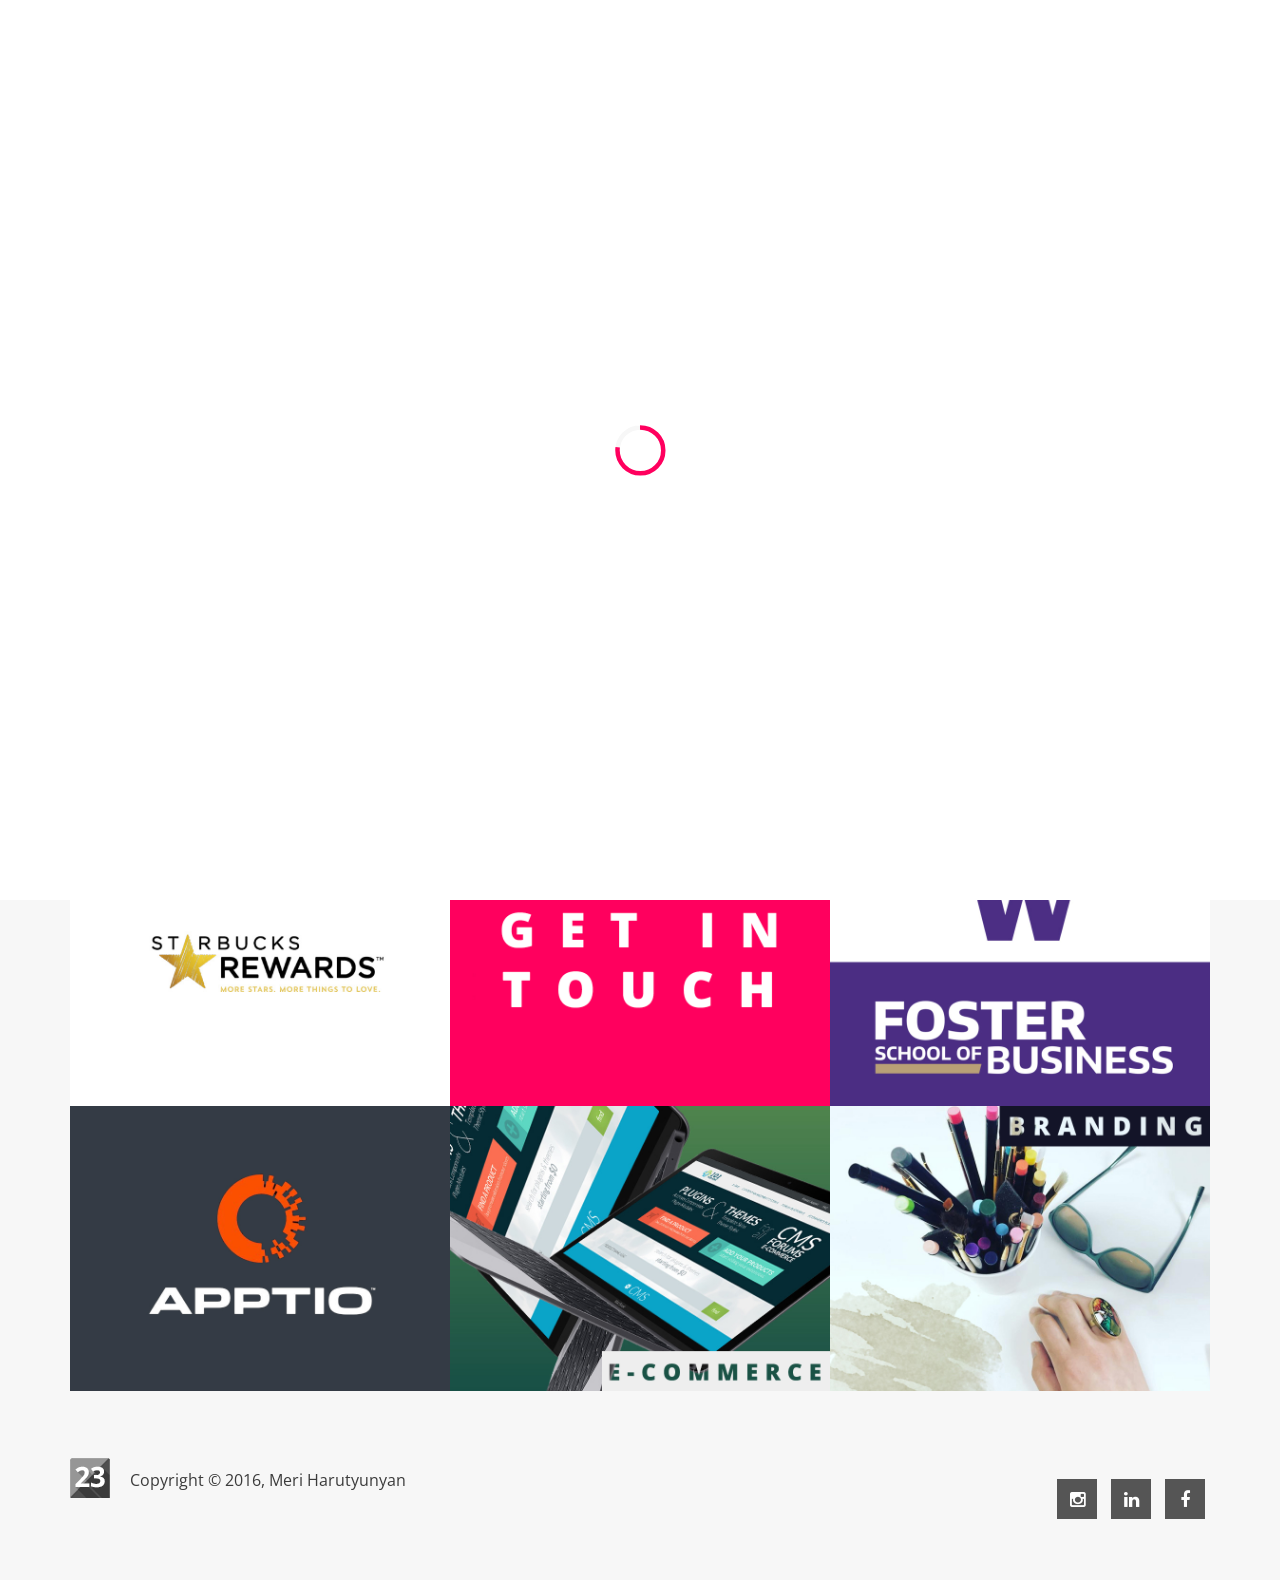
<file: 23visuel/public_html/index.html>
<!DOCTYPE html>
<html lang="en">
    <head>
        <meta charset="utf-8">
        <meta http-equiv="X-UA-Compatible" content="IE=edge">
        <meta name="viewport" content="width=device-width, initial-scale=1, maximum-scale=1">
        <meta name="description" content="Meri Harutyunyan is a Seattle based Art Director and UX designer. Her extensive portfolio represents works for US and international clients, including Starbucks and Walgreens">
        <meta name="keywords" content="ux designer, art director, visual designer, graphic designer, inspiration, ux blog, design blog, freelance, talent">
        <meta name="author" content="Meri Harutyunyan">

        <title>23visuel - Meri Harutyunyan's Portfolio</title>

        <!-- ===============    favicon link     =============== -->
        <link rel="icon" type="image/png" href="images/favicon.png" />

        <!-- ===============    Bootstrap core CSS     =============== -->
        <link rel="stylesheet" type="text/css" href="css/bootstrap.min.css" media="all" />

        <!-- ===============    font-awesome core CSS     =============== -->
        <link rel="stylesheet" type="text/css" href="css/font-awesome.min.css" media="all" />

        <!-- ===============    theme core CSS     =============== -->
        <link rel="stylesheet" type="text/css" href="css/effect1.css" media="all" />

        <!-- ===============    theme core CSS     =============== -->
        <link rel="stylesheet" type="text/css" href="css/theme.css" media="all" />

        <!-- ===============    responsive core CSS     =============== -->
        <link rel="stylesheet" type="text/css" href="css/responsive.css" media="all" />

        <!-- ===============    spacing core CSS     =============== -->
        <link rel="stylesheet" type="text/css" href="css/spacing.min.css" media="all" />

        <!-- ===============    theme content color core CSS     =============== -->
        <link rel="stylesheet" type="text/css" href="css/theme-content-color/blue.css" media="all" />
        
        <!-- ===============    23visuel CSS     =============== -->
        <link rel="stylesheet" type="text/css" href="css/style.css" media="all" />


        <!-- ===============    Google fonts CSS     =============== -->
        <link href='https://fonts.googleapis.com/css?family=Open+Sans:400,300,600,700,800|Playfair+Display:400,300,700,900' rel='stylesheet' type='text/css'>

        <!-- Just for debugging purposes. Don't actually copy this line! -->
        <!--[if lt IE 9]><script src="js/ie8-responsive-file-warning.js"></script><![endif]-->

        <!-- HTML5 shim and Respond.js IE8 support of HTML5 elements and media queries -->
        <!--[if lt IE 9]>
            <script src="https://oss.maxcdn.com/libs/html5shiv/3.7.0/html5shiv.js"></script>
            <script src="https://oss.maxcdn.com/libs/respond.js/1.4.2/respond.min.js"></script>
        <![endif]-->
    </head>

    <body>


        <!-- ===============    Start template markup     =============== -->

        <!-- START preloader section -->
        <div class="ip-container" id="ip-container">
            <div class="ip-header">
                <div class="ip-loader">
                    <svg class="ip-inner" width="60px" height="60px" viewBox="0 0 80 80">
                        <path class="ip-loader-circlebg" d="M40,10C57.351,10,71,23.649,71,40.5S57.351,71,40.5,71 S10,57.351,10,40.5S23.649,10,40.5,10z"/>
                        <path id="ip-loader-circle" class="ip-loader-circle" d="M40,10C57.351,10,71,23.649,71,40.5S57.351,71,40.5,71 S10,57.351,10,40.5S23.649,10,40.5,10z"/>
                    </svg>
                </div>
            </div>
            <div class="menu-wrapper">
                <div class="container">
                    <header>
                        <div class="logo">
                            <a href="http://23visuel.com/">
                                <img src="images/logo.png" alt="">
                            </a>
                        </div>
                        <div class="mobile-menu">
                            <span class="line"></span>
                        </div>
                        <nav>
                            <ul>
                                <li class="active"><a href="#">Portfolio</a></li>
                                <li><a href="http://23visuel.com/design-process/">Design Process</a></li>
                                <li><a href="http://23visuel.com/about/">About</a></li>
                                <li><a href="http://23visuel.com/assets/Visual-UX-Designer_MH_Resume.pdf">Resume</a></li>
                                <!--<li><a href="http://uxmaid.com">Blog</a></li>-->
                            </ul>
                        </nav>
                    </header>
                </div>
            </div>
        </div>
        <!--/ END preloader section -->
        <!-- START page title section -->
        <div class="page-title">
            <div class="container">
                <div class="row">
                    <div class="col-md-7 col-xs-12">
                        <h1 class="title"><span class="theme-color" style="">defining</span><br />environments</h1>
                        <p class="contact">
                            A portfolio of Meri Harutyunyan &mdash;
                            Art Director, UX Storyteller<br />
                            <a href="mailto:meri@23visuel.com">meri@23visuel.com</a>
                        </p>
                    </div>
                </div>
            </div>
        </div>
        <!--/ END page title section -->
        <div class="container">
            <!-- work filter -->
            <div class="row">
                <div class="col-md-12">
                    <ul class="atom-portfolio-filter text-left list-inline">
                        <!--<li><a href="#" data-filter="*" class="active">All</a></li>-->
                        <li><a href="#" data-filter=".visual">Visual</a></li>
                        <li><a href="#" data-filter=".apps">Mobile Apps</a></li>
                        <li><a href="#" data-filter=".ux">UX</a></li>
                        <li><a href="#" data-filter=".branding">Branding</a></li>
                    </ul>
                </div>
            </div>
            <!--/ work filter -->
            <!-- work grid -->
            <div class="work-grids-area hover-one no-gutter" id="atom-works-grid">
                <div class="col-sm-4 col-xs-12 atom-work-item visual apps">
                   <a href="http://23visuel.com/portfolio/pinner/">
                       <img src="images/portfolio/pinner.jpg" alt="" class="img-responsive">
                       <div class="desc text-center">
                           <h5>Pinner | 2014</h5>
                           <p>location based mobile app</p>
                       </div>
                   </a>
                </div>
                <div class="col-sm-4 col-xs-12 atom-work-item visual ux">
                   <a href="http://23visuel.com/portfolio/amazon-chipin/">
                       <img src="images/portfolio/amazon.jpg" alt="" class="img-responsive">
                       <div class="desc text-center">
                           <h5>Amazon</h5>
                           <h5>gift registry</h5>
                           <p>UX project</p>
                       </div>
                   </a>
                </div>
                <div class="col-sm-4 col-xs-12 atom-work-item visual branding">
                   <a href="http://23visuel.com/portfolio/walgreens/">
                       <img src="images/portfolio/walgreens.jpg" alt="" class="img-responsive">
                       <div class="desc text-center">
                           <h5 style="font-size:0.9em">Walgreens / Drugstore</h5>
                           <p>campaign designs</p>
                       </div>
                   </a>
                </div>
                <div class="col-sm-4 col-xs-12 atom-work-item visual branding">
                   <a href="http://23visuel.com/portfolio/starbucks/">
                       <img src="images/portfolio/sbux.jpg" alt="" class="img-responsive">
                       <div class="desc text-center">
                           <h5>Starbucks</h5>
                           <p>member newsletters</p>
                       </div>
                   </a>
                </div>
                <div class="col-sm-4 col-xs-12 atom-work-item connect visual branding ux apps desktop-switch">
                   <a href="mailto:meri@23visuel.com" target="_blank">
                       <img src="images/connect.gif" alt="" class="img-responsive">
                       <div class="desc text-center">
                           <h5>meri@23visuel.com</h5>
                           <p>business inquiries</p>
                       </div>
                   </a>
                </div>
                <div class="col-sm-4 col-xs-12 atom-work-item visual branding">
                   <a href="http://23visuel.com/portfolio/UW/">
                       <img src="images/portfolio/UW.jpg" alt="" class="img-responsive">
                       <div class="desc text-center">
                           <h5>UW</h5>
                           <p>design pattern</p>
                       </div>
                   </a>
                </div>
                <div class="col-sm-4 col-xs-12 atom-work-item ux">
                   <a href="http://23visuel.com/portfolio/apptio/">
                       <img src="images/portfolio/apptio.jpg" alt="" class="img-responsive">
                       <div class="desc text-center">
                           <h5>B2B service</h5>
                           <p>UX critique</p>
                       </div>
                   </a>
                </div>
                <div class="col-sm-4 col-xs-12 atom-work-item visual">
                   <a href="http://23visuel.com/portfolio/101addons/">
                       <img src="images/portfolio/101addons.jpg" alt="" class="img-responsive">
                       <div class="desc text-center">
                           <h5>101Addons</h5>
                           <p>eCommerce design</p>
                       </div>
                   </a>
                </div>
                <div class="col-sm-4 col-xs-12 atom-work-item visual branding">
                   <a href="http://23visuel.com/portfolio/logos-type/">
                       <img src="images/portfolio/logos-type.jpg" alt="" class="img-responsive">
                       <div class="desc text-center">
                           <h5>Branding</h5>
                           <p>components</p>
                       </div>
                   </a>
                </div>
                <div class="col-sm-4 col-xs-12 atom-work-item connect visual branding ux apps mobile-switch">
                   <a href="mailto:meri@23visuel.com" target="_blank">
                       <img src="images/connect.gif" alt="" class="img-responsive">
                       <div class="desc text-center">
                           <h5>meri@23visuel.com</h5>
                           <p>business inquiries</p>
                       </div>
                   </a>
                </div>
            </div>
            <!--/ work grid -->
        </div>
        <!-- START footer section -->
        <footer class="atom-footer-area small-section">
            <div class="container">
                <div class="row">
                    <div class="col-md-6">
                        <div class="copyright">
                            <img src="images/logo-footer.png" alt="logo" class="img-responsive">
                            <p>Copyright &copy; 2016, Meri Harutyunyan</p>
                        </div>
                    </div>
                    <div class="col-md-6 text-right">
                        <ul class="list-inline social-icons">
                            <li><a href="https://www.instagram.com/merisuel/" target="_blank"><i class="fa fa-instagram"></i></a></li>
                            <li><a href="https://www.linkedin.com/in/meriharutyunyan" target="_blank"><i class="fa fa-linkedin"></i></a></li>
                            <!--<li><a href="https://twitter.com/uxmaid" target="_blank"><i class="fa fa-twitter"></i></a></li>-->
                            <li><a href="https://www.facebook.com/merisuel" target="_blank"><i class="fa fa-facebook"></i></a></li>
                        </ul>
                    </div>
                </div>
            </div>
        </footer>
        <!--/ END footer section -->

        <!-- ===============    /End template markup     =============== -->


        <!-- ===============    jQuery core jquery     =============== -->
        <script src="https://ajax.googleapis.com/ajax/libs/jquery/1.11.3/jquery.min.js"></script>
        <script>window.jQuery || document.write('<script src="js/jquery-1.11.3.min.js"><\/script>')</script>
        <!-- ===============    Bootstrap core jquery     =============== -->
        <script type="text/javascript" src="js/bootstrap.min.js"></script>

        <!-- ===============    modernizr core jquery     =============== -->
        <script type="text/javascript" src="js/modernizr.custom.js"></script>

        <!-- ===============    classie core jquery     =============== -->
        <script type="text/javascript" src="js/classie.js"></script>

        <!-- ===============    pathLoader core jquery     =============== -->
        <script type="text/javascript" src="js/pathLoader.js"></script>

        <!-- ===============    imagesloaded core jquery     =============== -->
        <script type="text/javascript" src="js/imagesloaded.pkgd.min.js"></script>
        
        <!-- ===============    maps api core JavaScript     =============== -->
        <script type="text/javascript" src="https://maps.google.com/maps/api/js?sensor=true"></script>

        <!-- ===============    stellar core jquery     =============== -->
        <script type="text/javascript" src="js/jquery.stellar.min.js"></script>

        <!-- ===============    smooth core jquery     =============== -->
        <script type="text/javascript" src="js/smooth.js"></script>

        <!-- ===============    isotope core jquery     =============== -->
        <script type="text/javascript" src="js/isotopoe.pkgd.min.js"></script>

        <!-- ===============    ROW JavaScript Plugins    =============== -->
        <script type="text/javascript" src="js/row-plugins.js"></script>

        <!-- ===============    Active core JavaScript     =============== -->
        <script type="text/javascript" src="js/active.js"></script>
        <script>
            (function(i,s,o,g,r,a,m){i['GoogleAnalyticsObject']=r;i[r]=i[r]||function(){
            (i[r].q=i[r].q||[]).push(arguments)},i[r].l=1*new Date();a=s.createElement(o),
            m=s.getElementsByTagName(o)[0];a.async=1;a.src=g;m.parentNode.insertBefore(a,m)
            })(window,document,'script','//www.google-analytics.com/analytics.js','ga');

            ga('create', 'UA-36907546-1', 'auto');
            ga('require', 'displayfeatures');
            ga('send', 'pageview');

        </script>
    </body>
</html>
</file>
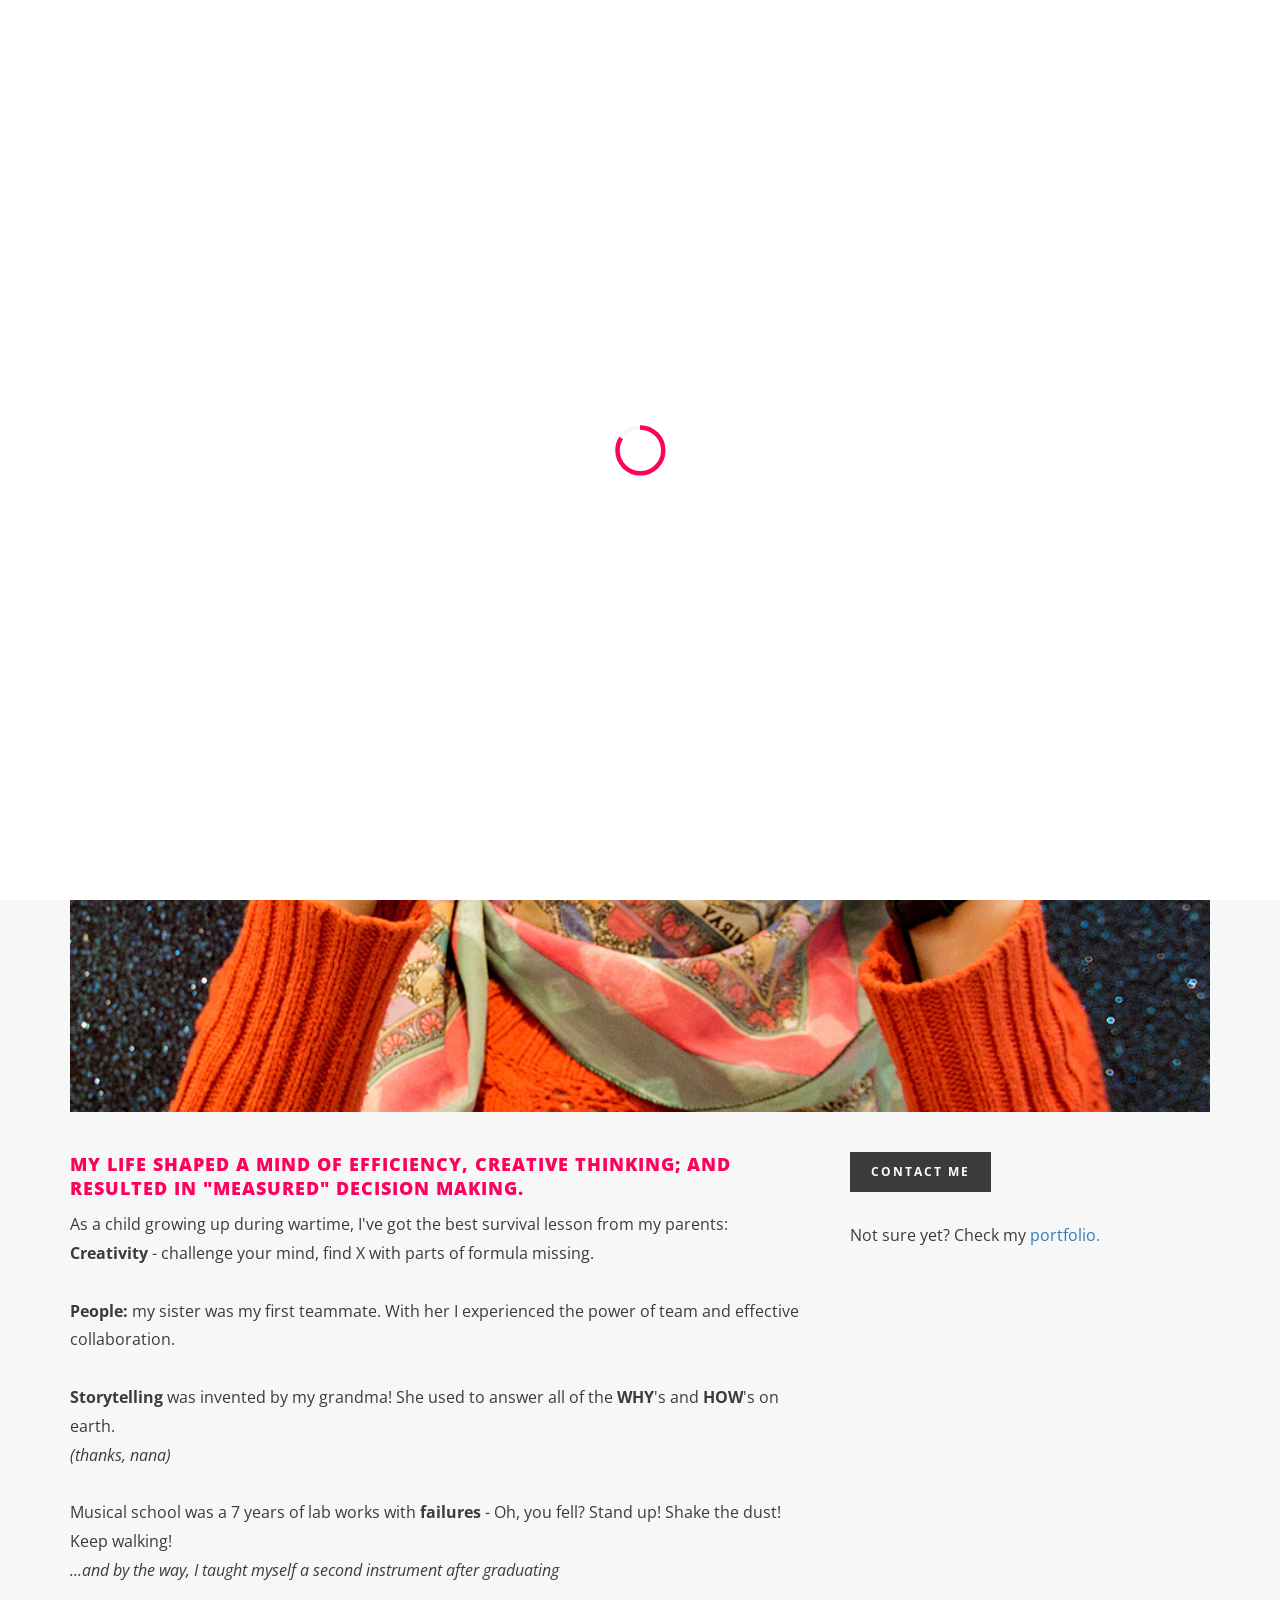
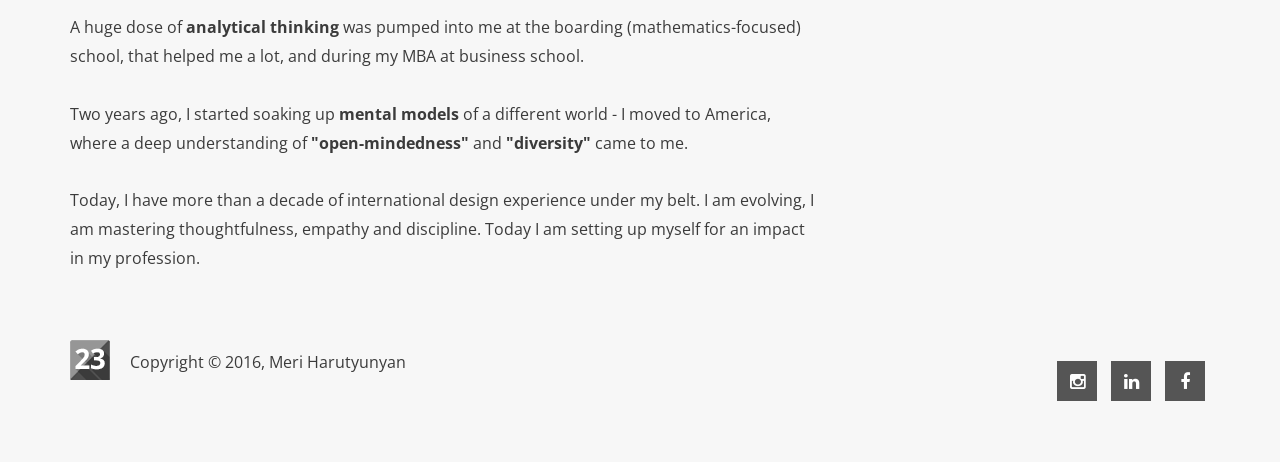
<file: 23visuel/public_html/about/index.html>
<!DOCTYPE html>
<html lang="en">
    <head>
        <meta charset="utf-8">
        <meta http-equiv="X-UA-Compatible" content="IE=edge">
        <meta name="viewport" content="width=device-width, initial-scale=1, maximum-scale=1">
        <meta name="description" content="Meri Harutyunyan is a Seattle based Art Director and UX designer. Her extensive portfolio represents works for US and international clients, including Starbucks and Walgreens">
        <meta name="keywords" content="ux designer, art director, visual designer, graphic designer, inspiration, ux blog, design blog, freelance, talent">
        <meta name="author" content="Meri Harutyunyan">

        <title>About 23visuel - Meri Harutyunyan</title>




        <!-- ===============    favicon link     =============== -->
        <link rel="icon" type="image/png" href="../images/favicon.png" />

        <!-- ===============    Bootstrap core CSS     =============== -->
        <link rel="stylesheet" type="text/css" href="../css/bootstrap.min.css" media="all" />

        <!-- ===============    font-awesome core CSS     =============== -->
        <link rel="stylesheet" type="text/css" href="../css/font-awesome.min.css" media="all" />

        <!-- ===============    theme core CSS     =============== -->
        <link rel="stylesheet" type="text/css" href="../css/effect1.css" media="all" />

        <!-- ===============    theme core CSS     =============== -->
        <link rel="stylesheet" type="text/css" href="../css/theme.css" media="all" />

        <!-- ===============    responsive core CSS     =============== -->
        <link rel="stylesheet" type="text/css" href="../css/responsive.css" media="all" />

        <!-- ===============    spacing core CSS     =============== -->
        <link rel="stylesheet" type="text/css" href="../css/spacing.min.css" media="all" />

        <!-- ===============    theme content color core CSS     =============== -->
        <link rel="stylesheet" type="text/css" href="../css/theme-content-color/blue.css" media="all" />
        
        <!-- ===============    23visuel CSS     =============== -->
        <link rel="stylesheet" type="text/css" href="../css/style.css" media="all" />


        <!-- ===============    Google fonts CSS     =============== -->
        <link href='https://fonts.googleapis.com/css?family=Open+Sans:400,300,600,700,800|Playfair+Display:400,300,700,900' rel='stylesheet' type='text/css'>

        <!-- Just for debugging purposes. Don't actually copy this line! -->
        <!--[if lt IE 9]><script src="js/ie8-responsive-file-warning.js"></script><![endif]-->

        <!-- HTML5 shim and Respond.js IE8 support of HTML5 elements and media queries -->
        <!--[if lt IE 9]>
            <script src="https://oss.maxcdn.com/libs/html5shiv/3.7.0/html5shiv.js"></script>
            <script src="https://oss.maxcdn.com/libs/respond.js/1.4.2/respond.min.js"></script>
        <![endif]-->
    </head>

    <body>
        


        <!-- ===============    Start template markup     =============== -->

        <!-- START preloader section -->
        <div class="ip-container" id="ip-container">
            <div class="ip-header">
                <div class="ip-loader">
                    <svg class="ip-inner" width="60px" height="60px" viewBox="0 0 80 80">
                        <path class="ip-loader-circlebg" d="M40,10C57.351,10,71,23.649,71,40.5S57.351,71,40.5,71 S10,57.351,10,40.5S23.649,10,40.5,10z"/>
                        <path id="ip-loader-circle" class="ip-loader-circle" d="M40,10C57.351,10,71,23.649,71,40.5S57.351,71,40.5,71 S10,57.351,10,40.5S23.649,10,40.5,10z"/>
                    </svg>
                </div>
            </div>
            <div class="menu-wrapper">
                <div class="container">
                    <header>
                        <div class="logo">
                            <a href="http://23visuel.com/">
                                <img src="../images/logo.png" alt="">
                            </a>
                        </div>
                        <div class="mobile-menu">
                            <span class="line"></span>
                        </div>
                        <nav>
                            <ul>
                                <li><a href="http://23visuel.com/">Portfolio</a></li>
                                <li><a href="http://23visuel.com/design-process/">Design Process</a></li>
                                <li class="active"><a href="#">About</a></li>
                                <li><a href="http://23visuel.com/assets/Visual-UX-Designer_MH_Resume.pdf">Resume</a></li>
                                <!--<li><a href="http://uxmaid.com">Blog</a></li>-->
                            </ul>
                        </nav>
                    </header>
                </div>
            </div>
        </div>
        <!--/ END preloader section -->
        <!-- START page title section -->
        <div class="page-title about-me">
            <div class="container">
                <div class="row">
                    <div class="col-md-7 col-xs-12">
                        <h1 class="title">Hello, I am <span class="theme-color">Meri,</span></h1>
                        <p><strong>that's "Mary" spelled in a cool way.</strong></p>
                        <p class="contact"><a href="mailto:meri@23visuel.com">meri@23visuel.com</a></p>
                    </div>
                </div>
            </div>
        </div>
        <!--/ END page title section -->
        <!-- START parallax -->
        <div class="small-section about-me">
            <div class="container">
                <div class="row">
                    <div class="col-md-12">
                        <blockquote>The patterns are simple, but followed together, they make for a whole that is wiser than the sum of its parts. Go for a walk; cultivate hunches; write everything down, but keep your folders messy; embrace serendipity; make generative mistakes; take on multiple hobbies; frequent coffeehouses and other liquid networks; follow the links; let others build on your ideas; borrow, recycle; reinvent. Build a tangled bank.<p><a href="https://en.wikipedia.org/wiki/Steven_Johnson_(author)" target="_blank">– Steven Johnson</a></p></blockquote>
                        <div class="about-fullimg fixed-bg desktop-switch" data-background="../images/about_me.jpg" data-stellar-background-ratio="0.5"></div>
                        <img class="single-potfolio-image img-responsive mb-20 mobile-switch" src="../images/about_me.jpg"></img>
                    </div>
                </div>
            </div>
        </div>
        <!--/ END parallax -->                    
        <!-- START section -->
        <div>
            <div class="container">
                <div class="row">
                    <div class="col-md-8">
                        <h4>My life shaped a mind of efficiency, creative thinking; and resulted in "measured" decision making.</h4>
                        As a child growing up during wartime, I've got the best survival lesson from my parents:<br /><strong>Creativity</strong> - challenge your mind, find X with parts of formula missing.<br /><br />
                        <strong>People:</strong> my sister was my first teammate. With her I experienced the power of team and effective collaboration.<br /><br />
                        <strong>Storytelling</strong> was invented by my grandma! She used to answer all of the <strong>WHY</strong>'s and <strong>HOW</strong>'s on earth.<br /><i>(thanks, nana)</i><br /><br />
                        Musical school was a 7 years of lab works with <strong>failures</strong> - Oh, you fell? Stand up! Shake the dust! Keep walking!<br />
                        <i>...and by the way, I taught myself a second instrument after graduating</i><br /><br />
                        A huge dose of <strong>analytical thinking</strong> was pumped into me at the boarding (mathematics-focused) school, that helped me a lot, and during my MBA at business school.<br /><br />
                        Two years ago, I started soaking up <strong>mental models</strong> of a different world - I moved to America, where a deep understanding of <strong>"open-mindedness"</strong> and <strong>"diversity"</strong> came to me.<br /><br />
                        Today, I have more than a decade of international design experience under my belt. I am evolving, I am mastering thoughtfulness, empathy and discipline. Today I am setting up myself for an impact in my profession.
                    </div>
                    <div class="col-md-4">
                        <a href="mailto:meri@23visuel.com" class="btn btn-dark btn-sm mt-10" target="_blank">contact me</a><br /><br />
                        Not sure yet? Check my <a href="http://23visuel.com/">portfolio.</a>
                    </div>
                </div>
            </div>
        </div>
        <!--/ END section -->
        <!-- START footer section -->
        <footer class="atom-footer-area small-section">
            <div class="container">
                <div class="row">
                    <div class="col-md-6">
                        <div class="copyright">
                            <img src="../images/logo-footer.png" alt="logo" class="img-responsive">
                            <p>Copyright &copy; 2016, Meri Harutyunyan</p>
                        </div>
                    </div>
                    <div class="col-md-6 text-right">
                        <ul class="list-inline social-icons">
                            <li><a href="https://www.instagram.com/merisuel/" target="_blank"><i class="fa fa-instagram"></i></a></li>
                            <li><a href="https://www.linkedin.com/in/meriharutyunyan" target="_blank"><i class="fa fa-linkedin"></i></a></li>
                            <!--<li><a href="https://twitter.com/uxmaid" target="_blank"><i class="fa fa-twitter"></i></a></li>-->
                            <li><a href="https://www.facebook.com/merisuel" target="_blank"><i class="fa fa-facebook"></i></a></li>
                        </ul>
                    </div>
                </div>
            </div>
        </footer>
        <!--/ END footer section -->

        <!-- ===============    /End template markup     =============== -->


        <!-- ===============    jQuery core jquery     =============== -->
        <script src="https://ajax.googleapis.com/ajax/libs/jquery/1.11.3/jquery.min.js"></script>
        <script>window.jQuery || document.write('<script src="js/jquery-1.11.3.min.js"><\/script>')</script>
        <!-- ===============    Bootstrap core jquery     =============== -->
        <script type="text/javascript" src="../js/bootstrap.min.js"></script>

        <!-- ===============    modernizr core jquery     =============== -->
        <script type="text/javascript" src="../js/modernizr.custom.js"></script>

        <!-- ===============    classie core jquery     =============== -->
        <script type="text/javascript" src="../js/classie.js"></script>

        <!-- ===============    pathLoader core jquery     =============== -->
        <script type="text/javascript" src="../js/pathLoader.js"></script>

        <!-- ===============    imagesloaded core jquery     =============== -->
        <script type="text/javascript" src="../js/imagesloaded.pkgd.min.js"></script>
        
        <!-- ===============    maps api core JavaScript     =============== -->
        <script type="text/javascript" src="https://maps.google.com/maps/api/js?sensor=true"></script>

        <!-- ===============    stellar core jquery     =============== -->
        <script type="text/javascript" src="../js/jquery.stellar.min.js"></script>

        <!-- ===============    smooth core jquery     =============== -->
        <script type="text/javascript" src="../js/smooth.js"></script>

        <!-- ===============    isotope core jquery     =============== -->
        <script type="text/javascript" src="../js/isotopoe.pkgd.min.js"></script>

        <!-- ===============    masonary core jquery     =============== -->
        <script type="text/javascript" src="../js/masonary.min.js"></script>

        <!-- ===============    ROW JavaScript Plugins    =============== -->
        <script type="text/javascript" src="../js/row-plugins.js"></script>

        <!-- ===============    Active core JavaScript     =============== -->
        <script type="text/javascript" src="../js/active.js"></script>
        <script>
            (function(i,s,o,g,r,a,m){i['GoogleAnalyticsObject']=r;i[r]=i[r]||function(){
            (i[r].q=i[r].q||[]).push(arguments)},i[r].l=1*new Date();a=s.createElement(o),
            m=s.getElementsByTagName(o)[0];a.async=1;a.src=g;m.parentNode.insertBefore(a,m)
            })(window,document,'script','//www.google-analytics.com/analytics.js','ga');

            ga('create', 'UA-36907546-1', 'auto');
            ga('require', 'displayfeatures');
            ga('send', 'pageview');

        </script>
    </body>
</html>
</file>
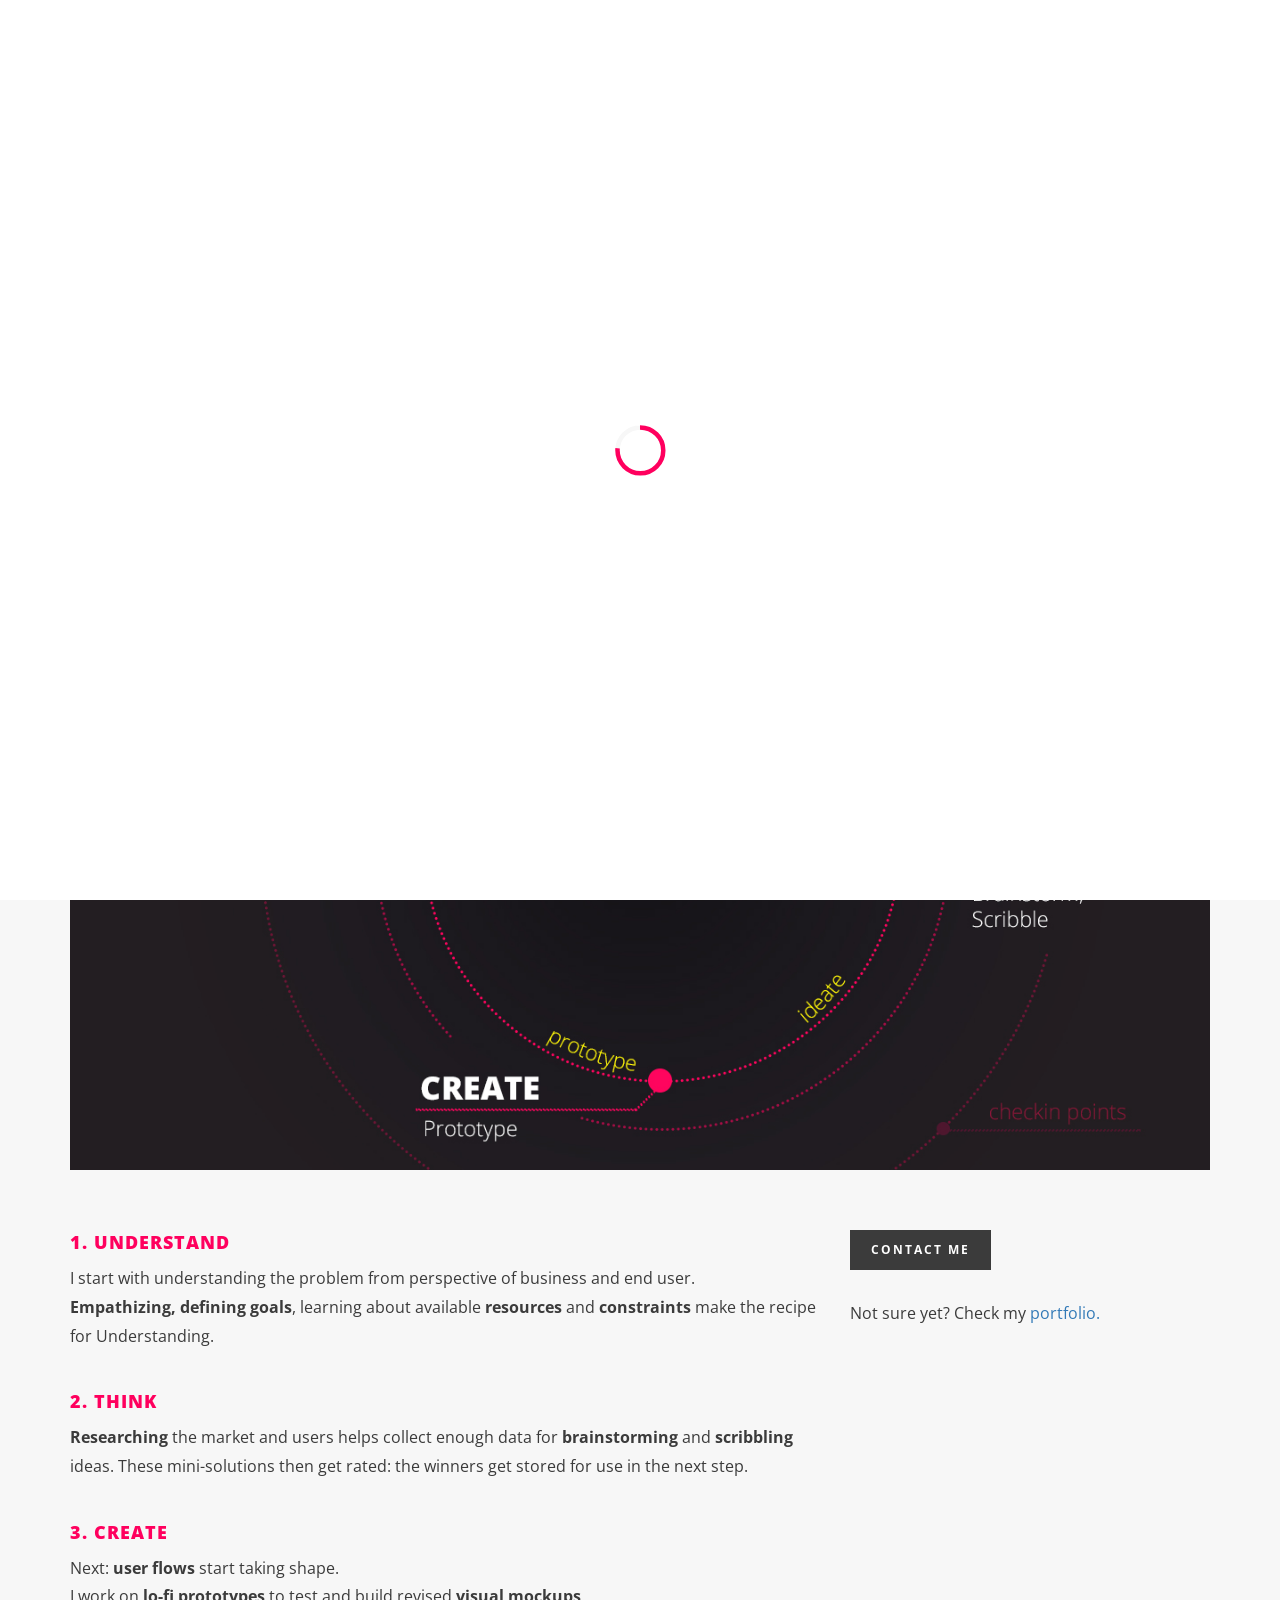
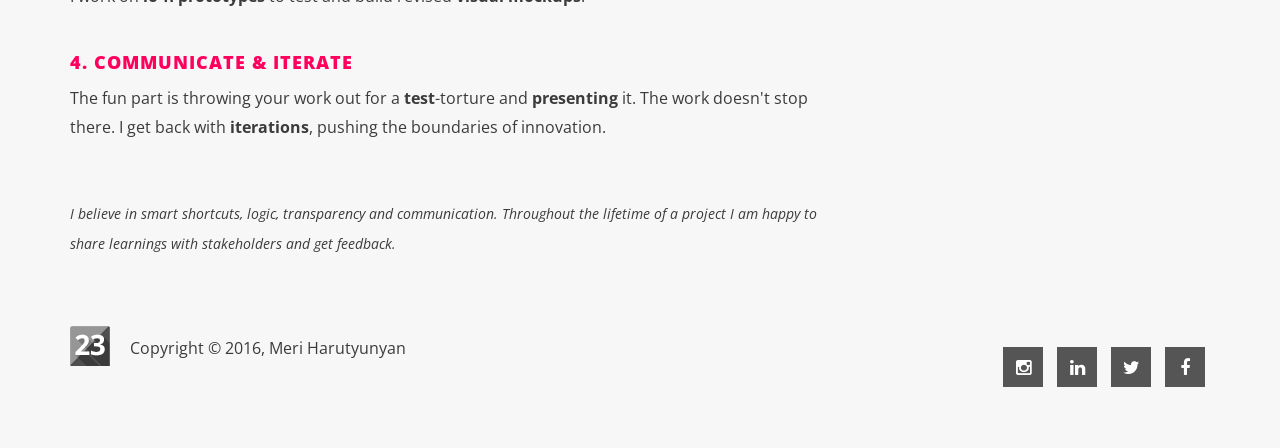
<file: 23visuel/public_html/design-process/index.html>
<!DOCTYPE html>
<html lang="en">
    <head>
        <meta charset="utf-8">
        <meta http-equiv="X-UA-Compatible" content="IE=edge">
        <meta name="viewport" content="width=device-width, initial-scale=1, maximum-scale=1">
        <meta name="description" content="Meri Harutyunyan is a Seattle based Art Director and UX designer. Her extensive portfolio represents works for US and international clients, including Starbucks and Walgreens">
        <meta name="keywords" content="ux designer, art director, visual designer, graphic designer, inspiration, ux blog, design blog, freelance, talent">
        <meta name="author" content="Meri Harutyunyan">

        <title>Design Process 23visuel - Meri Harutyunyan</title>




        <!-- ===============    favicon link     =============== -->
        <link rel="icon" type="image/png" href="../images/favicon.png" />

        <!-- ===============    Bootstrap core CSS     =============== -->
        <link rel="stylesheet" type="text/css" href="../css/bootstrap.min.css" media="all" />

        <!-- ===============    font-awesome core CSS     =============== -->
        <link rel="stylesheet" type="text/css" href="../css/font-awesome.min.css" media="all" />

        <!-- ===============    theme core CSS     =============== -->
        <link rel="stylesheet" type="text/css" href="../css/effect1.css" media="all" />

        <!-- ===============    theme core CSS     =============== -->
        <link rel="stylesheet" type="text/css" href="../css/theme.css" media="all" />

        <!-- ===============    responsive core CSS     =============== -->
        <link rel="stylesheet" type="text/css" href="../css/responsive.css" media="all" />

        <!-- ===============    spacing core CSS     =============== -->
        <link rel="stylesheet" type="text/css" href="../css/spacing.min.css" media="all" />

        <!-- ===============    theme content color core CSS     =============== -->
        <link rel="stylesheet" type="text/css" href="../css/theme-content-color/blue.css" media="all" />
        
        <!-- ===============    23visuel CSS     =============== -->
        <link rel="stylesheet" type="text/css" href="../css/style.css" media="all" />


        <!-- ===============    Google fonts CSS     =============== -->
        <link href='https://fonts.googleapis.com/css?family=Open+Sans:400,300,600,700,800|Playfair+Display:400,300,700,900' rel='stylesheet' type='text/css'>

        <!-- Just for debugging purposes. Don't actually copy this line! -->
        <!--[if lt IE 9]><script src="js/ie8-responsive-file-warning.js"></script><![endif]-->

        <!-- HTML5 shim and Respond.js IE8 support of HTML5 elements and media queries -->
        <!--[if lt IE 9]>
            <script src="https://oss.maxcdn.com/libs/html5shiv/3.7.0/html5shiv.js"></script>
            <script src="https://oss.maxcdn.com/libs/respond.js/1.4.2/respond.min.js"></script>
        <![endif]-->
    </head>

    <body>
        


        <!-- ===============    Start template markup     =============== -->

        <!-- START preloader section -->
        <div class="ip-container" id="ip-container">
            <div class="ip-header">
                <div class="ip-loader">
                    <svg class="ip-inner" width="60px" height="60px" viewBox="0 0 80 80">
                        <path class="ip-loader-circlebg" d="M40,10C57.351,10,71,23.649,71,40.5S57.351,71,40.5,71 S10,57.351,10,40.5S23.649,10,40.5,10z"/>
                        <path id="ip-loader-circle" class="ip-loader-circle" d="M40,10C57.351,10,71,23.649,71,40.5S57.351,71,40.5,71 S10,57.351,10,40.5S23.649,10,40.5,10z"/>
                    </svg>
                </div>
            </div>
            <div class="menu-wrapper">
                <div class="container">
                    <header>
                        <div class="logo">
                            <a href="http://23visuel.com/">
                                <img src="../images/logo.png" alt="">
                            </a>
                        </div>
                        <div class="mobile-menu">
                            <span class="line"></span>
                        </div>
                        <nav>
                            <ul>
                                <li><a href="http://23visuel.com/">Portfolio</a></li>
                                <li class="active"><a href="#">Design Process</a></li>
                                <li><a href="http://23visuel.com/about/">About</a></li>
                                <li><a href="http://23visuel.com/assets/Visual-UX-Designer_MH_Resume.pdf">Resume</a></li>
                                <!--<li><a href="http://uxmaid.com">Blog</a></li>-->
                            </ul>
                        </nav>
                    </header>
                </div>
            </div>
        </div>
        <!--/ END preloader section -->
        <!-- START page title section -->
        <div class="page-title">
            <div class="container">
                <div class="row">
                    <div class="col-md-7 col-xs-12">
                        <h1 class="title">Design <span class="theme-color">Process</span></h1>
                        <p class="contact"><a href="mailto:meri@23visuel.com">meri@23visuel.com</a></p>
                    </div>
                </div>
            </div>
        </div>
        <!--/ END page title section -->
        <!-- START static photos -->
        <div class="small-section design-process">
            <div class="container">
                <div class="row">
                    <div class="col-md-12">
                        <blockquote>Design can solve society’s biggest problems… if we cultivate a love of learning through the design process.<p><a href="https://www.linkedin.com/in/davidsherwin" target="_blank">– David Sherwin</a></p></blockquote>
                        <img class="single-potfolio-image img-responsive mb-50" src="../images/design-process.jpg"></img>
                    </div>
                </div>
            </div>
        </div>
        <!--/ END static photos -->
        <!-- START section -->
        <div>
            <div class="container">
                <div class="row">
                    <div class="col-md-8">
                        <h4>1. Understand</h4>
                        I start with understanding the problem from perspective of business and end user.<br />
                        <strong>Empathizing, defining goals</strong>, learning about available <strong>resources</strong> and <strong>constraints</strong> make the recipe for Understanding.<br /><br />
                        <h4>2. Think</h4>
                        <strong>Researching</strong> the market and users helps collect enough data for <strong>brainstorming</strong> and <strong>scribbling</strong> ideas. These mini-solutions then get rated: the winners get stored for use in the next step.<br /><br />
                        <h4>3. Create</h4>
                        Next: <strong>user flows</strong> start taking shape.<br />
                        I work on <strong>lo-fi prototypes</strong> to test and build revised <strong>visual mockups</strong>.<br /><br />
                        <h4>4. Communicate &amp; Iterate</h4>
                        The fun part is throwing your work out for a <strong>test</strong>-torture and <strong>presenting</strong> it. The work doesn't stop there. I get back with <strong>iterations</strong>, pushing the boundaries of innovation.
                        <br /><br /><br />
                        <i class="small">I believe in smart shortcuts, logic, transparency and communication. Throughout the lifetime of a project I am happy to share learnings with stakeholders and get feedback.</i>
                    </div>
                    <div class="col-md-4">
                        <a href="mailto:meri@23visuel.com" class="btn btn-dark btn-sm mt-10" target="_blank">contact me</a><br /><br />
                        Not sure yet? Check my <a href="http://23visuel.com/">portfolio.</a>
                    </div>
                </div>
            </div>
        </div>
        <!--/ END section -->
        <!-- START footer section -->
        <footer class="atom-footer-area small-section">
            <div class="container">
                <div class="row">
                    <div class="col-md-6">
                        <div class="copyright">
                            <img src="../images/logo-footer.png" alt="logo" class="img-responsive">
                            <p>Copyright &copy; 2016, Meri Harutyunyan</p>
                        </div>
                    </div>
                    <div class="col-md-6 text-right">
                        <ul class="list-inline social-icons">
                            <li><a href="https://www.instagram.com/merisuel/" target="_blank"><i class="fa fa-instagram"></i></a></li>
                            <li><a href="https://www.linkedin.com/in/meriharutyunyan" target="_blank"><i class="fa fa-linkedin"></i></a></li>
                            <li><a href="https://twitter.com/uxmaid" target="_blank"><i class="fa fa-twitter"></i></a></li>
                            <li><a href="https://www.facebook.com/merisuel" target="_blank"><i class="fa fa-facebook"></i></a></li>
                        </ul>
                    </div>
                </div>
            </div>
        </footer>
        <!--/ END footer section -->

        <!-- ===============    /End template markup     =============== -->


        <!-- ===============    jQuery core jquery     =============== -->
        <script src="https://ajax.googleapis.com/ajax/libs/jquery/1.11.3/jquery.min.js"></script>
        <script>window.jQuery || document.write('<script src="js/jquery-1.11.3.min.js"><\/script>')</script>
        <!-- ===============    Bootstrap core jquery     =============== -->
        <script type="text/javascript" src="../js/bootstrap.min.js"></script>

        <!-- ===============    modernizr core jquery     =============== -->
        <script type="text/javascript" src="../js/modernizr.custom.js"></script>

        <!-- ===============    classie core jquery     =============== -->
        <script type="text/javascript" src="../js/classie.js"></script>

        <!-- ===============    pathLoader core jquery     =============== -->
        <script type="text/javascript" src="../js/pathLoader.js"></script>

        <!-- ===============    imagesloaded core jquery     =============== -->
        <script type="text/javascript" src="../js/imagesloaded.pkgd.min.js"></script>
        
        <!-- ===============    maps api core JavaScript     =============== -->
        <script type="text/javascript" src="https://maps.google.com/maps/api/js?sensor=true"></script>

        <!-- ===============    stellar core jquery     =============== -->
        <script type="text/javascript" src="../js/jquery.stellar.min.js"></script>

        <!-- ===============    smooth core jquery     =============== -->
        <script type="text/javascript" src="../js/smooth.js"></script>

        <!-- ===============    isotope core jquery     =============== -->
        <script type="text/javascript" src="../js/isotopoe.pkgd.min.js"></script>

        <!-- ===============    masonary core jquery     =============== -->
        <script type="text/javascript" src="../js/masonary.min.js"></script>

        <!-- ===============    ROW JavaScript Plugins    =============== -->
        <script type="text/javascript" src="../js/row-plugins.js"></script>

        <!-- ===============    Active core JavaScript     =============== -->
        <script type="text/javascript" src="../js/active.js"></script>
        <script>
            (function(i,s,o,g,r,a,m){i['GoogleAnalyticsObject']=r;i[r]=i[r]||function(){
            (i[r].q=i[r].q||[]).push(arguments)},i[r].l=1*new Date();a=s.createElement(o),
            m=s.getElementsByTagName(o)[0];a.async=1;a.src=g;m.parentNode.insertBefore(a,m)
            })(window,document,'script','//www.google-analytics.com/analytics.js','ga');

            ga('create', 'UA-36907546-1', 'auto');
            ga('require', 'displayfeatures');
            ga('send', 'pageview');

        </script>
    </body>
</html>
</file>
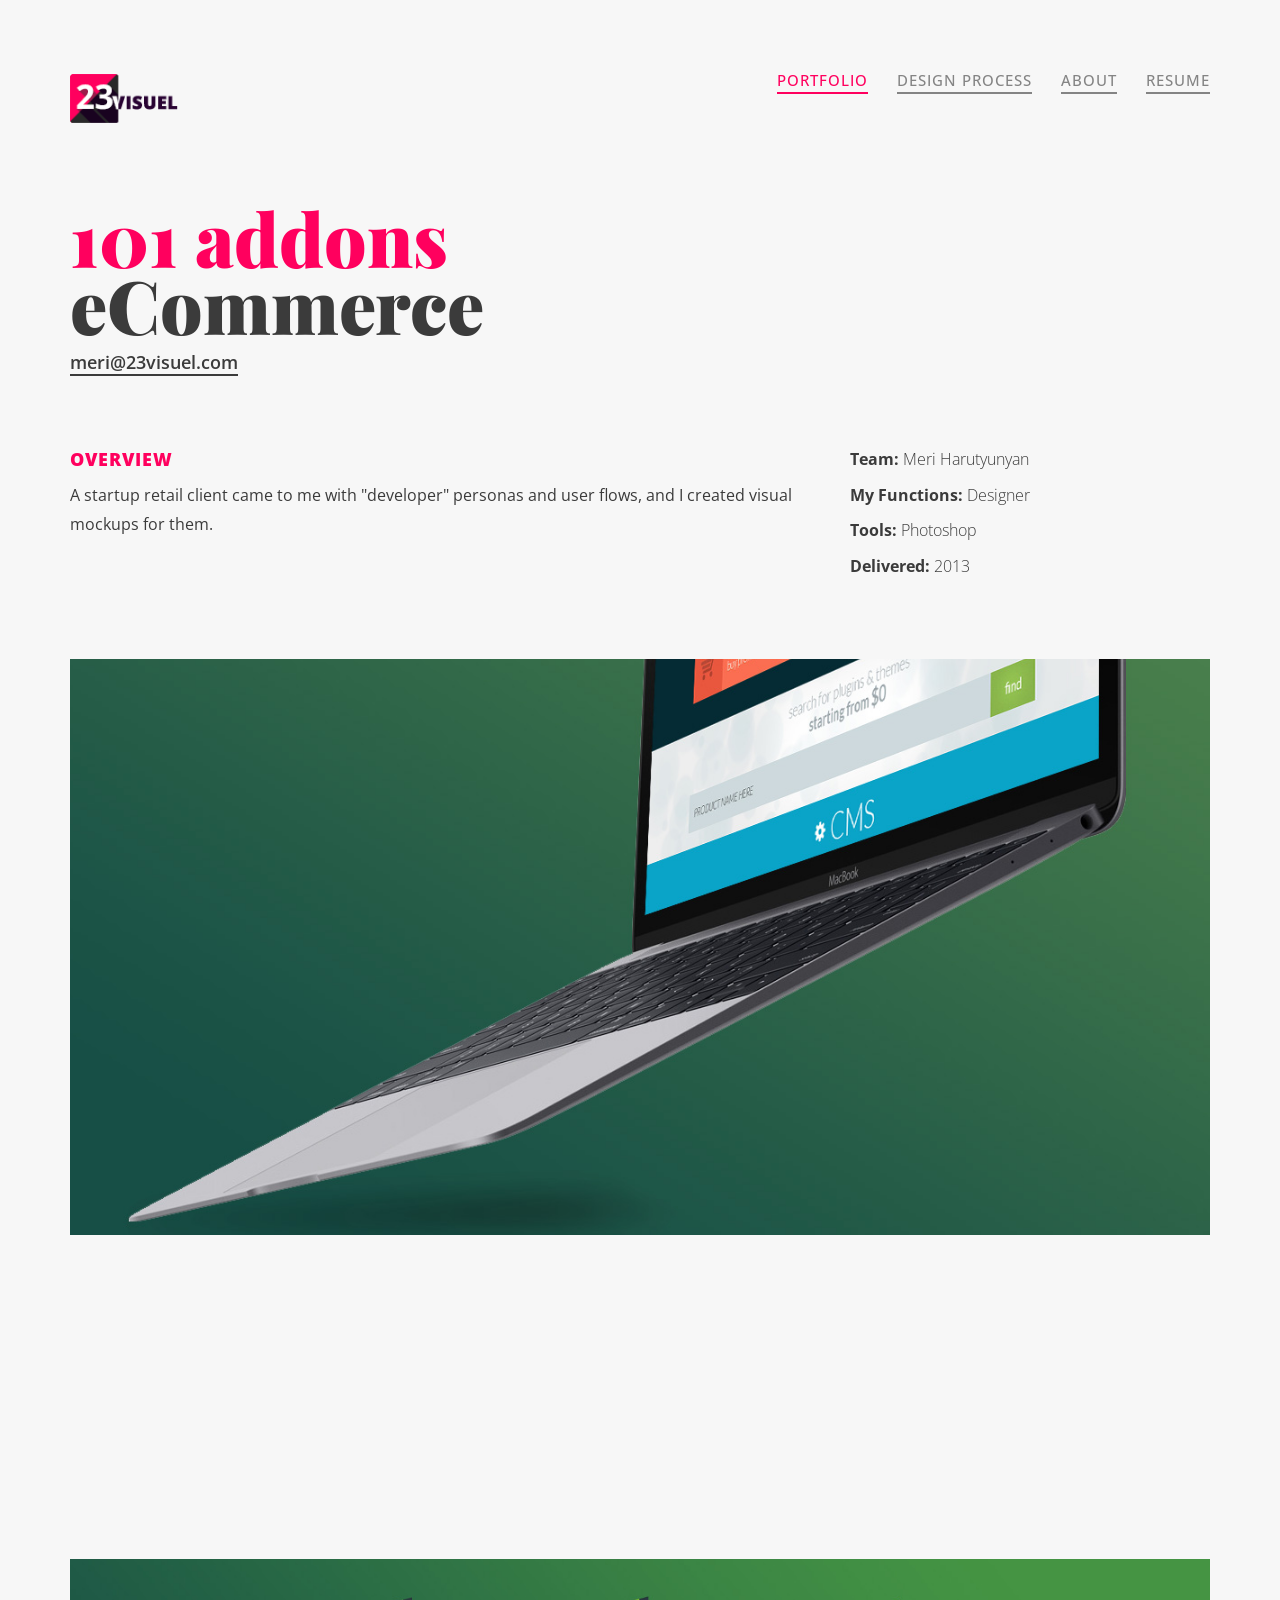
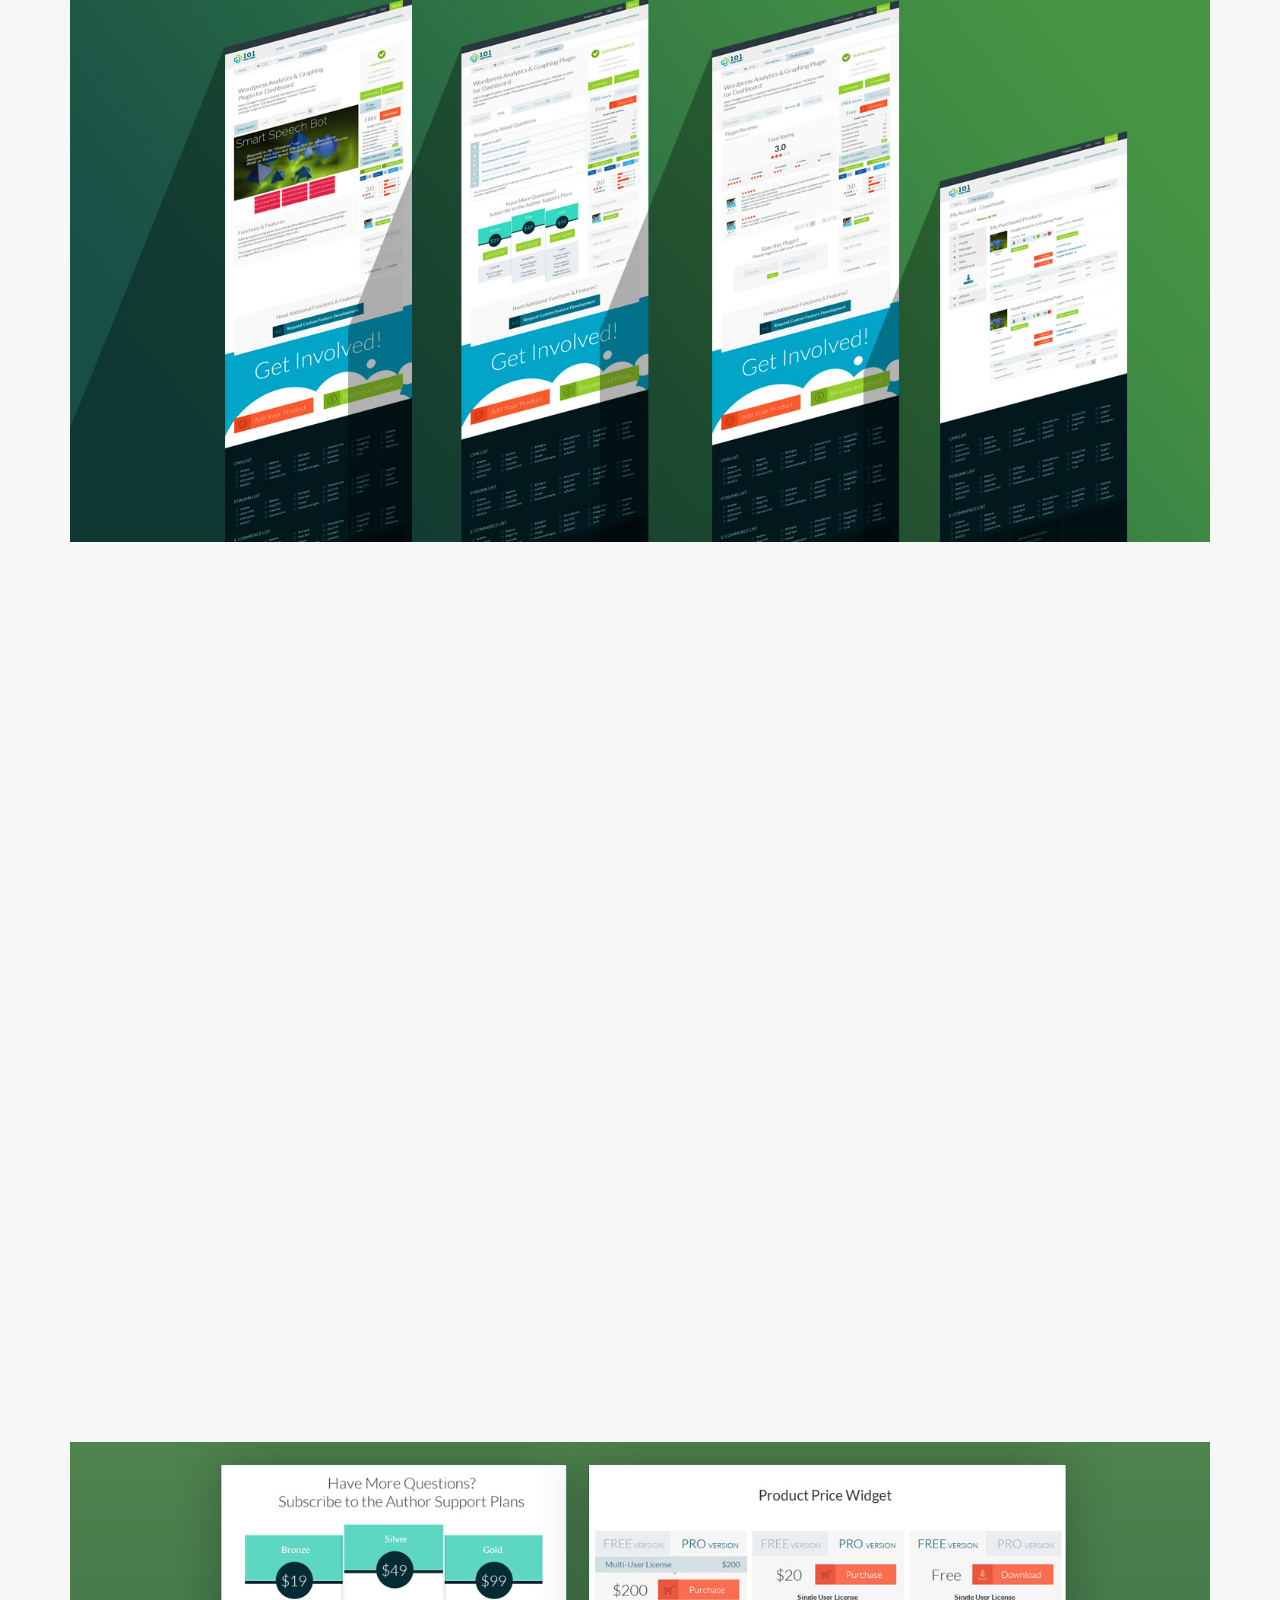
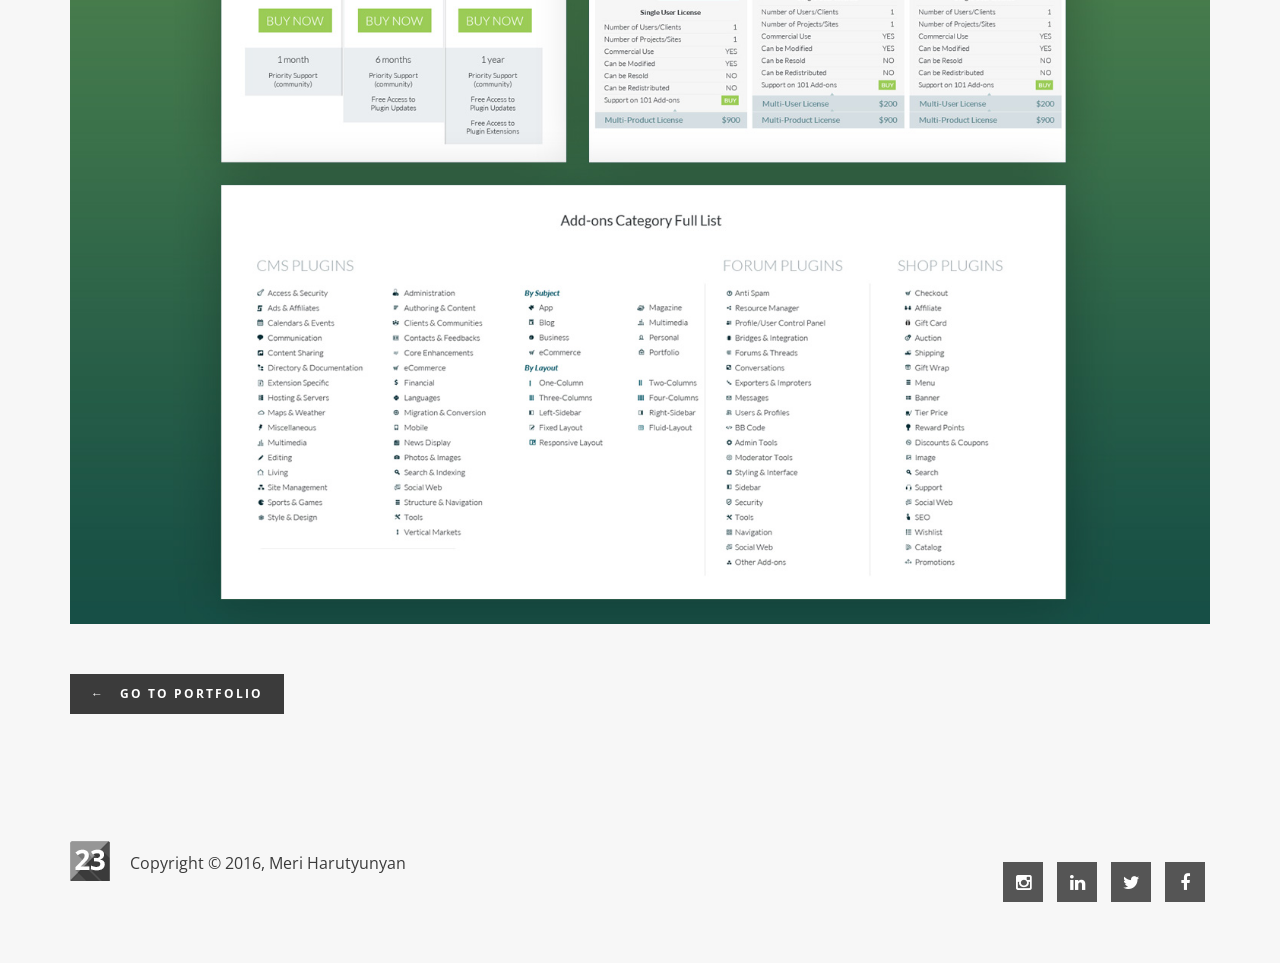
<file: 23visuel/public_html/portfolio/101addons/index.html>
<!DOCTYPE html>
<html lang="en">
    <head>
        <meta charset="utf-8">
        <meta http-equiv="X-UA-Compatible" content="IE=edge">
        <meta name="viewport" content="width=device-width, initial-scale=1, maximum-scale=1">
                <meta name="description" content="Meri Harutyunyan is a Seattle based Art Director and UX designer. Her extensive portfolio represents works for US and international clients, including Starbucks and Walgreens">
        <meta name="keywords" content="ux designer, art director, visual designer, graphic designer, inspiration, ux blog, design blog, freelance, talent">
        <meta name="author" content="Meri Harutyunyan">

        <title>eCommerce for developers - 23visuel</title>




        <!-- ===============    favicon link     =============== -->
        <link rel="icon" type="image/png" href="../../images/favicon.png" />

        <!-- ===============    Bootstrap core CSS     =============== -->
        <link rel="stylesheet" type="text/css" href="../../css/bootstrap.min.css" media="all" />

        <!-- ===============    font-awesome core CSS     =============== -->
        <link rel="stylesheet" type="text/css" href="../../css/font-awesome.min.css" media="all" />

        <!-- ===============    theme core CSS     =============== -->
        <link rel="stylesheet" type="text/css" href="../../css/effect1.css" media="all" />

        <!-- ===============    theme core CSS     =============== -->
        <link rel="stylesheet" type="text/css" href="../../css/theme.css" media="all" />

        <!-- ===============    responsive core CSS     =============== -->
        <link rel="stylesheet" type="text/css" href="../../css/responsive.css" media="all" />

        <!-- ===============    spacing core CSS     =============== -->
        <link rel="stylesheet" type="text/css" href="../../css/spacing.min.css" media="all" />

        <!-- ===============    theme content color core CSS     =============== -->
        <link rel="stylesheet" type="text/css" href="../../css/theme-content-color/blue.css" media="all" />
        
        <!-- ===============    23visuel CSS     =============== -->
        <link rel="stylesheet" type="text/css" href="../../css/style.css" media="all" />


        <!-- ===============    Google fonts CSS     =============== -->
        <link href='https://fonts.googleapis.com/css?family=Open+Sans:400,300,600,700,800|Playfair+Display:400,300,700,900' rel='stylesheet' type='text/css'>

        <!-- Just for debugging purposes. Don't actually copy this line! -->
        <!--[if lt IE 9]><script src="js/ie8-responsive-file-warning.js"></script><![endif]-->

        <!-- HTML5 shim and Respond.js IE8 support of HTML5 elements and media queries -->
        <!--[if lt IE 9]>
            <script src="https://oss.maxcdn.com/libs/html5shiv/3.7.0/html5shiv.js"></script>
            <script src="https://oss.maxcdn.com/libs/respond.js/1.4.2/respond.min.js"></script>
        <![endif]-->
    </head>

    <body>
        


        <!-- ===============    Start template markup     =============== -->

        <!-- START preloader section -->
        <div class="ip-container" id="ip-container">
            <div class="ip-header">
                <div class="ip-loader">
                    <svg class="ip-inner" width="60px" height="60px" viewBox="0 0 80 80">
                        <path class="ip-loader-circlebg" d="M40,10C57.351,10,71,23.649,71,40.5S57.351,71,40.5,71 S10,57.351,10,40.5S23.649,10,40.5,10z"/>
                        <path id="ip-loader-circle" class="ip-loader-circle" d="M40,10C57.351,10,71,23.649,71,40.5S57.351,71,40.5,71 S10,57.351,10,40.5S23.649,10,40.5,10z"/>
                    </svg>
                </div>
            </div>
            <div class="menu-wrapper">
                <div class="container">
                    <header>
                        <div class="logo">
                            <a href="../../index.html">
                                <img src="../../images/logo.png" alt="">
                            </a>
                        </div>
                        <div class="mobile-menu">
                            <span class="line"></span>
                        </div>
                        <nav>
                            <ul>
                                <li class="active"><a href="../../index.html">Portfolio</a></li>
                                <li><a href="../../design-process/index.html">Design Process</a></li>
                                <li><a href="../../about/index.html">About</a></li>
                                <li><a href="../../assets/Visual-UX-Designer_MH_Resume.pdf">Resume</a></li>
                                <!--<li><a href="http://uxmaid.com">Blog</a></li>-->
                            </ul>
                        </nav>
                    </header>
                </div>
            </div>
        </div>
        <!--/ END preloader section -->
        <!-- START page title section -->
        <div class="page-title">
            <div class="container">
                <div class="row">
                    <div class="col-md-7 col-xs-12">
                        <h1 class="title"><span class="theme-color">101 addons</span> eCommerce</h1>
                        <p class="contact"><a href="mailto:meri@23visuel.com">meri@23visuel.com</a></p>
                    </div>
                </div>
            </div>
        </div>
        <!--/ END page title section -->
        <!-- START section -->
        <div>
            <div class="container">
                <div class="row">
                    <div class="col-md-8">
                        <h4>Overview</h4>
                        A startup retail client came to me with "developer" personas and user flows, and I created visual mockups for them.
                    </div>
                    <div class="col-md-4">
                        <ul class="project-info list-unstyled">
                            <li>Team: <span>Meri Harutyunyan</span></li>
                            <li>My Functions: <span>Designer</span></li>
                            <li>Tools: <span>Photoshop</span></li>
                            <li>Delivered: <span>2013</span></li>
                        </ul>
                    </div>
                </div>
            </div>
        </div>
        <!--/ END section -->
        <!-- START parallax -->
        <div class="small-section">
            <div class="container">
                <div class="row">
                    <div class="col-md-12">
                        <div class="fixed-bg parallax-image desktop-switch" data-background="../../images/portfolio/101addons/1.jpg" data-stellar-background-ratio="0.5"></div>
                        <img class="single-potfolio-image img-responsive mb-50 mobile-switch" src="../../images/portfolio/101addons/1.jpg"></img>
                        <img class="single-potfolio-image img-responsive mb-50-mobile" src="../../images/portfolio/101addons/3.jpg"></img>
                        <div class="fixed-bg parallax-image desktop-switch" data-background="../../images/portfolio/101addons/2.jpg" data-stellar-background-ratio="0.5"></div>
                        <img class="single-potfolio-image img-responsive mb-50 mobile-switch" src="../../images/portfolio/101addons/2.jpg"></img>
                        <img class="single-potfolio-image img-responsive mb-50" src="../../images/portfolio/101addons/4.jpg"></img>
                        <a href="../../index.html" class="btn btn-dark btn-sm portfolio-back"><span>&#x2190;</span> go to portfolio</a>
                    </div>
                </div>
            </div>
        </div>
        <!--/ END parallax -->
        <!-- START footer section -->
        <footer class="atom-footer-area small-section">
            <div class="container">
                <div class="row">
                    <div class="col-md-6">
                        <div class="copyright">
                            <img src="../../images/logo-footer.png" alt="logo" class="img-responsive">
                            <p>Copyright &copy; 2016, Meri Harutyunyan</p>
                        </div>
                    </div>
                    <div class="col-md-6 text-right">
                        <ul class="list-inline social-icons">
                            <li><a href="https://www.instagram.com/merisuel/" target="_blank"><i class="fa fa-instagram"></i></a></li>
                            <li><a href="https://www.linkedin.com/in/meriharutyunyan" target="_blank"><i class="fa fa-linkedin"></i></a></li>
                            <li><a href="https://twitter.com/uxmaid" target="_blank"><i class="fa fa-twitter"></i></a></li>
                            <li><a href="https://www.facebook.com/merisuel" target="_blank"><i class="fa fa-facebook"></i></a></li>
                        </ul>
                    </div>
                </div>
            </div>
        </footer>
        <!--/ END footer section -->

        <!-- ===============    /End template markup     =============== -->


        <!-- ===============    jQuery core jquery     =============== -->
        <script src="https://ajax.googleapis.com/ajax/libs/jquery/1.11.3/jquery.min.js"></script>
        <script>window.jQuery || document.write('<script src="js/jquery-1.11.3.min.js"><\/script>')</script>
        <!-- ===============    Bootstrap core jquery     =============== -->
        <script type="text/javascript" src="../../js/bootstrap.min.js"></script>

        <!-- ===============    modernizr core jquery     =============== -->
        <script type="text/javascript" src="../../js/modernizr.custom.js"></script>

        <!-- ===============    classie core jquery     =============== -->
        <script type="text/javascript" src="../../js/classie.js"></script>

        <!-- ===============    pathLoader core jquery     =============== -->
        <script type="text/javascript" src="../../js/pathLoader.js"></script>

        <!-- ===============    imagesloaded core jquery     =============== -->
        <script type="text/javascript" src="../../js/imagesloaded.pkgd.min.js"></script>
        
        <!-- ===============    maps api core JavaScript     =============== -->
        <script type="text/javascript" src="https://maps.google.com/maps/api/js?sensor=true"></script>

        <!-- ===============    stellar core jquery     =============== -->
        <script type="text/javascript" src="../../js/jquery.stellar.min.js"></script>

        <!-- ===============    smooth core jquery     =============== -->
        <script type="text/javascript" src="../../js/smooth.js"></script>

        <!-- ===============    isotope core jquery     =============== -->
        <script type="text/javascript" src="../../js/isotopoe.pkgd.min.js"></script>

        <!-- ===============    masonary core jquery     =============== -->
        <script type="text/javascript" src="../../js/masonary.min.js"></script>

        <!-- ===============    ROW JavaScript Plugins    =============== -->
        <script type="text/javascript" src="../../js/row-plugins.js"></script>

        <!-- ===============    Active core JavaScript     =============== -->
        <script type="text/javascript" src="../../js/active.js"></script>
    </body>
</html>
</file>
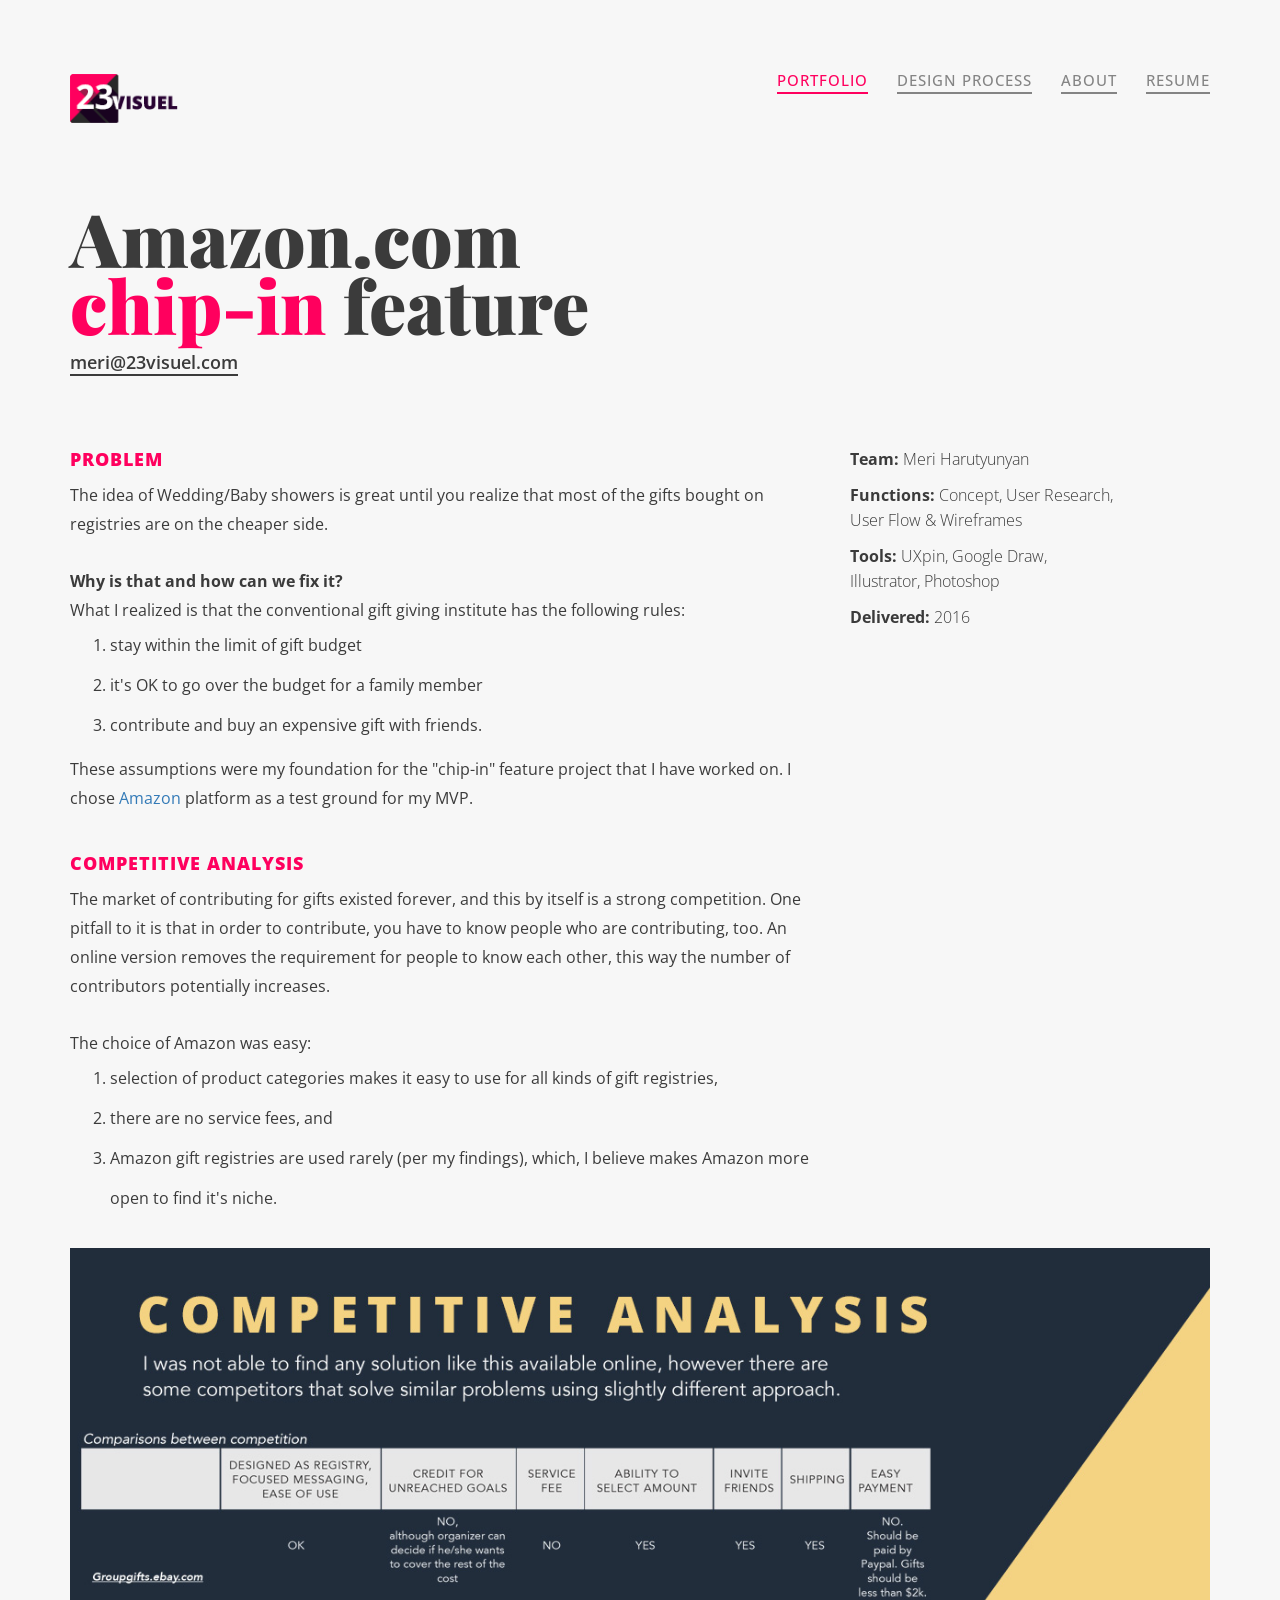
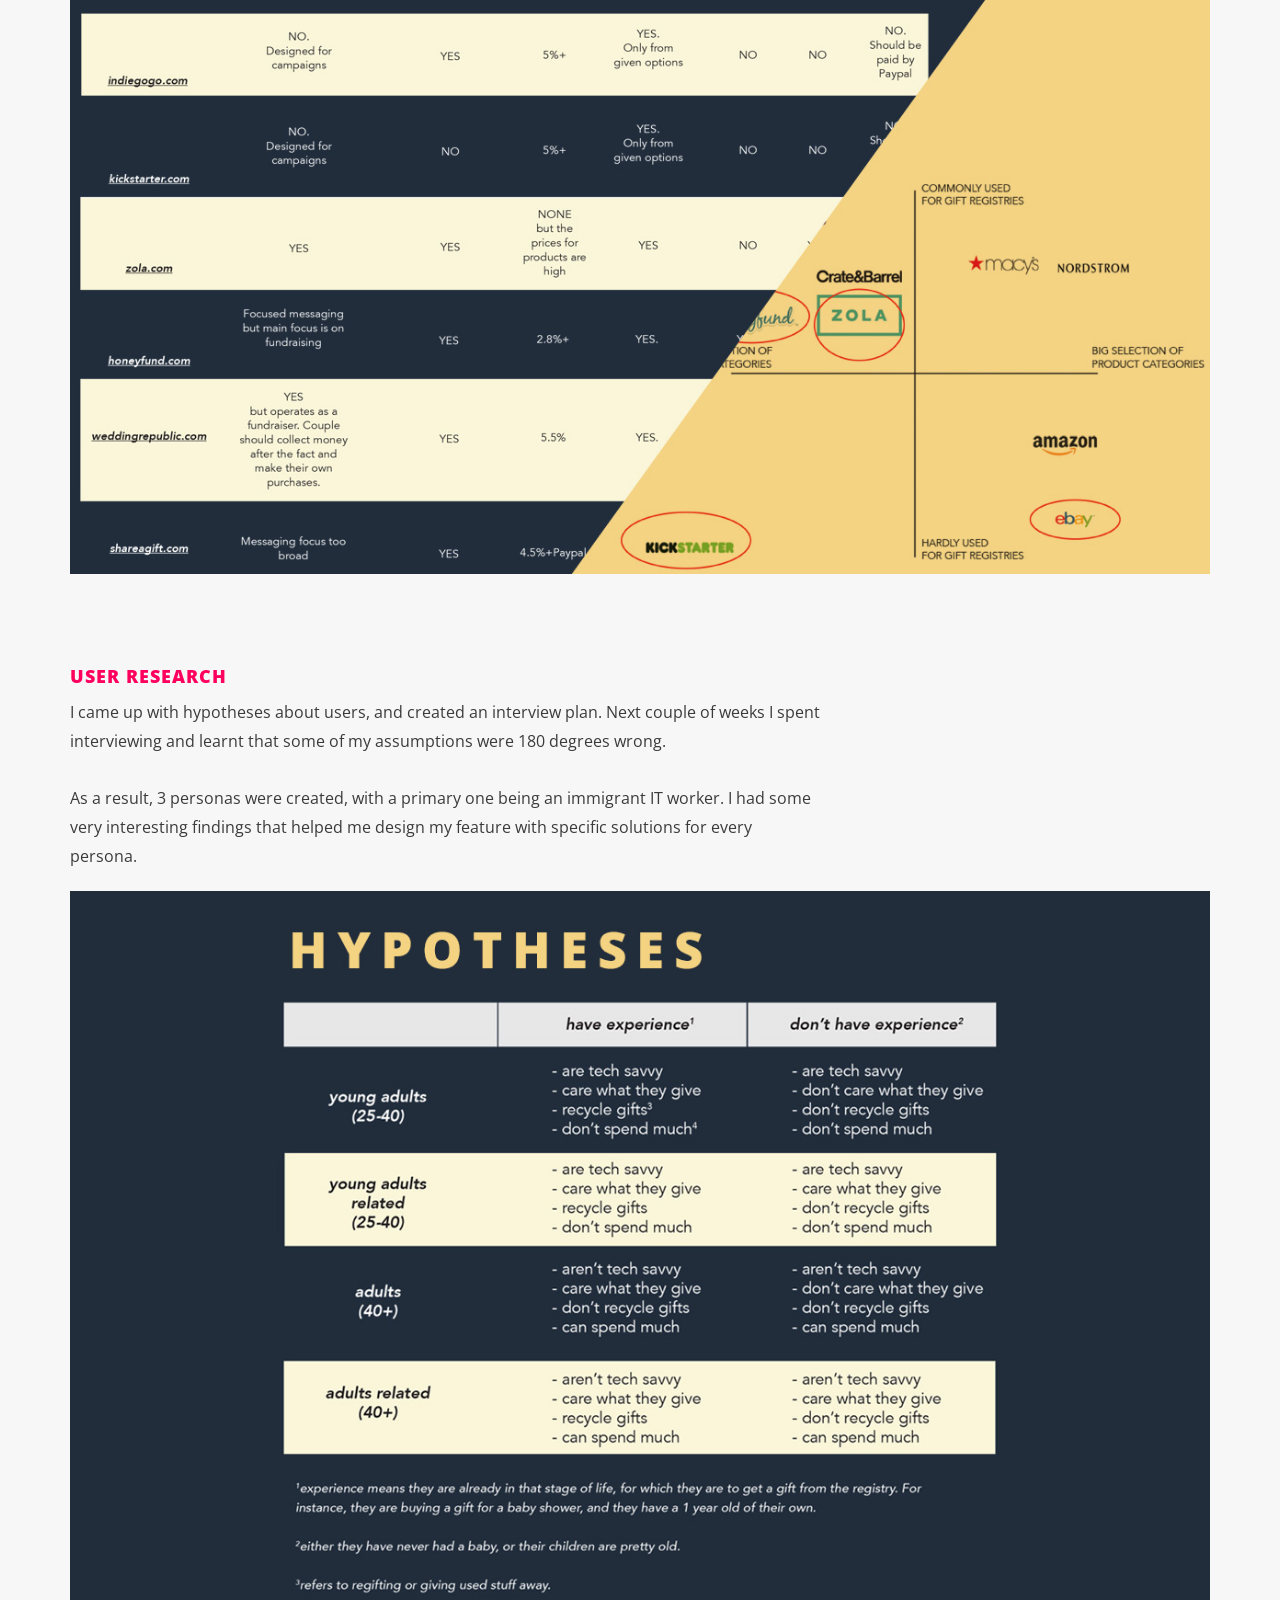
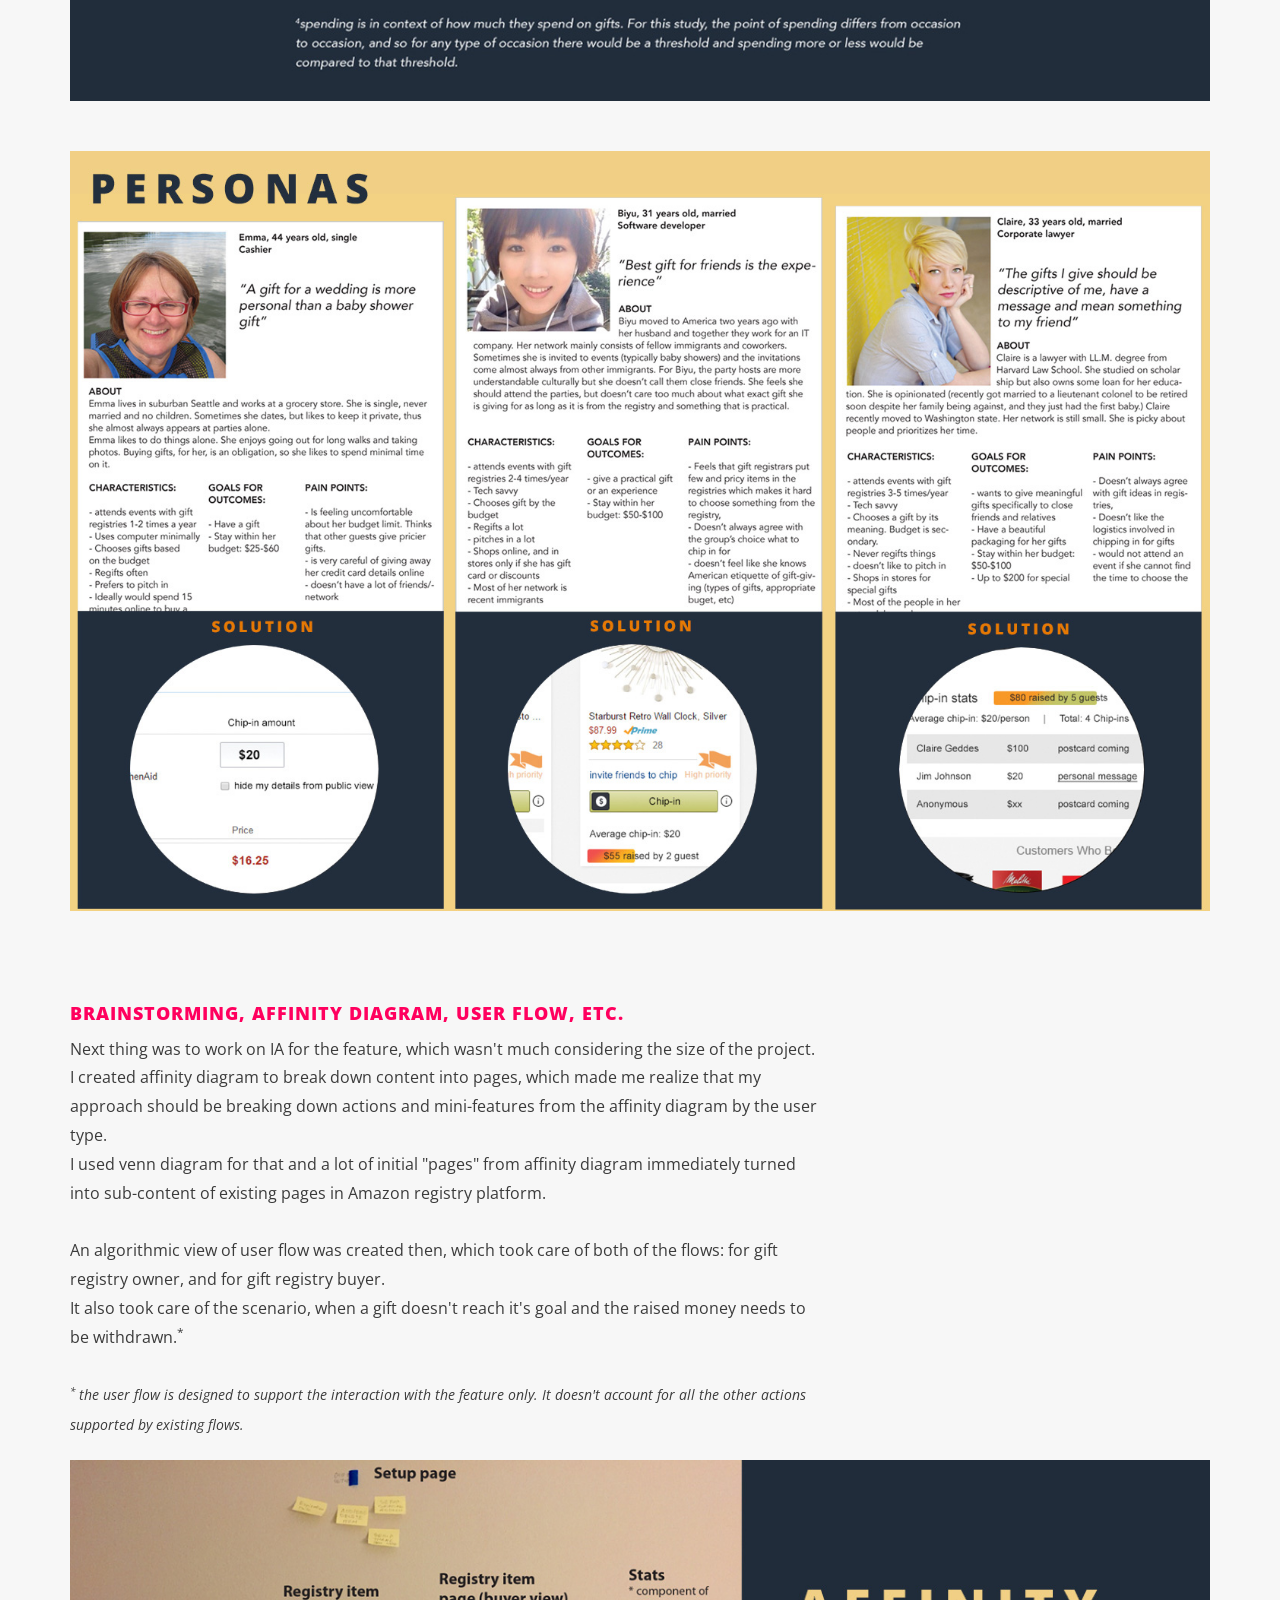
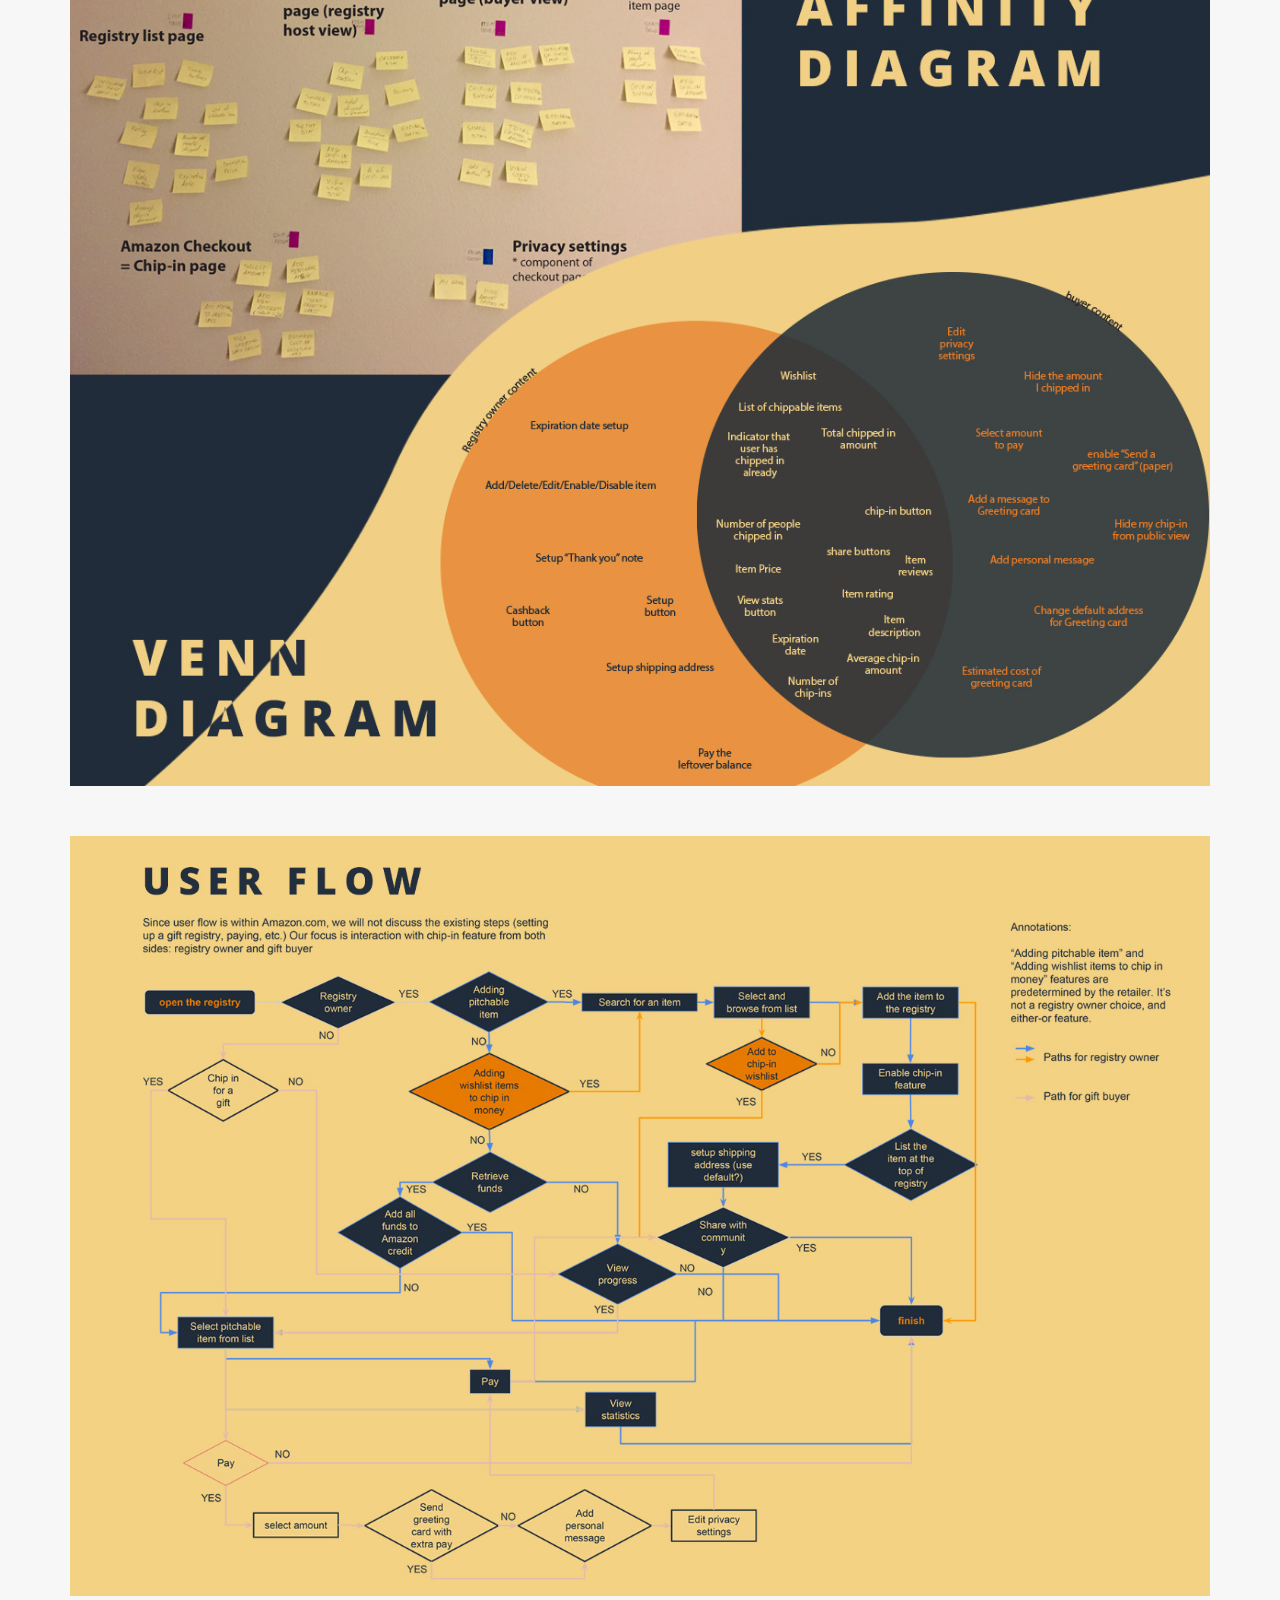
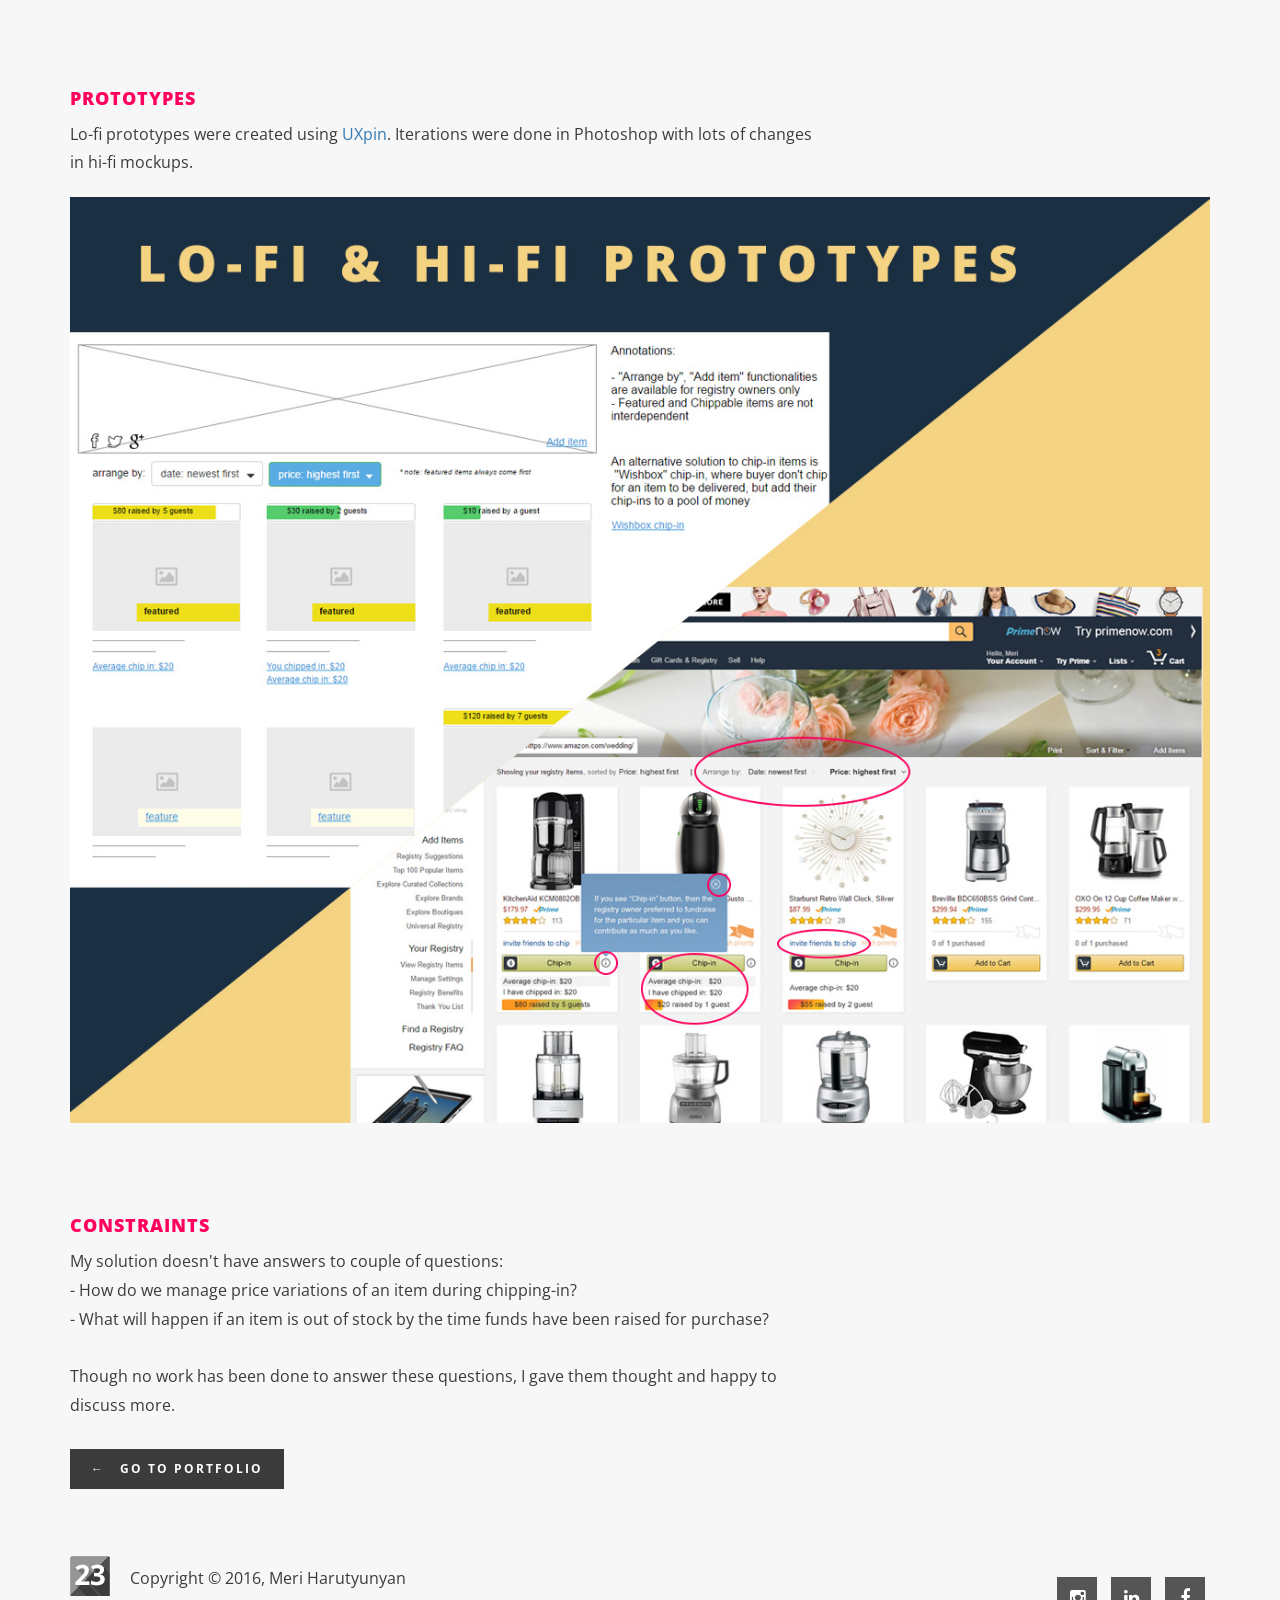
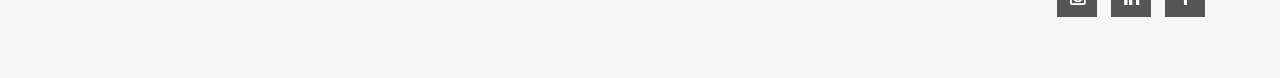
<file: 23visuel/public_html/portfolio/amazon-chipin/index.html>
<!DOCTYPE html>
<html lang="en">
    <head>
        <meta charset="utf-8">
        <meta http-equiv="X-UA-Compatible" content="IE=edge">
        <meta name="viewport" content="width=device-width, initial-scale=1, maximum-scale=1">
        <meta name="description" content="Meri Harutyunyan is a Seattle based Art Director and UX designer. Her extensive portfolio represents works for US and international clients, including Starbucks and Walgreens">
        <meta name="keywords" content="ux designer, art director, visual designer, graphic designer, inspiration, ux blog, design blog, freelance, talent">
        <meta name="author" content="Meri Harutyunyan">

        <title>Amazon Gift Registry Chip-in Feature - 23visuel</title>




        <!-- ===============    favicon link     =============== -->
        <link rel="icon" type="image/png" href="../../images/favicon.png" />

        <!-- ===============    Bootstrap core CSS     =============== -->
        <link rel="stylesheet" type="text/css" href="../../css/bootstrap.min.css" media="all" />

        <!-- ===============    font-awesome core CSS     =============== -->
        <link rel="stylesheet" type="text/css" href="../../css/font-awesome.min.css" media="all" />

        <!-- ===============    theme core CSS     =============== -->
        <link rel="stylesheet" type="text/css" href="../../css/effect1.css" media="all" />

        <!-- ===============    theme core CSS     =============== -->
        <link rel="stylesheet" type="text/css" href="../../css/theme.css" media="all" />

        <!-- ===============    responsive core CSS     =============== -->
        <link rel="stylesheet" type="text/css" href="../../css/responsive.css" media="all" />

        <!-- ===============    spacing core CSS     =============== -->
        <link rel="stylesheet" type="text/css" href="../../css/spacing.min.css" media="all" />

        <!-- ===============    theme content color core CSS     =============== -->
        <link rel="stylesheet" type="text/css" href="../../css/theme-content-color/blue.css" media="all" />
        
        <!-- ===============    23visuel CSS     =============== -->
        <link rel="stylesheet" type="text/css" href="../../css/style.css" media="all" />


        <!-- ===============    Google fonts CSS     =============== -->
        <link href='https://fonts.googleapis.com/css?family=Open+Sans:400,300,600,700,800|Playfair+Display:400,300,700,900' rel='stylesheet' type='text/css'>

        <!-- Just for debugging purposes. Don't actually copy this line! -->
        <!--[if lt IE 9]><script src="js/ie8-responsive-file-warning.js"></script><![endif]-->

        <!-- HTML5 shim and Respond.js IE8 support of HTML5 elements and media queries -->
        <!--[if lt IE 9]>
            <script src="https://oss.maxcdn.com/libs/html5shiv/3.7.0/html5shiv.js"></script>
            <script src="https://oss.maxcdn.com/libs/respond.js/1.4.2/respond.min.js"></script>
        <![endif]-->
    </head>

    <body>
        


        <!-- ===============    Start template markup     =============== -->

        <!-- START preloader section -->
        <div class="ip-container" id="ip-container">
            <div class="ip-header">
                <div class="ip-loader">
                    <svg class="ip-inner" width="60px" height="60px" viewBox="0 0 80 80">
                        <path class="ip-loader-circlebg" d="M40,10C57.351,10,71,23.649,71,40.5S57.351,71,40.5,71 S10,57.351,10,40.5S23.649,10,40.5,10z"/>
                        <path id="ip-loader-circle" class="ip-loader-circle" d="M40,10C57.351,10,71,23.649,71,40.5S57.351,71,40.5,71 S10,57.351,10,40.5S23.649,10,40.5,10z"/>
                    </svg>
                </div>
            </div>
            <div class="menu-wrapper">
                <div class="container">
                    <header>
                        <div class="logo">
                            <a href="http://23visuel.com/">
                                <img src="../../images/logo.png" alt="">
                            </a>
                        </div>
                        <div class="mobile-menu">
                            <span class="line"></span>
                        </div>
                        <nav>
                            <ul>
                                <li class="active"><a href="http://23visuel.com/">Portfolio</a></li>
                                <li><a href="http://23visuel.com/design-process/">Design Process</a></li>
                                <li><a href="http://23visuel.com/about/">About</a></li>
                                <li><a href="http://23visuel.com/assets/Visual-UX-Designer_MH_Resume.pdf">Resume</a></li>
                                <!--<li><a href="http://uxmaid.com">Blog</a></li>-->
                            </ul>
                        </nav>
                    </header>
                </div>
            </div>
        </div>
        <!--/ END preloader section -->
        <!-- START page title section -->
        <div class="page-title">
            <div class="container">
                <div class="row">
                    <div class="col-md-7 col-xs-12">
                        <h1 class="title">Amazon.com<br /><span class="theme-color">chip-in</span> feature</h1>
                        <p class="contact"><a href="mailto:meri@23visuel.com">meri@23visuel.com</a></p>
                    </div>
                </div>
            </div>
        </div>
        <!--/ END page title section -->
        <!-- START section -->
        <div>
            <div class="container">
                <div class="row">
                    <div class="col-md-8">
                        <h4>Problem</h4>
                        The idea of Wedding/Baby showers is great until you realize that most of the gifts bought on registries are on the cheaper side.<br /><br />
                        <strong>Why is that and how can we fix it?</strong><br />
                        What I realized is that the conventional gift giving institute has the following rules:<br />
                        <ol>
                            <li>stay within the limit of gift budget</li>
                            <li>it's OK to go over the budget for a family member</li>
                            <li>contribute and buy an expensive gift with friends.</li>
                        </ol>
                        These assumptions were my foundation for the "chip-in" feature project that I have worked on. I chose <a href="http://amazon.com" target="_blank">Amazon</a> platform as a test ground for my MVP.<br /><br />
                        <h4>Competitive analysis</h4>
                        The market of contributing for gifts existed forever, and this by itself is a strong competition. One pitfall to it is that in order to contribute, you have to know people who are contributing, too. An online version removes the requirement for people to know each other, this way the number of contributors potentially increases.<br /><br />
                        The choice of Amazon was easy:
                        <ol>
                            <li>selection of product categories makes it easy to use for all kinds of gift registries,</li>
                            <li>there are no service fees, and</li>
                            <li>Amazon gift registries are used rarely (per my findings), which, I believe makes Amazon more open to find it's niche.</li>
                        </ol>
                    </div>
                    <div class="col-md-4">
                        <ul class="project-info list-unstyled">
                            <li>Team: <span>Meri Harutyunyan</span></li>
                            <li>Functions: <span>Concept, User Research,<br />User Flow &amp; Wireframes</span></li>
                            <li>Tools: <span>UXpin, Google Draw,<br />Illustrator, Photoshop</span></li>
                            <li>Delivered: <span>2016</span></li>
                        </ul>
                    </div>
                </div>
            </div>
        </div>
        <!--/ END section -->
        <!-- START static photos -->
        <div class="small-section amazon-chipin">
            <div class="container">
                <div class="row">
                    <div class="col-md-12">
                        <img class="single-potfolio-image img-responsive mb-50" src="../../images/portfolio/amazon-chipin/2.jpg"></img>
                    </div>
                </div>
            </div>
        </div>
        <!--/ END static photos -->
        <!-- START section -->
        <div>
            <div class="container">
                <div class="row">
                    <div class="col-md-8">
                        <h4>User Research</h4>
                        I came up with hypotheses about users, and created an interview plan. Next couple of weeks I spent interviewing and learnt that some of my assumptions were 180 degrees wrong.<br /><br />
                        As a result, 3 personas were created, with a primary one being an immigrant IT worker. I had some very interesting findings that helped me design my feature with specific solutions for every persona.
                    </div>
                </div>
            </div>
        </div>
        <!--/ END section -->
        <!-- START static photos -->
        <div class="small-section amazon-chipin">
            <div class="container">
                <div class="row">
                    <div class="col-md-12">
                        <img class="single-potfolio-image img-responsive mb-50" src="../../images/portfolio/amazon-chipin/1.jpg"></img>
                        <img class="single-potfolio-image img-responsive mb-50" src="../../images/portfolio/amazon-chipin/3.jpg"></img>
                    </div>
                </div>
            </div>
        </div>
        <!--/ END static photos -->
        <!-- START section -->
        <div>
            <div class="container">
                <div class="row">
                    <div class="col-md-8">
                        <h4>Brainstorming, Affinity Diagram, User Flow, etc.</h4>
                        Next thing was to work on IA for the feature, which wasn't much considering the size of the project.<br />
                        I created affinity diagram to break down content into pages, which made me realize that my approach should be breaking down actions and mini-features from the affinity diagram by the user type.<br />
                        I used venn diagram for that and a lot of initial "pages" from affinity diagram immediately turned into sub-content of existing pages in Amazon registry platform.<br /><br />
                        An algorithmic view of user flow was created then, which took care of both of the flows: for gift registry owner, and for gift registry buyer.<br />
                        It also took care of the scenario, when a gift doesn't reach it's goal and the raised money needs to be withdrawn.<sup>*</sup><br /><br />
                        <i class="small"><sup>*</sup> the user flow is designed to support the interaction with the feature only. It doesn't account for all the other actions supported by existing flows.</i>
                    </div>
                </div>
            </div>
        </div>
        <!--/ END section -->
        <!-- START static photos -->
        <div class="small-section amazon-chipin">
            <div class="container">
                <div class="row">
                    <div class="col-md-12">
                        <img class="single-potfolio-image img-responsive mb-50" src="../../images/portfolio/amazon-chipin/5.jpg"></img>
                        <img class="single-potfolio-image img-responsive mb-50" src="../../images/portfolio/amazon-chipin/4.jpg"></img>
                    </div>
                </div>
            </div>
        </div>
        <!--/ END static photos -->
        <!-- START section -->
        <div>
            <div class="container">
                <div class="row">
                    <div class="col-md-8">
                        <h4>Prototypes</h4>
                        Lo-fi prototypes were created using <a href="http://www.uxpin.com" target="_blank">UXpin</a>. Iterations were done in Photoshop with lots of changes in hi-fi mockups.<br />
                    </div>
                </div>
            </div>
        </div>
        <!--/ END section -->
        <!-- START static photos -->
        <div class="small-section amazon-chipin">
            <div class="container">
                <div class="row">
                    <div class="col-md-12">
                        <img class="single-potfolio-image img-responsive mb-50" src="../../images/portfolio/amazon-chipin/6.jpg"></img>
                    </div>
                </div>
            </div>
        </div>
        <!--/ END static photos -->
        <!-- START section -->
        <div>
            <div class="container">
                <div class="row">
                    <div class="col-md-8">
                        <h4>Constraints</h4>
                        My solution doesn't have answers to couple of questions:<br />
                        - How do we manage price variations of an item during chipping-in?<br />
                        - What will happen if an item is out of stock by the time funds have been raised for purchase?<br /><br />
                        Though no work has been done to answer these questions, I gave them thought and happy to discuss more.<br /><br />
                        <a href="http://23visuel.com/" class="btn btn-dark btn-sm portfolio-back"><span>&#x2190;</span> go to portfolio</a>
                    </div>
                </div>
            </div>
        </div>
        <!--/ END section -->
        <!-- START footer section -->
        <footer class="atom-footer-area small-section">
            <div class="container">
                <div class="row">
                    <div class="col-md-6">
                        <div class="copyright">
                            <img src="../../images/logo-footer.png" alt="logo" class="img-responsive">
                            <p>Copyright &copy; 2016, Meri Harutyunyan</p>
                        </div>
                    </div>
                    <div class="col-md-6 text-right">
                        <ul class="list-inline social-icons">
                            <li><a href="https://www.instagram.com/merisuel/" target="_blank"><i class="fa fa-instagram"></i></a></li>
                            <li><a href="https://www.linkedin.com/in/meriharutyunyan" target="_blank"><i class="fa fa-linkedin"></i></a></li>
                            <!--<li><a href="https://twitter.com/uxmaid" target="_blank"><i class="fa fa-twitter"></i></a></li>-->
                            <li><a href="https://www.facebook.com/merisuel" target="_blank"><i class="fa fa-facebook"></i></a></li>
                        </ul>
                    </div>
                </div>
            </div>
        </footer>
        <!--/ END footer section -->

        <!-- ===============    /End template markup     =============== -->


        <!-- ===============    jQuery core jquery     =============== -->
        <script src="https://ajax.googleapis.com/ajax/libs/jquery/1.11.3/jquery.min.js"></script>
        <script>window.jQuery || document.write('<script src="js/jquery-1.11.3.min.js"><\/script>')</script>
        <!-- ===============    Bootstrap core jquery     =============== -->
        <script type="text/javascript" src="../../js/bootstrap.min.js"></script>

        <!-- ===============    modernizr core jquery     =============== -->
        <script type="text/javascript" src="../../js/modernizr.custom.js"></script>

        <!-- ===============    classie core jquery     =============== -->
        <script type="text/javascript" src="../../js/classie.js"></script>

        <!-- ===============    pathLoader core jquery     =============== -->
        <script type="text/javascript" src="../../js/pathLoader.js"></script>

        <!-- ===============    imagesloaded core jquery     =============== -->
        <script type="text/javascript" src="../../js/imagesloaded.pkgd.min.js"></script>
        
        <!-- ===============    maps api core JavaScript     =============== -->
        <script type="text/javascript" src="https://maps.google.com/maps/api/js?sensor=true"></script>

        <!-- ===============    stellar core jquery     =============== -->
        <script type="text/javascript" src="../../js/jquery.stellar.min.js"></script>

        <!-- ===============    smooth core jquery     =============== -->
        <script type="text/javascript" src="../../js/smooth.js"></script>

        <!-- ===============    isotope core jquery     =============== -->
        <script type="text/javascript" src="../../js/isotopoe.pkgd.min.js"></script>

        <!-- ===============    masonary core jquery     =============== -->
        <script type="text/javascript" src="../../js/masonary.min.js"></script>

        <!-- ===============    ROW JavaScript Plugins    =============== -->
        <script type="text/javascript" src="../../js/row-plugins.js"></script>

        <!-- ===============    Active core JavaScript     =============== -->
        <script type="text/javascript" src="../../js/active.js"></script>
        <script>
            (function(i,s,o,g,r,a,m){i['GoogleAnalyticsObject']=r;i[r]=i[r]||function(){
            (i[r].q=i[r].q||[]).push(arguments)},i[r].l=1*new Date();a=s.createElement(o),
            m=s.getElementsByTagName(o)[0];a.async=1;a.src=g;m.parentNode.insertBefore(a,m)
            })(window,document,'script','//www.google-analytics.com/analytics.js','ga');

            ga('create', 'UA-36907546-1', 'auto');
            ga('require', 'displayfeatures');
            ga('send', 'pageview');

        </script>
    </body>
</html>
</file>
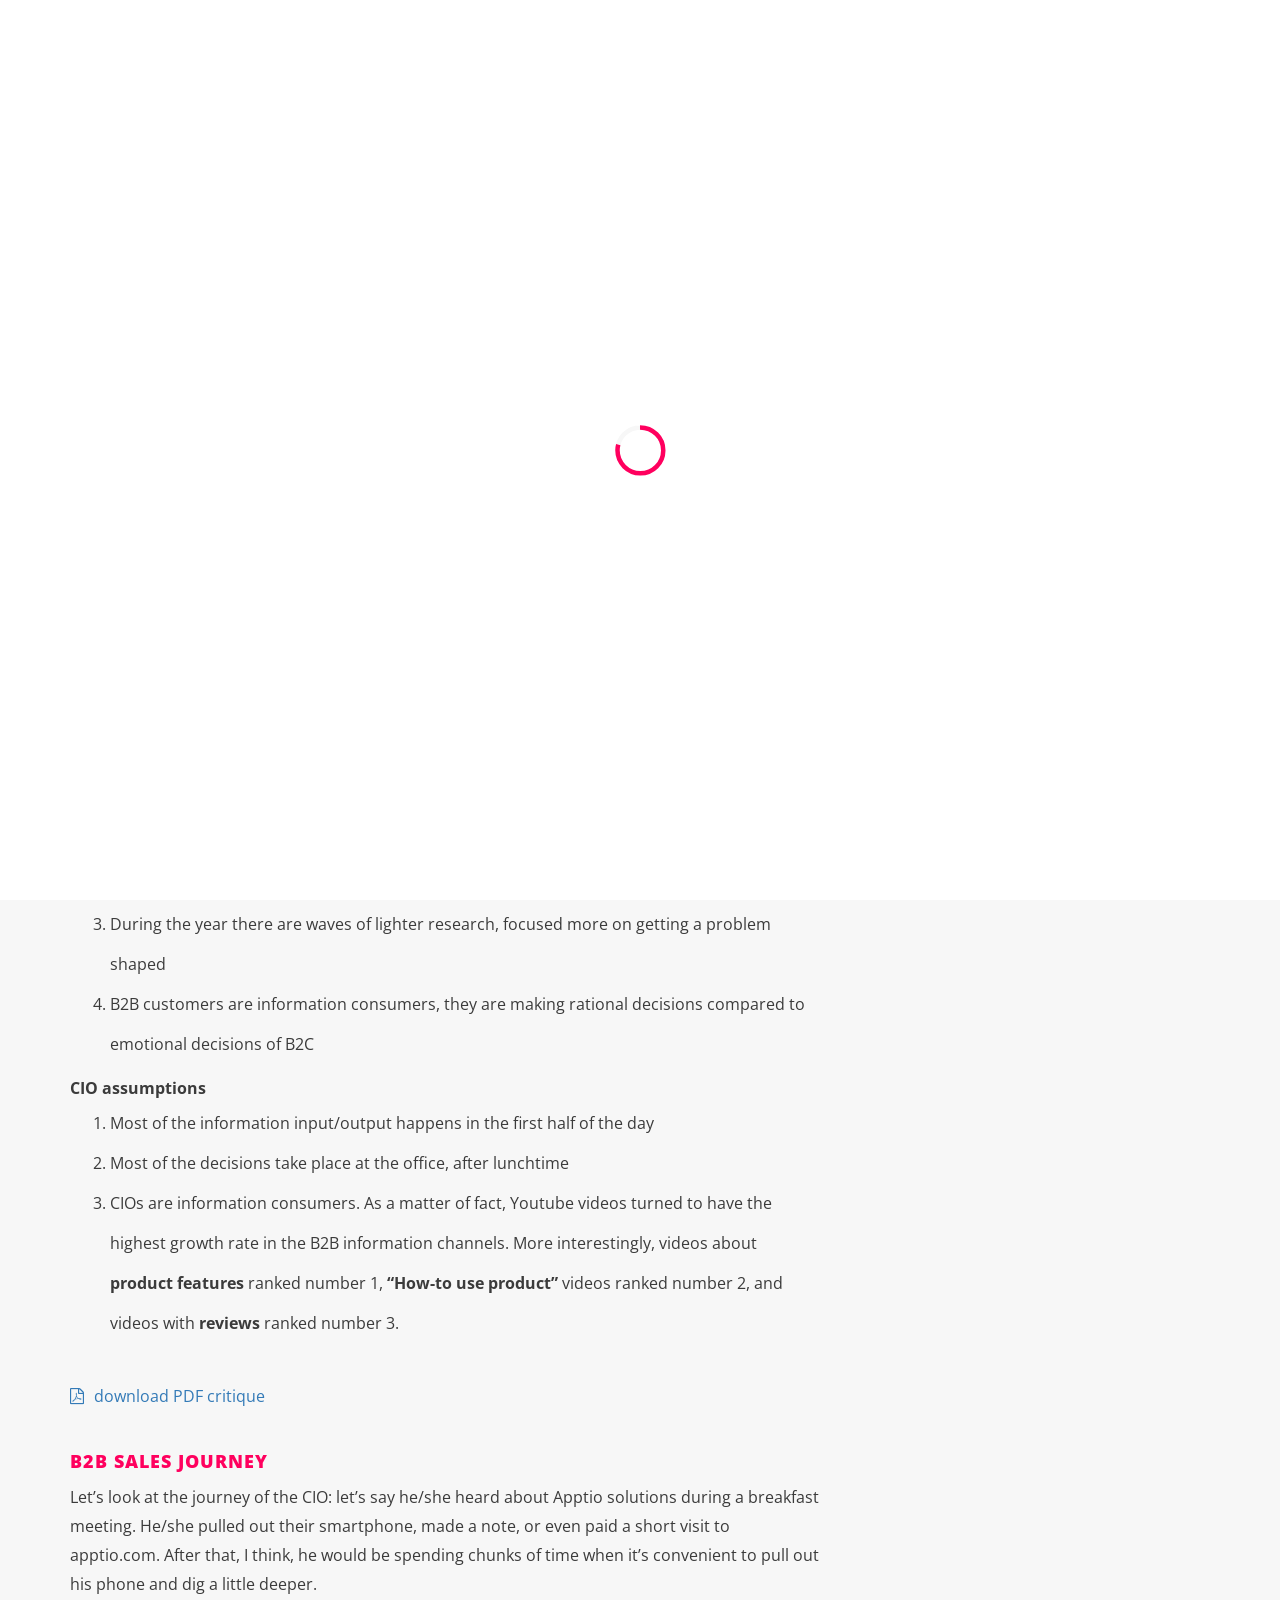
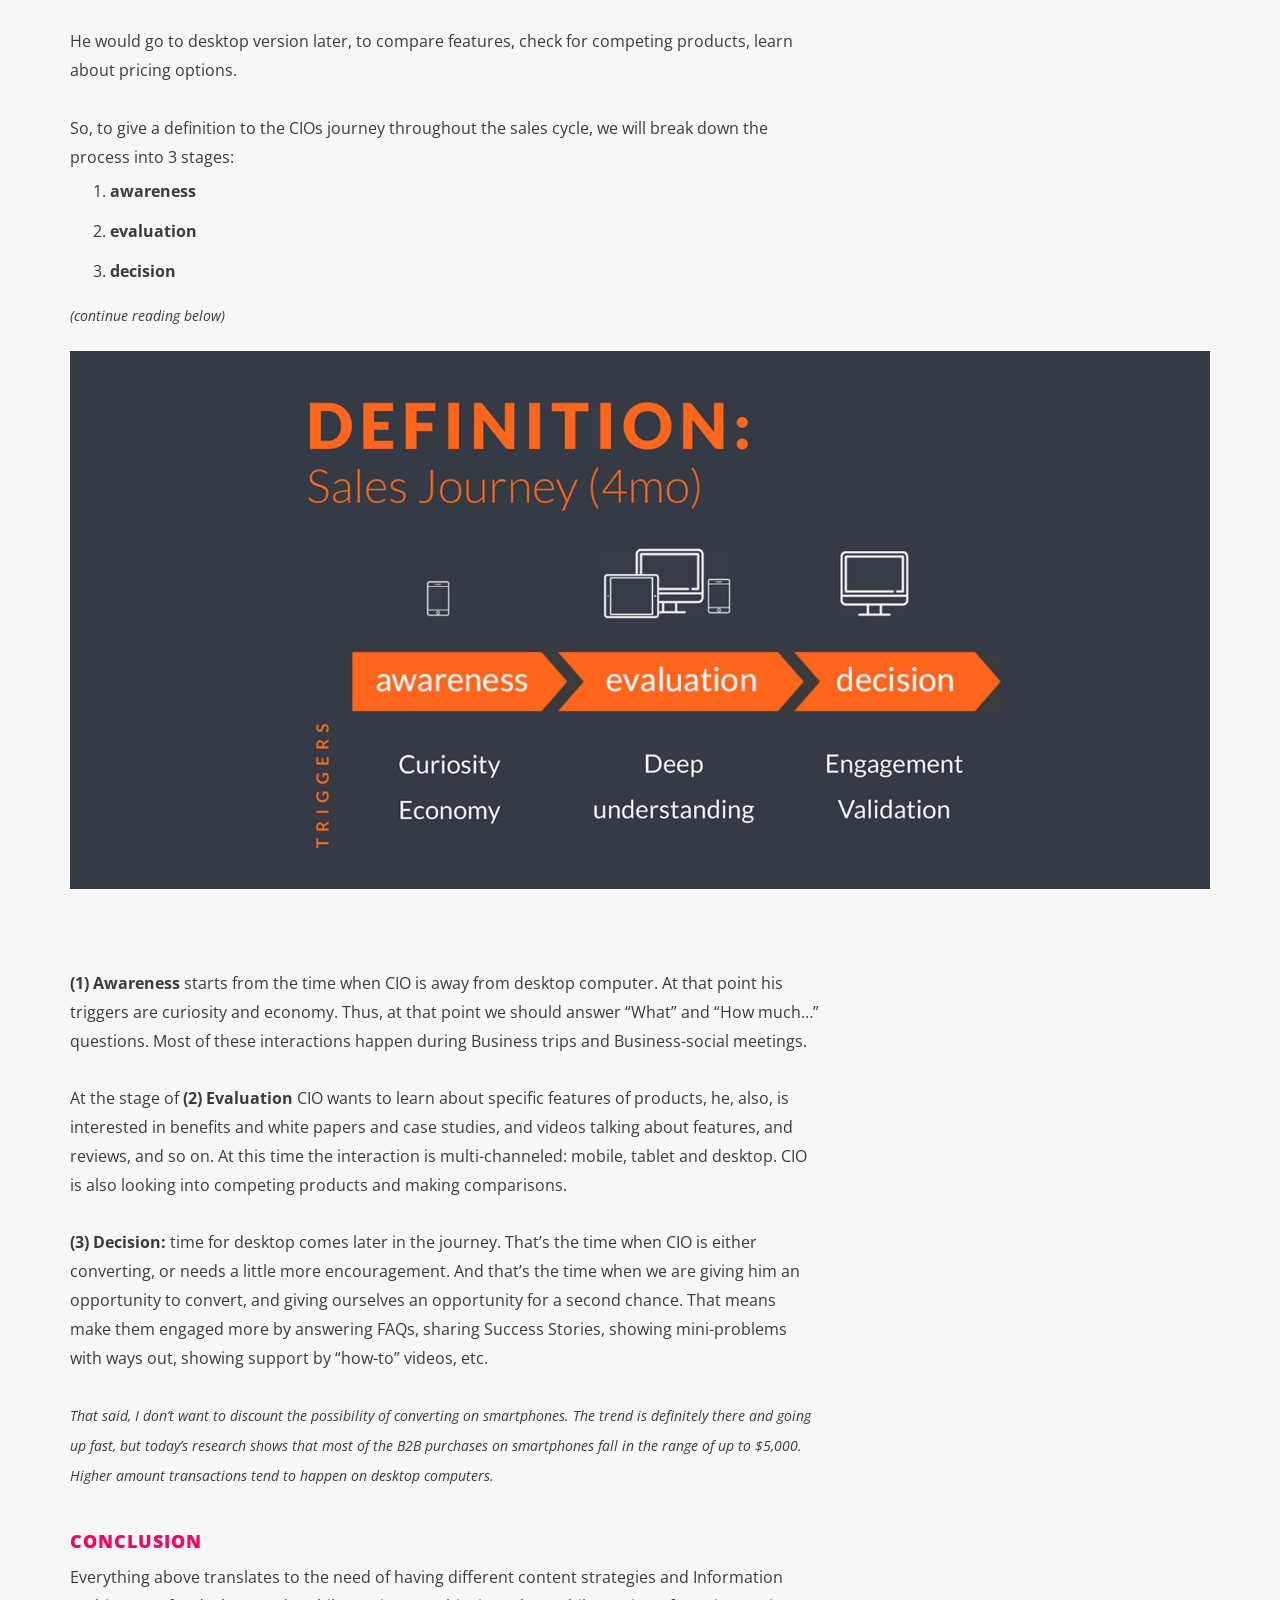
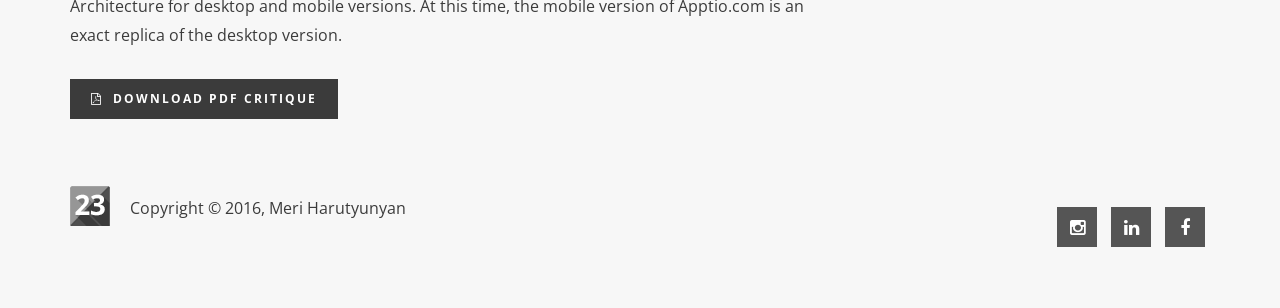
<file: 23visuel/public_html/portfolio/apptio/index.html>
<!DOCTYPE html>
<html lang="en">
    <head>
        <meta charset="utf-8">
        <meta http-equiv="X-UA-Compatible" content="IE=edge">
        <meta name="viewport" content="width=device-width, initial-scale=1, maximum-scale=1">
        <meta name="description" content="Meri Harutyunyan is a Seattle based Art Director and UX designer. Her extensive portfolio represents works for US and international clients, including Starbucks and Walgreens">
        <meta name="keywords" content="ux designer, art director, visual designer, graphic designer, inspiration, ux blog, design blog, freelance, talent">
        <meta name="author" content="Meri Harutyunyan">

        <title>Apptio homepage UX critique - 23visuel</title>




        <!-- ===============    favicon link     =============== -->
        <link rel="icon" type="image/png" href="../../images/favicon.png" />

        <!-- ===============    Bootstrap core CSS     =============== -->
        <link rel="stylesheet" type="text/css" href="../../css/bootstrap.min.css" media="all" />

        <!-- ===============    font-awesome core CSS     =============== -->
        <link rel="stylesheet" type="text/css" href="../../css/font-awesome.min.css" media="all" />

        <!-- ===============    theme core CSS     =============== -->
        <link rel="stylesheet" type="text/css" href="../../css/effect1.css" media="all" />

        <!-- ===============    theme core CSS     =============== -->
        <link rel="stylesheet" type="text/css" href="../../css/theme.css" media="all" />

        <!-- ===============    responsive core CSS     =============== -->
        <link rel="stylesheet" type="text/css" href="../../css/responsive.css" media="all" />

        <!-- ===============    spacing core CSS     =============== -->
        <link rel="stylesheet" type="text/css" href="../../css/spacing.min.css" media="all" />

        <!-- ===============    theme content color core CSS     =============== -->
        <link rel="stylesheet" type="text/css" href="../../css/theme-content-color/blue.css" media="all" />
        
        <!-- ===============    23visuel CSS     =============== -->
        <link rel="stylesheet" type="text/css" href="../../css/style.css" media="all" />


        <!-- ===============    Google fonts CSS     =============== -->
        <link href='https://fonts.googleapis.com/css?family=Open+Sans:400,300,600,700,800|Playfair+Display:400,300,700,900' rel='stylesheet' type='text/css'>

        <!-- Just for debugging purposes. Don't actually copy this line! -->
        <!--[if lt IE 9]><script src="js/ie8-responsive-file-warning.js"></script><![endif]-->

        <!-- HTML5 shim and Respond.js IE8 support of HTML5 elements and media queries -->
        <!--[if lt IE 9]>
            <script src="https://oss.maxcdn.com/libs/html5shiv/3.7.0/html5shiv.js"></script>
            <script src="https://oss.maxcdn.com/libs/respond.js/1.4.2/respond.min.js"></script>
        <![endif]-->
    </head>

    <body>
        


        <!-- ===============    Start template markup     =============== -->

        <!-- START preloader section -->
        <div class="ip-container" id="ip-container">
            <div class="ip-header">
                <div class="ip-loader">
                    <svg class="ip-inner" width="60px" height="60px" viewBox="0 0 80 80">
                        <path class="ip-loader-circlebg" d="M40,10C57.351,10,71,23.649,71,40.5S57.351,71,40.5,71 S10,57.351,10,40.5S23.649,10,40.5,10z"/>
                        <path id="ip-loader-circle" class="ip-loader-circle" d="M40,10C57.351,10,71,23.649,71,40.5S57.351,71,40.5,71 S10,57.351,10,40.5S23.649,10,40.5,10z"/>
                    </svg>
                </div>
            </div>
            <div class="menu-wrapper">
                <div class="container">
                    <header>
                        <div class="logo">
                            <a href="http://23visuel.com/">
                                <img src="../../images/logo.png" alt="">
                            </a>
                        </div>
                        <div class="mobile-menu">
                            <span class="line"></span>
                        </div>
                        <nav>
                            <ul>
                                <li class="active"><a href="http://23visuel.com/">Portfolio</a></li>
                                <li><a href="http://23visuel.com/design-process/">Design Process</a></li>
                                <li><a href="http://23visuel.com/about/">About</a></li>
                                <li><a href="http://23visuel.com/assets/Visual-UX-Designer_MH_Resume.pdf">Resume</a></li>
                                <!--<li><a href="http://uxmaid.com">Blog</a></li>-->
                            </ul>
                        </nav>
                    </header>
                </div>
            </div>
        </div>
        <!--/ END preloader section -->
        <!-- START page title section -->
        <div class="page-title">
            <div class="container">
                <div class="row">
                    <div class="col-md-7 col-xs-12">
                        <h1 class="title"><span class="theme-color">UX</span> critique<br />Apptio.com</h1>
                        <p class="contact"><a href="mailto:meri@23visuel.com">meri@23visuel.com</a></p>
                    </div>
                </div>
            </div>
        </div>
        <!--/ END page title section -->
        <!-- START section -->
        <div>
            <div class="container">
                <div class="row">
                    <div class="col-md-8">
                        <h4>Problem</h4>
                        Apptio.com is a B2B service designed to help the operations of CIO's office. I have critically evaluated their homepage from perspective of UX and branding, assuming that the goal of the homepage is get a prospective client sign up.<br />
                        <a href="../../images/portfolio/apptio/apptio-critique.pdf" class="btn-pdf" target="_blank"><i class="fa fa-file-pdf-o"></i>download PDF critique</a><br /><br />
                        <h4>thought process</h4>
                        Before I even looked on the homepage, I started collecting data and came up with my assumptions to build my feedback on.<br /><br />
                        <strong>B2B assumptions</strong>
                        <ol>
                            <li>B2B sales cycle is 4 months</li>
                            <li>Most of the conversions happen when a new fiscal year starts, and so in-depth research starts 4 months before that</li>
                            <li>During the year there are waves of lighter research, focused more on getting a problem shaped</li>
                            <li>B2B customers are information consumers, they are making rational decisions compared to emotional decisions of B2C</li>
                        </ol>
                        <strong>CIO assumptions</strong>
                        <ol>
                            <li>Most of the information input/output happens in the first half of the day</li>
                            <li>Most of the decisions take place at the office, after lunchtime</li>
                            <li>CIOs are information consumers. As a matter of fact, Youtube videos turned to have the highest growth rate in the B2B information channels. More interestingly, videos about <strong>product features</strong> ranked number 1, <strong>“How-to use product”</strong> videos ranked number 2, and videos with <strong>reviews</strong> ranked number 3.</li>
                        </ol><br />
                        <a href="../../images/portfolio/apptio/apptio-critique.pdf" class="btn-pdf" target="_blank"><i class="fa fa-file-pdf-o"></i>download PDF critique</a><br /><br />
                        <h4>B2B sales journey</h4>
                        Let’s look at the journey of the CIO: let’s say he/she heard about Apptio solutions during a breakfast meeting. He/she pulled out their smartphone, made a note, or even paid a short visit to apptio.com. After that, I think, he would be spending chunks of time when it’s convenient to pull out his phone and dig a little deeper.<br /><br />
                        He would go to desktop version later, to compare features, check for competing products, learn about pricing options.<br /><br />
                        So, to give a definition to the CIOs journey throughout the sales cycle, we will break down the process into 3 stages:
                        <ol>
                            <li><strong>awareness</strong></li>
                            <li><strong>evaluation</strong></li>
                            <li><strong>decision</strong></li>
                        </ol>
                        <i class="small">(continue reading below)</i>
                    </div>
                    <div class="col-md-4">
                        <ul class="project-info list-unstyled">
                            <li>Team: <span>Meri Harutyunyan</span></li>
                            <li>Functions: <span>UX feedback</span></li>
                            <li>Delivered: <span>2016</span></li>
                        </ul>
                        <a href="../../images/portfolio/apptio/apptio-critique.pdf" class="btn btn-dark btn-sm btn-pdf" target="_blank"><i class="fa fa-file-pdf-o"></i>download PDF critique</a>
                    </div>
                </div>
            </div>
        </div>
        <!--/ END section -->
        <!-- START static photos -->
        <div class="small-section apptio">
            <div class="container">
                <div class="row">
                    <div class="col-md-12">
                        <img class="single-potfolio-image img-responsive mb-50" src="../../images/portfolio/apptio/1.jpg"></img>
                    </div>
                </div>
            </div>
        </div>
        <!--/ END static photos -->
        <!-- START section -->
        <div>
            <div class="container">
                <div class="row">
                    <div class="col-md-8">
                        <strong>(1) Awareness</strong> starts from the time when CIO is away from desktop computer. At that point his triggers are curiosity and economy. Thus, at that point we should answer “What” and “How much…” questions. Most of these interactions happen during Business trips and Business-social meetings.<br /><br />
                        At the stage of <strong>(2) Evaluation</strong> CIO wants to learn about specific features of products, he, also, is interested in benefits and white papers and case studies, and videos talking about features, and reviews, and so on. At this time the interaction is multi-channeled: mobile, tablet and desktop. CIO is also looking into competing products and making comparisons.<br /><br />
                        <strong>(3) Decision:</strong> time for desktop comes later in the journey. That’s the time when CIO is either converting, or needs a little more encouragement. And that’s the time when we are giving him an opportunity to convert, and giving ourselves an opportunity for a second chance. That means make them engaged more by answering FAQs, sharing Success Stories, showing mini-problems with ways out, showing support by “how-to” videos, etc.<br /><br />
                        <i class="small">That said, I don’t want to discount the possibility of converting on smartphones. The trend is definitely there and going up fast, but today’s research shows that most of the B2B purchases on smartphones fall in the range of up to $5,000. Higher amount transactions tend to happen on desktop computers.</i><br /><br />
                        <h4>Conclusion</h4>
                        Everything above translates to the need of having different content strategies and Information Architecture for desktop and mobile versions. At this time, the mobile version of Apptio.com is an exact replica of the desktop version.<br /><br />
                        <a href="../../images/portfolio/apptio/apptio-critique.pdf" class="btn btn-dark btn-sm btn-pdf" target="_blank"><i class="fa fa-file-pdf-o"></i>download PDF critique</a>
                    </div>
                </div>
            </div>
        </div>
        <!--/ END section -->
        <!-- START footer section -->
        <footer class="atom-footer-area small-section">
            <div class="container">
                <div class="row">
                    <div class="col-md-6">
                        <div class="copyright">
                            <img src="../../images/logo-footer.png" alt="logo" class="img-responsive">
                            <p>Copyright &copy; 2016, Meri Harutyunyan</p>
                        </div>
                    </div>
                    <div class="col-md-6 text-right">
                        <ul class="list-inline social-icons">
                            <li><a href="https://www.instagram.com/merisuel/" target="_blank"><i class="fa fa-instagram"></i></a></li>
                            <li><a href="https://www.linkedin.com/in/meriharutyunyan" target="_blank"><i class="fa fa-linkedin"></i></a></li>
                            <!--<li><a href="https://twitter.com/uxmaid" target="_blank"><i class="fa fa-twitter"></i></a></li>-->
                            <li><a href="https://www.facebook.com/merisuel" target="_blank"><i class="fa fa-facebook"></i></a></li>
                        </ul>
                    </div>
                </div>
            </div>
        </footer>
        <!--/ END footer section -->

        <!-- ===============    /End template markup     =============== -->


        <!-- ===============    jQuery core jquery     =============== -->
        <script src="https://ajax.googleapis.com/ajax/libs/jquery/1.11.3/jquery.min.js"></script>
        <script>window.jQuery || document.write('<script src="js/jquery-1.11.3.min.js"><\/script>')</script>
        <!-- ===============    Bootstrap core jquery     =============== -->
        <script type="text/javascript" src="../../js/bootstrap.min.js"></script>

        <!-- ===============    modernizr core jquery     =============== -->
        <script type="text/javascript" src="../../js/modernizr.custom.js"></script>

        <!-- ===============    classie core jquery     =============== -->
        <script type="text/javascript" src="../../js/classie.js"></script>

        <!-- ===============    pathLoader core jquery     =============== -->
        <script type="text/javascript" src="../../js/pathLoader.js"></script>

        <!-- ===============    imagesloaded core jquery     =============== -->
        <script type="text/javascript" src="../../js/imagesloaded.pkgd.min.js"></script>
        
        <!-- ===============    maps api core JavaScript     =============== -->
        <script type="text/javascript" src="https://maps.google.com/maps/api/js?sensor=true"></script>

        <!-- ===============    stellar core jquery     =============== -->
        <script type="text/javascript" src="../../js/jquery.stellar.min.js"></script>

        <!-- ===============    smooth core jquery     =============== -->
        <script type="text/javascript" src="../../js/smooth.js"></script>

        <!-- ===============    isotope core jquery     =============== -->
        <script type="text/javascript" src="../../js/isotopoe.pkgd.min.js"></script>

        <!-- ===============    masonary core jquery     =============== -->
        <script type="text/javascript" src="../../js/masonary.min.js"></script>

        <!-- ===============    ROW JavaScript Plugins    =============== -->
        <script type="text/javascript" src="../../js/row-plugins.js"></script>

        <!-- ===============    Active core JavaScript     =============== -->
        <script type="text/javascript" src="../../js/active.js"></script>
        <script>
            (function(i,s,o,g,r,a,m){i['GoogleAnalyticsObject']=r;i[r]=i[r]||function(){
            (i[r].q=i[r].q||[]).push(arguments)},i[r].l=1*new Date();a=s.createElement(o),
            m=s.getElementsByTagName(o)[0];a.async=1;a.src=g;m.parentNode.insertBefore(a,m)
            })(window,document,'script','//www.google-analytics.com/analytics.js','ga');

            ga('create', 'UA-36907546-1', 'auto');
            ga('require', 'displayfeatures');
            ga('send', 'pageview');

        </script>
    </body>
</html>
</file>
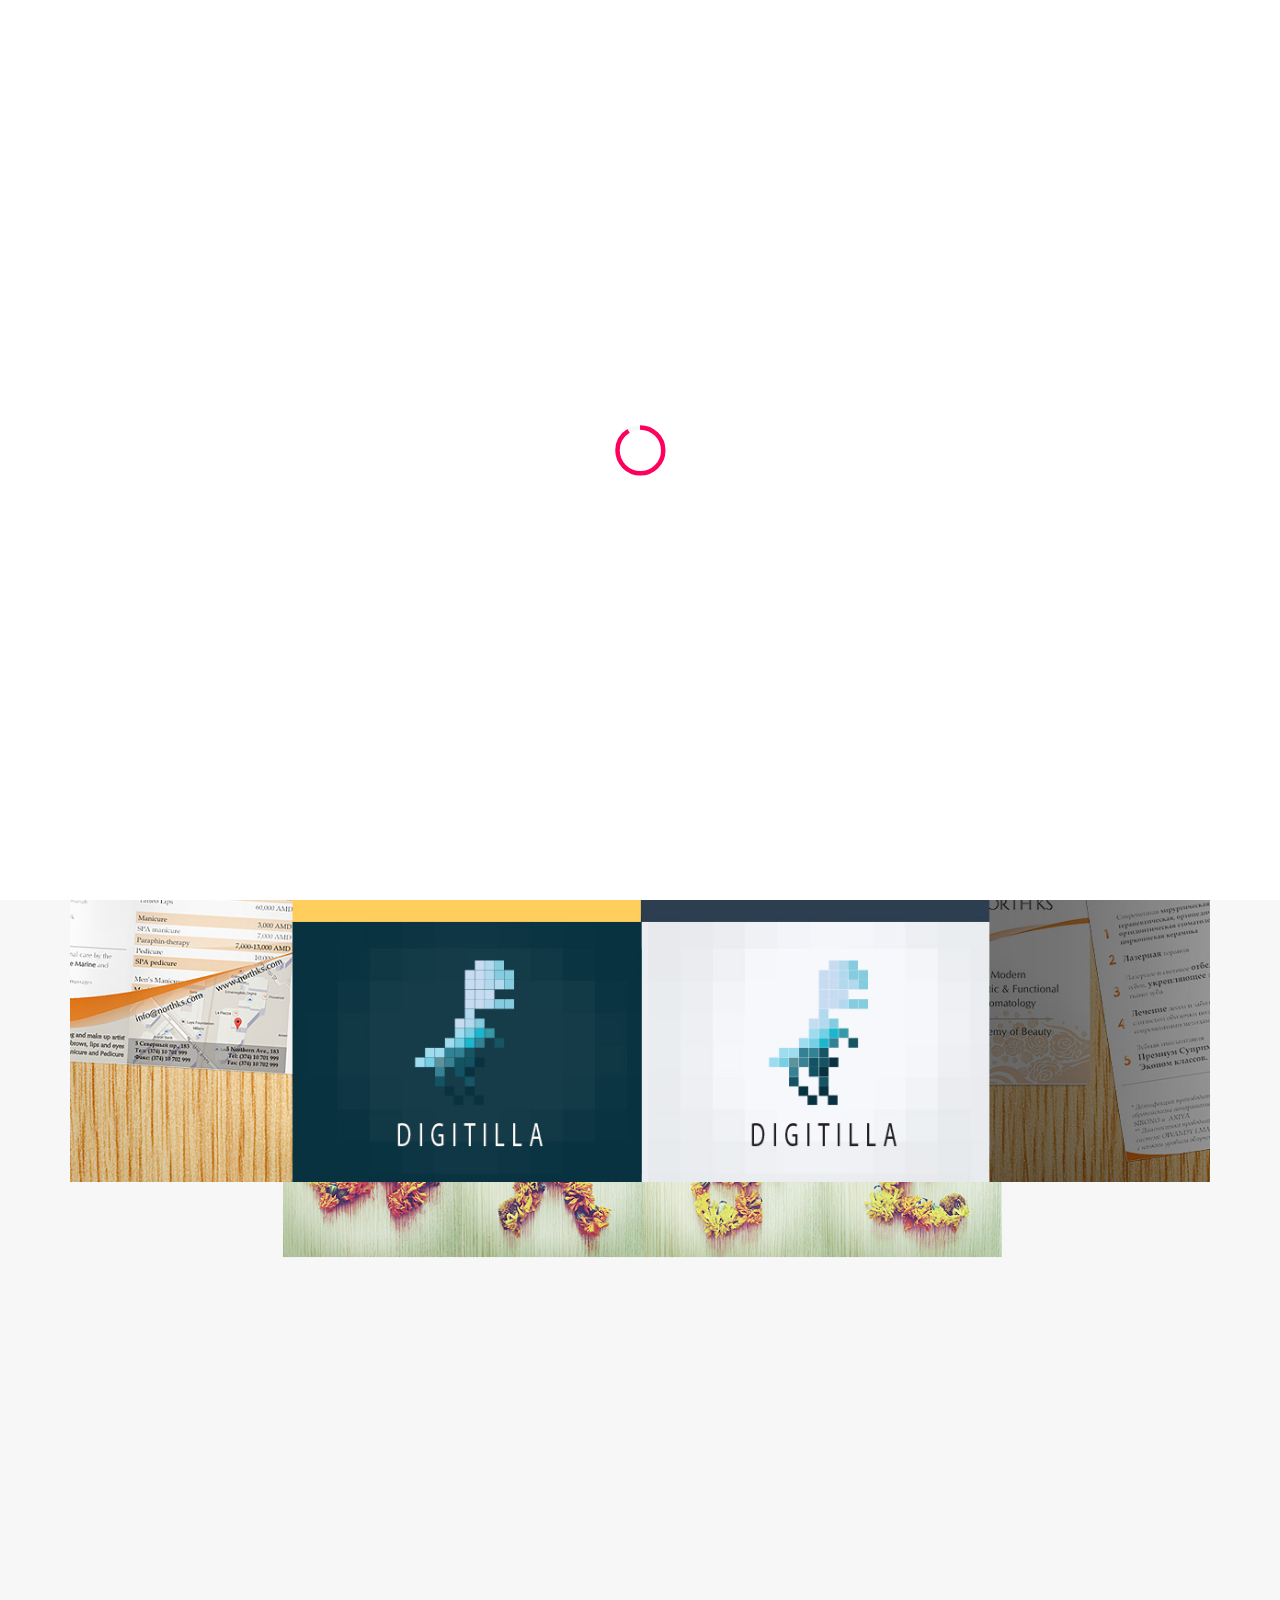
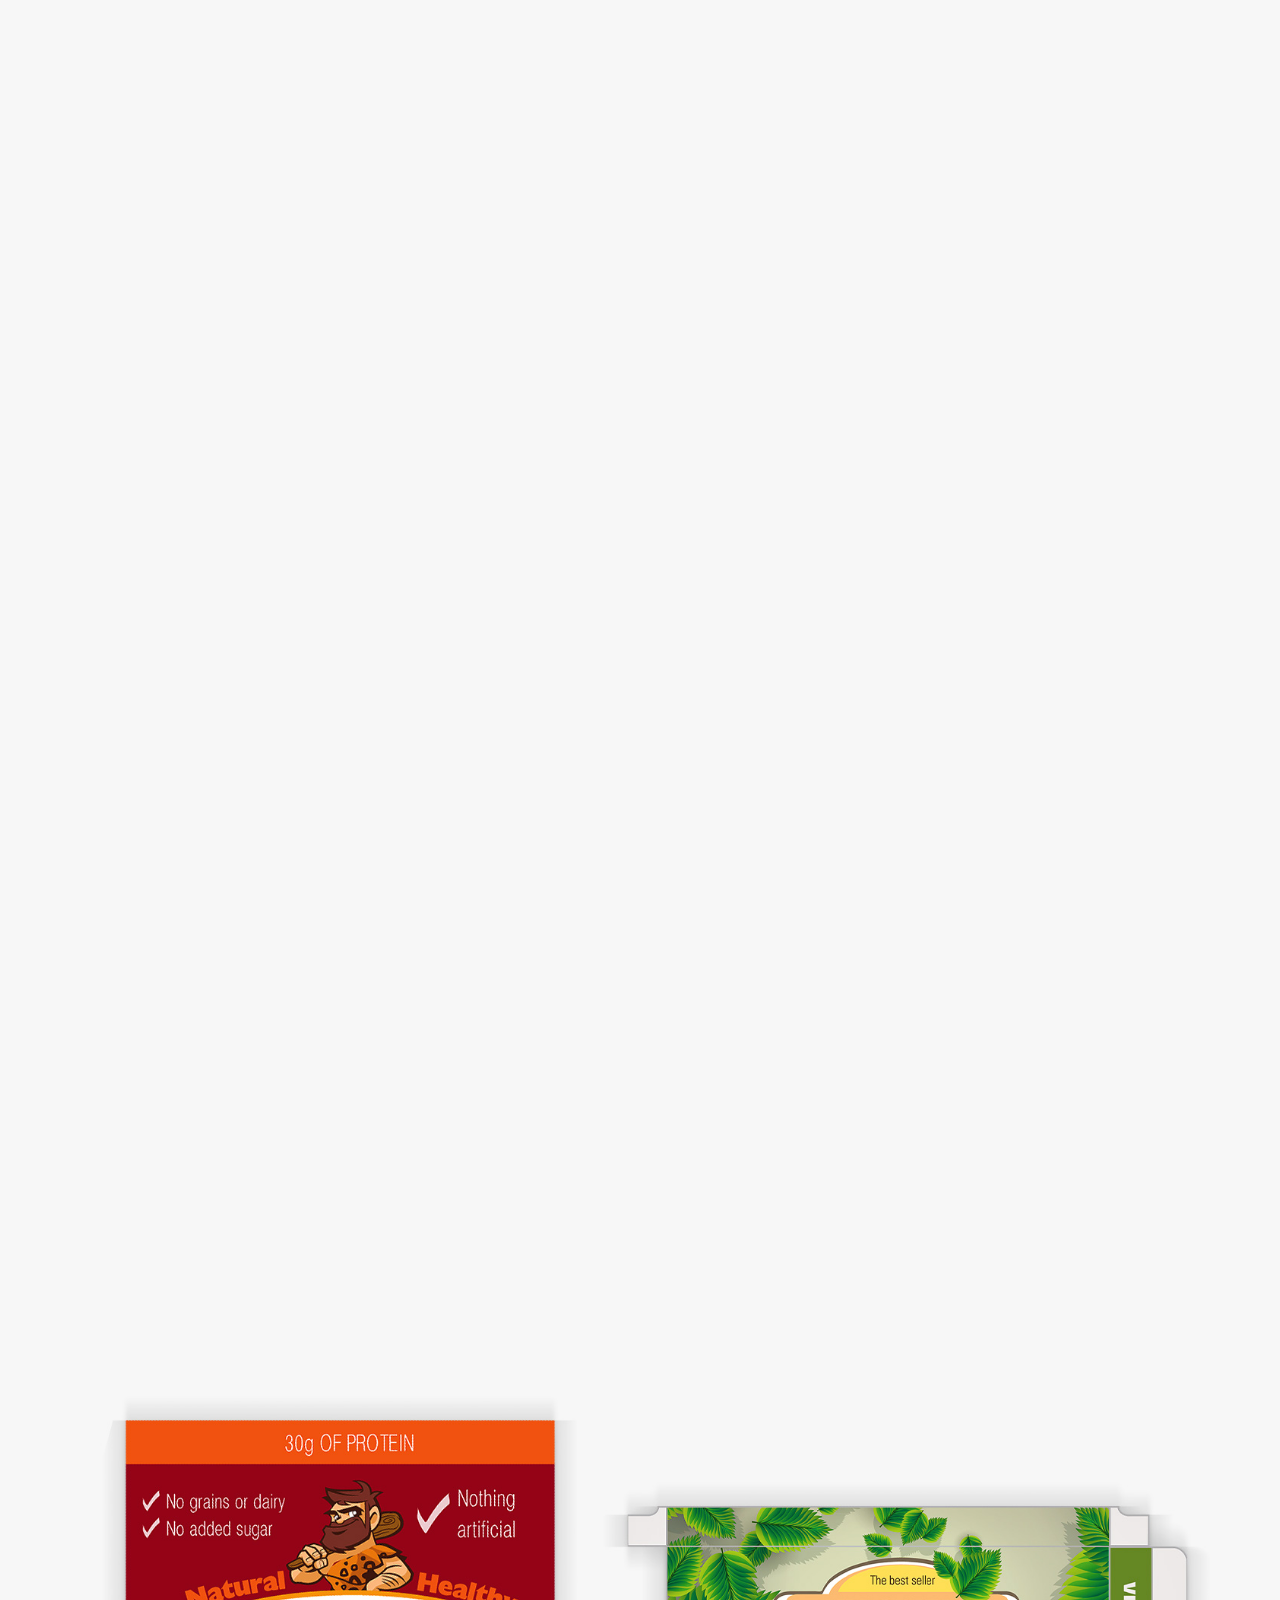
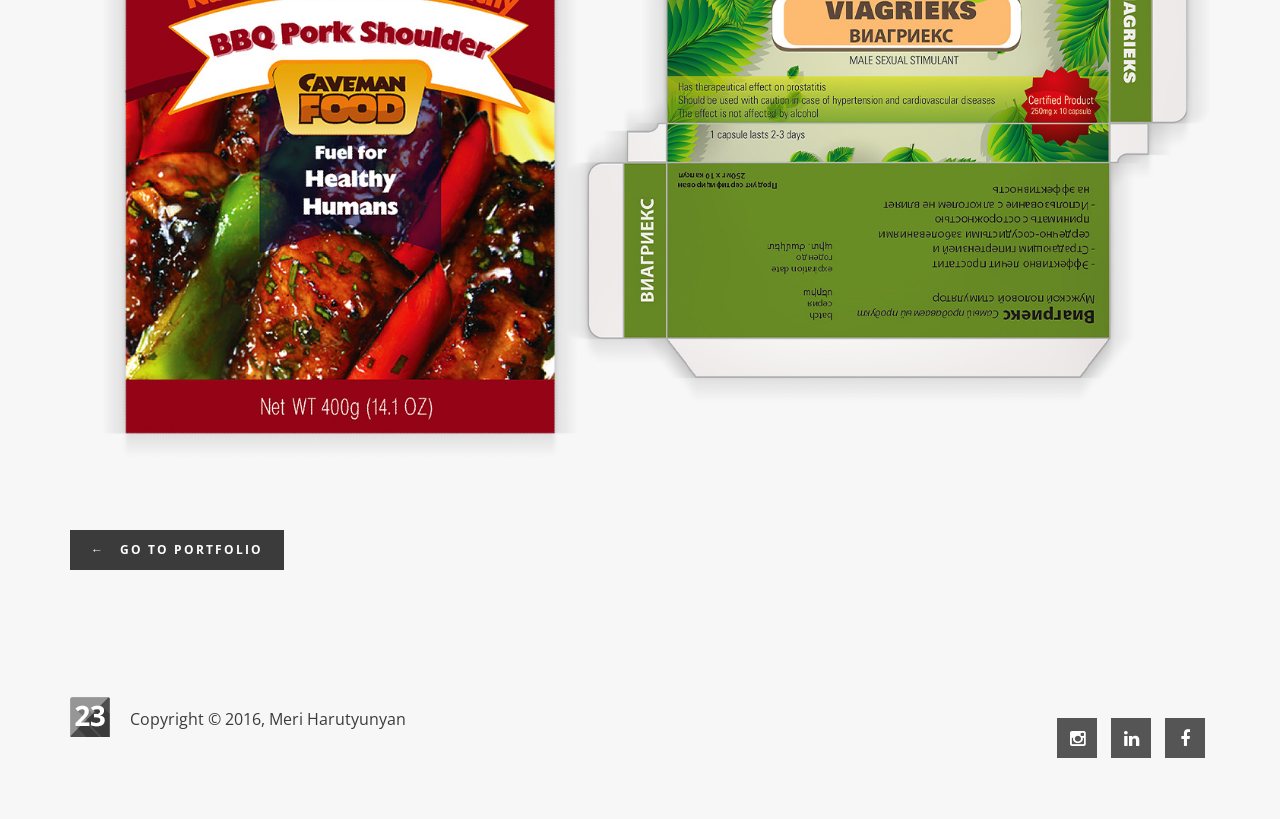
<file: 23visuel/public_html/portfolio/logos-type/index.html>
<!DOCTYPE html>
<html lang="en">
    <head>
        <meta charset="utf-8">
        <meta http-equiv="X-UA-Compatible" content="IE=edge">
        <meta name="viewport" content="width=device-width, initial-scale=1, maximum-scale=1">
                <meta name="description" content="Meri Harutyunyan is a Seattle based Art Director and UX designer. Her extensive portfolio represents works for US and international clients, including Starbucks and Walgreens">
        <meta name="keywords" content="ux designer, art director, visual designer, graphic designer, inspiration, ux blog, design blog, freelance, talent">
        <meta name="author" content="Meri Harutyunyan">

        <title>Branding - 23visuel</title>

        <!-- ===============    favicon link     =============== -->
        <link rel="icon" type="image/png" href="../../images/favicon.png" />

        <!-- ===============    Bootstrap core CSS     =============== -->
        <link rel="stylesheet" type="text/css" href="../../css/bootstrap.min.css" media="all" />

        <!-- ===============    font-awesome core CSS     =============== -->
        <link rel="stylesheet" type="text/css" href="../../css/font-awesome.min.css" media="all" />

        <!-- ===============    theme core CSS     =============== -->
        <link rel="stylesheet" type="text/css" href="../../css/effect1.css" media="all" />

        <!-- ===============    theme core CSS     =============== -->
        <link rel="stylesheet" type="text/css" href="../../css/theme.css" media="all" />

        <!-- ===============    responsive core CSS     =============== -->
        <link rel="stylesheet" type="text/css" href="../../css/responsive.css" media="all" />

        <!-- ===============    spacing core CSS     =============== -->
        <link rel="stylesheet" type="text/css" href="../../css/spacing.min.css" media="all" />

        <!-- ===============    theme content color core CSS     =============== -->
        <link rel="stylesheet" type="text/css" href="../../css/theme-content-color/blue.css" media="all" />
        
        <!-- ===============    23visuel CSS     =============== -->
        <link rel="stylesheet" type="text/css" href="../../css/style.css" media="all" />


        <!-- ===============    Google fonts CSS     =============== -->
        <link href='https://fonts.googleapis.com/css?family=Open+Sans:400,300,600,700,800|Playfair+Display:400,300,700,900' rel='stylesheet' type='text/css'>

        <!-- Just for debugging purposes. Don't actually copy this line! -->
        <!--[if lt IE 9]><script src="js/ie8-responsive-file-warning.js"></script><![endif]-->

        <!-- HTML5 shim and Respond.js IE8 support of HTML5 elements and media queries -->
        <!--[if lt IE 9]>
            <script src="https://oss.maxcdn.com/libs/html5shiv/3.7.0/html5shiv.js"></script>
            <script src="https://oss.maxcdn.com/libs/respond.js/1.4.2/respond.min.js"></script>
        <![endif]-->
    </head>

    <body>
        


        <!-- ===============    Start template markup     =============== -->

        <!-- START preloader section -->
        <div class="ip-container" id="ip-container">
            <div class="ip-header">
                <div class="ip-loader">
                    <svg class="ip-inner" width="60px" height="60px" viewBox="0 0 80 80">
                        <path class="ip-loader-circlebg" d="M40,10C57.351,10,71,23.649,71,40.5S57.351,71,40.5,71 S10,57.351,10,40.5S23.649,10,40.5,10z"/>
                        <path id="ip-loader-circle" class="ip-loader-circle" d="M40,10C57.351,10,71,23.649,71,40.5S57.351,71,40.5,71 S10,57.351,10,40.5S23.649,10,40.5,10z"/>
                    </svg>
                </div>
            </div>
            <div class="menu-wrapper">
                <div class="container">
                    <header>
                        <div class="logo">
                            <a href="http://23visuel.com/">
                                <img src="../../images/logo.png" alt="">
                            </a>
                        </div>
                        <div class="mobile-menu">
                            <span class="line"></span>
                        </div>
                        <nav>
                            <ul>
                                <li class="active"><a href="http://23visuel.com/">Portfolio</a></li>
                                <li><a href="http://23visuel.com/design-process/">Design Process</a></li>
                                <li><a href="http://23visuel.com/about/">About</a></li>
                                <li><a href="http://23visuel.com/assets/Visual-UX-Designer_MH_Resume.pdf">Resume</a></li>
                                <!--<li><a href="http://uxmaid.com">Blog</a></li>-->
                            </ul>
                        </nav>
                    </header>
                </div>
            </div>
        </div>
        <!--/ END preloader section -->
        <!-- START page title section -->
        <div class="page-title">
            <div class="container">
                <div class="row">
                    <div class="col-md-7 col-xs-12">
                        <h1 class="title">Components <br />of <span class="theme-color">Branding</span></h1>
                        <p class="contact"><a href="mailto:meri@23visuel.com">meri@23visuel.com</a></p>
                    </div>
                </div>
            </div>
        </div>
        <!--/ END page title section -->
        <!-- START section -->
        <div>
            <div class="container">
                <div class="row">
                    <div class="col-md-8">
                        <h4>Overview</h4>
                        Logo concepts that communicate message, font for a natural pharmaceutical company, typography poster with lots of font styles designed to match and many more branding components I have worked on through years.
                    </div>
                    <div class="col-md-4">
                        <ul class="project-info list-unstyled">
                          <li>Team: <span>Meri Harutyunyan</span></li>
                          <li>Functions: <span>Concept, Visual design, Typography</span></li>
                          <li>Tools: <span>Illustrator, Camera, Photoshop</span></li>
                          <li>Delivered: <span>2010-2015</span></li>
                        </ul>
                    </div>
                </div>
            </div>
        </div>
        <!--/ END section -->
        <!-- START parallax -->
        <div class="small-section">
            <div class="container">
                <div class="row">
                    <div class="col-md-12">
                        <img class="single-potfolio-image img-responsive" src="../../images/portfolio/logos-type/1.jpg"></img>
                        <div class="fixed-bg parallax-image desktop-switch" data-background="../../images/portfolio/logos-type/2.jpg" data-stellar-background-ratio="0.3"></div>
                        <div class="fixed-bg parallax-image desktop-switch" data-background="../../images/portfolio/logos-type/3.jpg" data-stellar-background-ratio="0.5"></div>
                        <img class="single-potfolio-image img-responsive mobile-switch" src="../../images/portfolio/logos-type/2.jpg"></img>
                        <img class="single-potfolio-image img-responsive mobile-switch" src="../../images/portfolio/logos-type/3.jpg"></img>
                        <img class="single-potfolio-image img-responsive" src="../../images/portfolio/logos-type/4.jpg"></img><br /><br />
                        <a href="http://23visuel.com/" class="btn btn-dark btn-sm portfolio-back"><span>&#x2190;</span> go to portfolio</a>
                    </div>
                </div>
            </div>
        </div>
        <!--/ END parallax -->
        <!-- START footer section -->
        <footer class="atom-footer-area small-section">
            <div class="container">
                <div class="row">
                    <div class="col-md-6">
                        <div class="copyright">
                            <img src="../../images/logo-footer.png" alt="logo" class="img-responsive">
                            <p>Copyright &copy; 2016, Meri Harutyunyan</p>
                        </div>
                    </div>
                    <div class="col-md-6 text-right">
                        <ul class="list-inline social-icons">
                            <li><a href="https://www.instagram.com/merisuel/" target="_blank"><i class="fa fa-instagram"></i></a></li>
                            <li><a href="https://www.linkedin.com/in/meriharutyunyan" target="_blank"><i class="fa fa-linkedin"></i></a></li>
                            <!--<li><a href="https://twitter.com/uxmaid" target="_blank"><i class="fa fa-twitter"></i></a></li>-->
                            <li><a href="https://www.facebook.com/merisuel" target="_blank"><i class="fa fa-facebook"></i></a></li>
                        </ul>
                    </div>
                </div>
            </div>
        </footer>
        <!--/ END footer section -->

        <!-- ===============    /End template markup     =============== -->


        <!-- ===============    jQuery core jquery     =============== -->
        <script src="https://ajax.googleapis.com/ajax/libs/jquery/1.11.3/jquery.min.js"></script>
        <script>window.jQuery || document.write('<script src="js/jquery-1.11.3.min.js"><\/script>')</script>
        <!-- ===============    Bootstrap core jquery     =============== -->
        <script type="text/javascript" src="../../js/bootstrap.min.js"></script>

        <!-- ===============    modernizr core jquery     =============== -->
        <script type="text/javascript" src="../../js/modernizr.custom.js"></script>

        <!-- ===============    classie core jquery     =============== -->
        <script type="text/javascript" src="../../js/classie.js"></script>

        <!-- ===============    pathLoader core jquery     =============== -->
        <script type="text/javascript" src="../../js/pathLoader.js"></script>

        <!-- ===============    imagesloaded core jquery     =============== -->
        <script type="text/javascript" src="../../js/imagesloaded.pkgd.min.js"></script>
        
        <!-- ===============    maps api core JavaScript     =============== -->
        <script type="text/javascript" src="https://maps.google.com/maps/api/js?sensor=true"></script>

        <!-- ===============    stellar core jquery     =============== -->
        <script type="text/javascript" src="../../js/jquery.stellar.min.js"></script>

        <!-- ===============    smooth core jquery     =============== -->
        <script type="text/javascript" src="../../js/smooth.js"></script>

        <!-- ===============    isotope core jquery     =============== -->
        <script type="text/javascript" src="../../js/isotopoe.pkgd.min.js"></script>

        <!-- ===============    masonary core jquery     =============== -->
        <script type="text/javascript" src="../../js/masonary.min.js"></script>

        <!-- ===============    ROW JavaScript Plugins    =============== -->
        <script type="text/javascript" src="../../js/row-plugins.js"></script>

        <!-- ===============    Active core JavaScript     =============== -->
        <script type="text/javascript" src="../../js/active.js"></script>
        <script>
            (function(i,s,o,g,r,a,m){i['GoogleAnalyticsObject']=r;i[r]=i[r]||function(){
            (i[r].q=i[r].q||[]).push(arguments)},i[r].l=1*new Date();a=s.createElement(o),
            m=s.getElementsByTagName(o)[0];a.async=1;a.src=g;m.parentNode.insertBefore(a,m)
            })(window,document,'script','//www.google-analytics.com/analytics.js','ga');

            ga('create', 'UA-36907546-1', 'auto');
            ga('require', 'displayfeatures');
            ga('send', 'pageview');

        </script>
    </body>
</html>
</file>
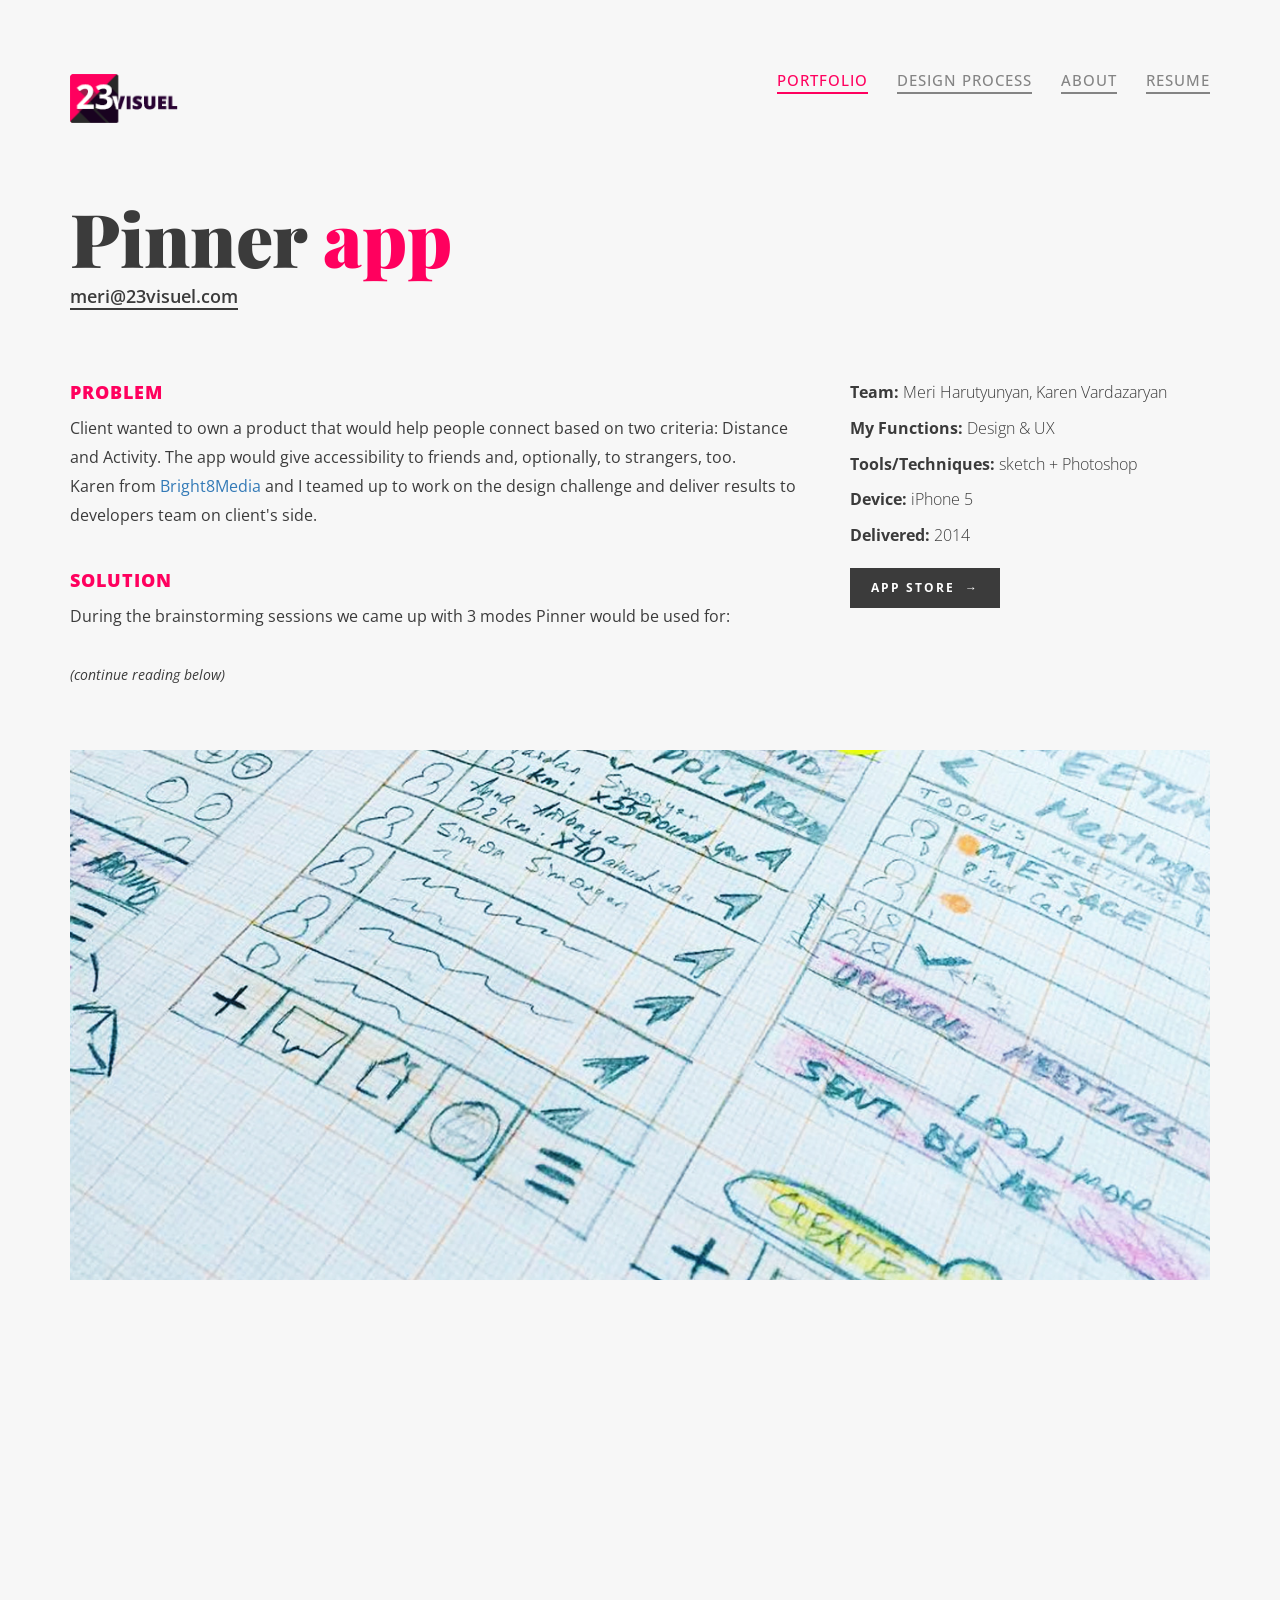
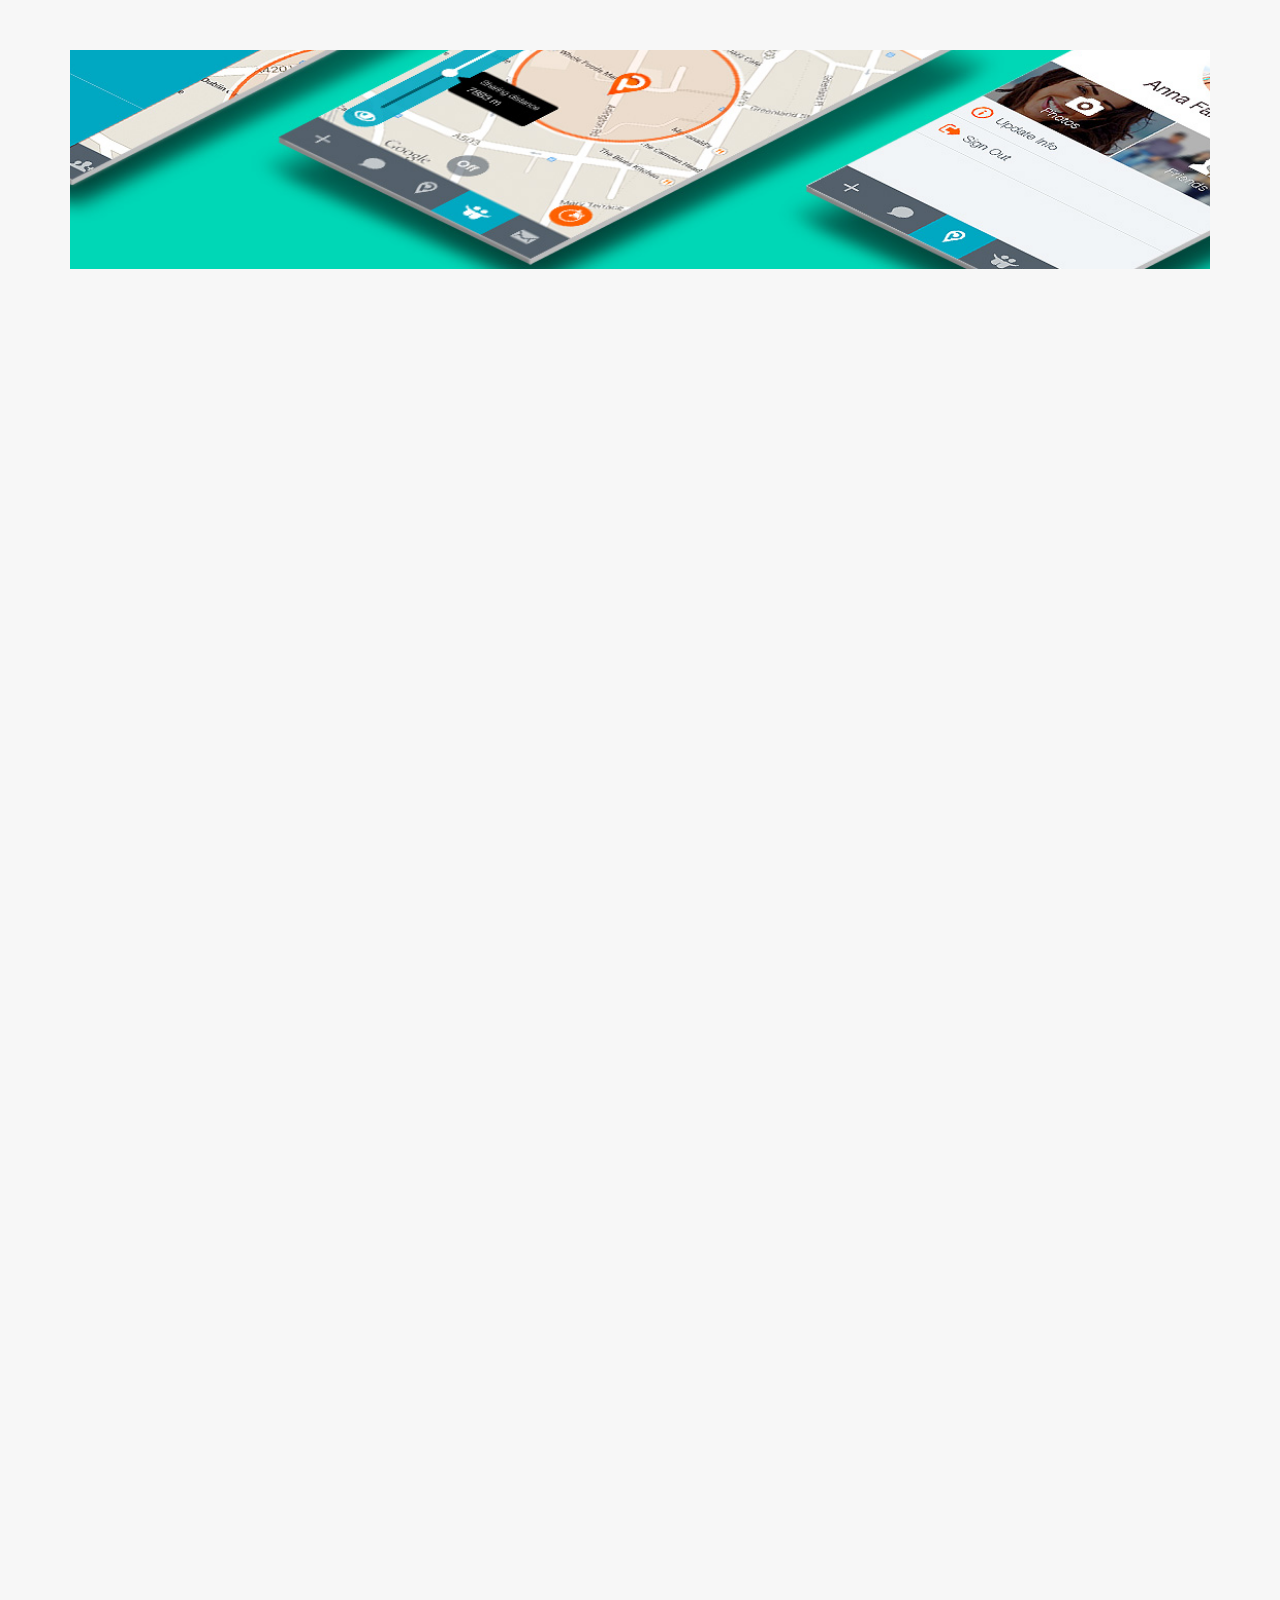
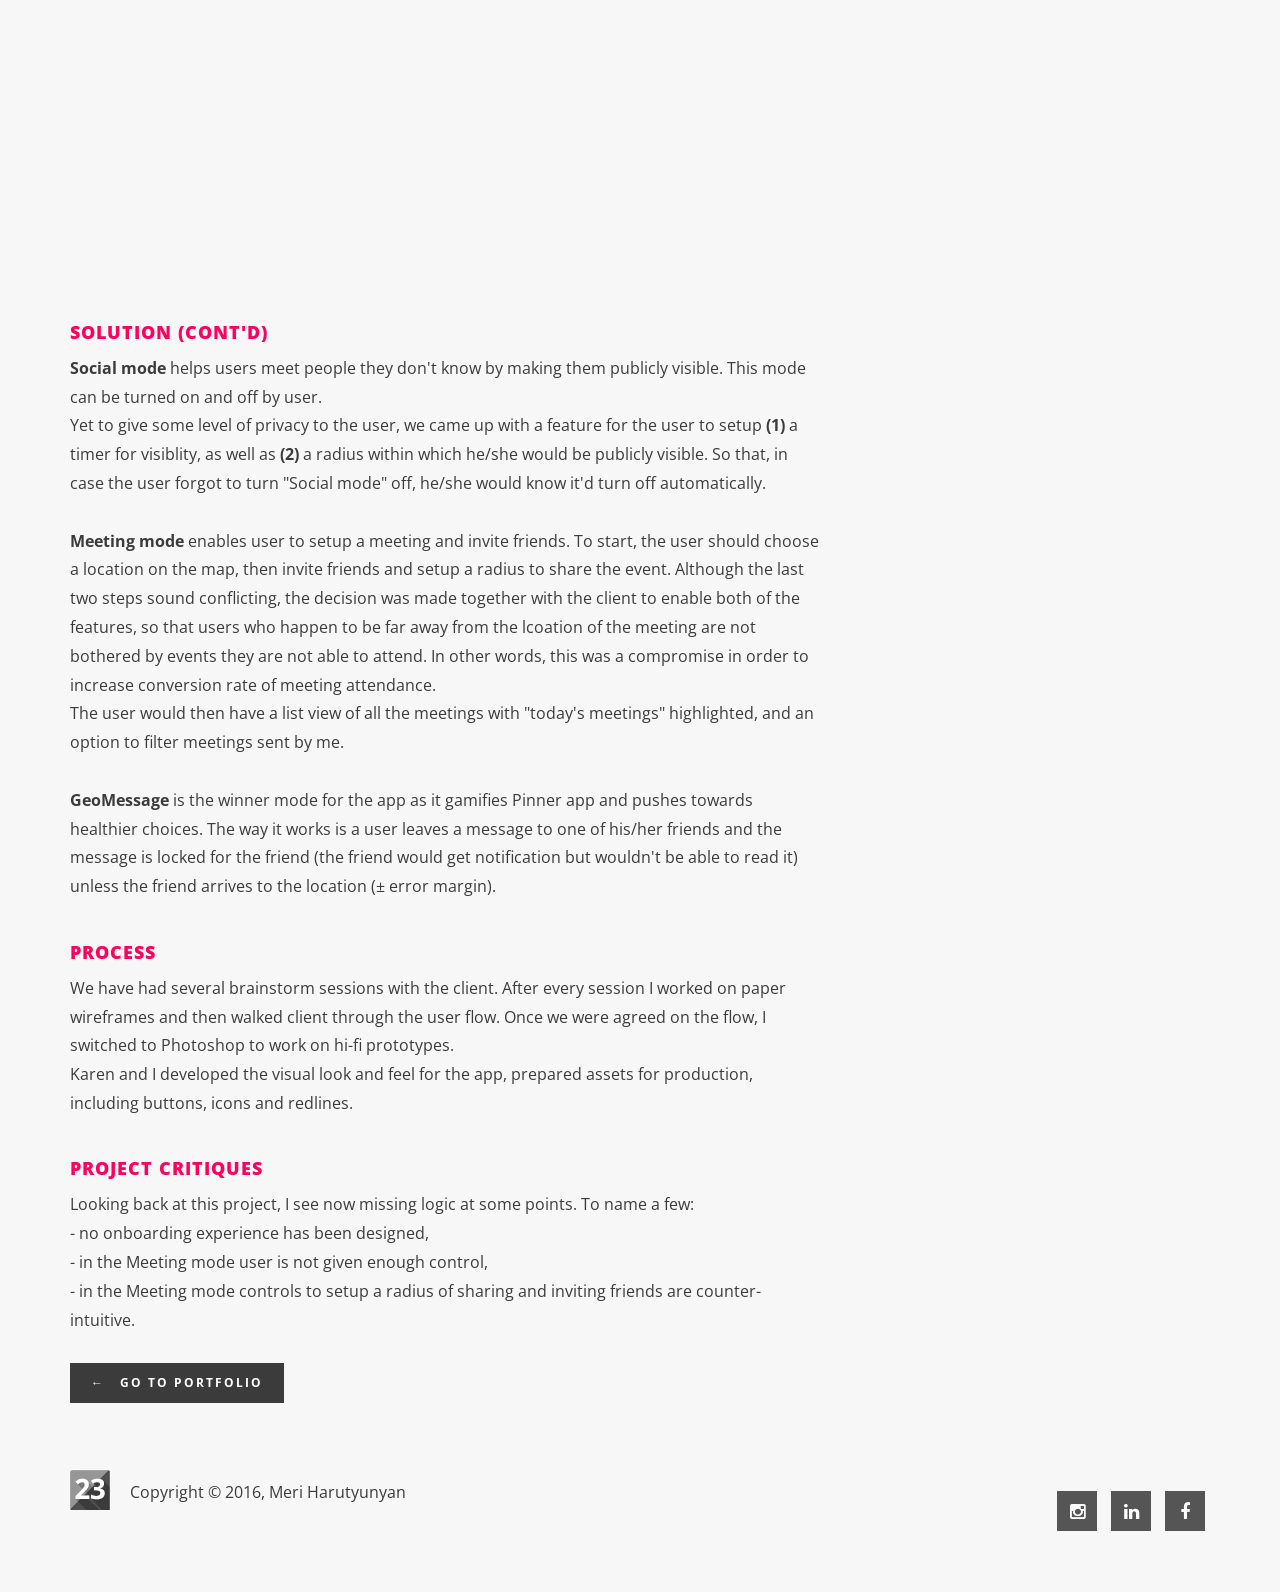
<file: 23visuel/public_html/portfolio/pinner/index.html>
<!DOCTYPE html>
<html lang="en">
    <head>
        <meta charset="utf-8">
        <meta http-equiv="X-UA-Compatible" content="IE=edge">
        <meta name="viewport" content="width=device-width, initial-scale=1, maximum-scale=1">
                <meta name="description" content="Meri Harutyunyan is a Seattle based Art Director and UX designer. Her extensive portfolio represents works for US and international clients, including Starbucks and Walgreens">
        <meta name="keywords" content="ux designer, art director, visual designer, graphic designer, inspiration, ux blog, design blog, freelance, talent">
        <meta name="author" content="Meri Harutyunyan">

        <title>Pinner - 23visuel</title>




        <!-- ===============    favicon link     =============== -->
        <link rel="icon" type="image/png" href="../../images/favicon.png" />

        <!-- ===============    Bootstrap core CSS     =============== -->
        <link rel="stylesheet" type="text/css" href="../../css/bootstrap.min.css" media="all" />

        <!-- ===============    font-awesome core CSS     =============== -->
        <link rel="stylesheet" type="text/css" href="../../css/font-awesome.min.css" media="all" />

        <!-- ===============    theme core CSS     =============== -->
        <link rel="stylesheet" type="text/css" href="../../css/effect1.css" media="all" />

        <!-- ===============    theme core CSS     =============== -->
        <link rel="stylesheet" type="text/css" href="../../css/theme.css" media="all" />

        <!-- ===============    responsive core CSS     =============== -->
        <link rel="stylesheet" type="text/css" href="../../css/responsive.css" media="all" />

        <!-- ===============    spacing core CSS     =============== -->
        <link rel="stylesheet" type="text/css" href="../../css/spacing.min.css" media="all" />

        <!-- ===============    theme content color core CSS     =============== -->
        <link rel="stylesheet" type="text/css" href="../../css/theme-content-color/blue.css" media="all" />
        
        <!-- ===============    23visuel CSS     =============== -->
        <link rel="stylesheet" type="text/css" href="../../css/style.css" media="all" />


        <!-- ===============    Google fonts CSS     =============== -->
        <link href='https://fonts.googleapis.com/css?family=Open+Sans:400,300,600,700,800|Playfair+Display:400,300,700,900' rel='stylesheet' type='text/css'>

        <!-- Just for debugging purposes. Don't actually copy this line! -->
        <!--[if lt IE 9]><script src="js/ie8-responsive-file-warning.js"></script><![endif]-->

        <!-- HTML5 shim and Respond.js IE8 support of HTML5 elements and media queries -->
        <!--[if lt IE 9]>
            <script src="https://oss.maxcdn.com/libs/html5shiv/3.7.0/html5shiv.js"></script>
            <script src="https://oss.maxcdn.com/libs/respond.js/1.4.2/respond.min.js"></script>
        <![endif]-->
    </head>

    <body>
        


        <!-- ===============    Start template markup     =============== -->

        <!-- START preloader section -->
        <div class="ip-container" id="ip-container">
            <div class="ip-header">
                <div class="ip-loader">
                    <svg class="ip-inner" width="60px" height="60px" viewBox="0 0 80 80">
                        <path class="ip-loader-circlebg" d="M40,10C57.351,10,71,23.649,71,40.5S57.351,71,40.5,71 S10,57.351,10,40.5S23.649,10,40.5,10z"/>
                        <path id="ip-loader-circle" class="ip-loader-circle" d="M40,10C57.351,10,71,23.649,71,40.5S57.351,71,40.5,71 S10,57.351,10,40.5S23.649,10,40.5,10z"/>
                    </svg>
                </div>
            </div>
            <div class="menu-wrapper">
                <div class="container">
                    <header>
                        <div class="logo">
                            <a href="http://23visuel.com/">
                                <img src="../../images/logo.png" alt="">
                            </a>
                        </div>
                        <div class="mobile-menu">
                            <span class="line"></span>
                        </div>
                        <nav>
                            <ul>
                                <li class="active"><a href="http://23visuel.com/">Portfolio</a></li>
                                <li><a href="http://23visuel.com/design-process/">Design Process</a></li>
                                <li><a href="http://23visuel.com/about/">About</a></li>
                                <li><a href="http://23visuel.com/assets/Visual-UX-Designer_MH_Resume.pdf">Resume</a></li>
                                <!--<li><a href="http://uxmaid.com">Blog</a></li>-->
                            </ul>
                        </nav>
                    </header>
                </div>
            </div>
        </div>
        <!--/ END preloader section -->
        <!-- START page title section -->
        <div class="page-title">
            <div class="container">
                <div class="row">
                    <div class="col-md-7 col-xs-12">
                        <h1 class="title">Pinner <span class="theme-color">app</span></h1>
                        <p class="contact"><a href="mailto:meri@23visuel.com">meri@23visuel.com</a></p>
                    </div>
                </div>
            </div>
        </div>
        <!--/ END page title section -->
        <!-- START section -->
        <div>
            <div class="container">
                <div class="row">
                    <div class="col-md-8">
                        <h4>problem</h4>
                        Client wanted to own a product that would help people connect based on two criteria: Distance and Activity. The app would give accessibility to friends and, optionally, to strangers, too.<br />
                        Karen from <a href="http://bright8media.com" target="_blank">Bright8Media</a> and I teamed up to work on the design challenge and deliver results to developers team on client's side.<br /><br />
                        <h4>Solution</h4>
                        During the brainstorming sessions we came up with 3 modes Pinner would be used for:<br /><br />
                        <i class="small">(continue reading below)</i>
                    </div>
                    <div class="col-md-4">
                        <ul class="project-info list-unstyled">
                            <li>Team: <span>Meri Harutyunyan, Karen Vardazaryan</span></li>
                            <li>My Functions: <span>Design &amp; UX</span></li>
                            <li>Tools/Techniques: <span>sketch + Photoshop</span></li>
                            <li>Device: <span>iPhone 5</span></li>
                            <li>Delivered: <span>2014</span></li>
                        </ul>
                        <a href="https://itunes.apple.com/tz/app/pinner/id866565856?mt=8" class="btn btn-dark btn-sm" target="_blank">app store<span>&#x2192;</span></a>
                    </div>
                </div>
            </div>
        </div>
        <!--/ END section -->
        <!-- START parallax -->
        <div class="small-section">
            <div class="container">
                <div class="row">
                    <div class="col-md-12">
                        <div class="fixed-bg parallax-image desktop-switch" data-background="../../images/portfolio/project-pinner/3.jpg" data-stellar-background-ratio="0.5"></div>
                        <div class="fixed-bg parallax-image desktop-switch" data-background="../../images/portfolio/project-pinner/1.jpg" data-stellar-background-ratio="0.5"></div>
                        <div class="fixed-bg parallax-image desktop-switch" data-background="../../images/portfolio/project-pinner/2.jpg" data-stellar-background-ratio="0.5"></div>
                        <img class="single-potfolio-image img-responsive mb-50 mobile-switch" src="../../images/portfolio/project-pinner/3.jpg"></img>
                        <img class="single-potfolio-image img-responsive mb-50 mobile-switch" src="../../images/portfolio/project-pinner/1.jpg"></img>
                        <img class="single-potfolio-image img-responsive mb-50 mobile-switch" src="../../images/portfolio/project-pinner/2.jpg"></img>
                    </div>
                </div>
            </div>
        </div>
        <!--/ END parallax -->
        <!-- START section -->
        <div>
            <div class="container">
                <div class="row">
                    <div class="col-md-8">
                        <h4>Solution (cont'd)</h4>
                        <strong>Social mode</strong> helps users meet people they don't know by making them publicly visible. 
                        This mode can be turned on and off by user.<br />
                        Yet to give some level of privacy to the user, we came up with a feature for the user to setup <strong>(1)</strong> a timer for visiblity, as well as <strong>(2)</strong> a radius within which he/she would be publicly visible. So that, in case the user forgot to turn "Social mode" off, he/she would know it'd turn off automatically.<br /><br />
                        <strong>Meeting mode</strong> enables user to setup a meeting and invite friends. To start, the user should choose a location on the map, 
                        then invite friends and setup a radius to share the event. Although the last two steps sound conflicting, the decision was made together 
                        with the client to enable both of the features, so that users who happen to be far away from the lcoation of the meeting are not bothered by events they are not able to attend. 
                        In other words, this was a compromise in order to increase conversion rate of meeting attendance.<br />
                        The user would then have a list view of all the meetings with "today's meetings" highlighted, and an option to filter meetings sent by me.
                        <br /><br />
                        <strong>GeoMessage</strong> is the winner mode for the app as it gamifies Pinner app and pushes towards healthier choices. The way it works is a user leaves a message to one of his/her friends and the message is locked for the friend (the friend would get notification but wouldn't be able to read it) unless the friend arrives to the location (± error margin).<br /><br />
                        <h4>Process</h4>
                        We have had several brainstorm sessions with the client. After every session I worked on paper wireframes and then walked client through the user flow. Once we were agreed on the flow, I switched to Photoshop to work on hi-fi prototypes.<br />
                        Karen and I developed the visual look and feel for the app, prepared assets for production, including buttons, icons and redlines.<br /><br />
                        <h4>Project Critiques</h4>
                        Looking back at this project, I see now missing logic at some points. To name a few:<br />
                        - no onboarding experience has been designed,<br />
                        - in the Meeting mode user is not given enough control,<br />
                        - in the Meeting mode controls to setup a radius of sharing and inviting friends are counter-intuitive.<br /><br />
                        <a href="http://23visuel.com/" class="btn btn-dark btn-sm portfolio-back"><span>&#x2190;</span> go to portfolio</a>
                    </div>
                </div>
            </div>
        </div>
        <!--/ END section -->
        <!-- START footer section -->
        <footer class="atom-footer-area small-section">
            <div class="container">
                <div class="row">
                    <div class="col-md-6">
                        <div class="copyright">
                            <img src="../../images/logo-footer.png" alt="logo" class="img-responsive">
                            <p>Copyright &copy; 2016, Meri Harutyunyan</p>
                        </div>
                    </div>
                    <div class="col-md-6 text-right">
                        <ul class="list-inline social-icons">
                            <li><a href="https://www.instagram.com/merisuel/" target="_blank"><i class="fa fa-instagram"></i></a></li>
                            <li><a href="https://www.linkedin.com/in/meriharutyunyan" target="_blank"><i class="fa fa-linkedin"></i></a></li>
                            <!--<li><a href="https://twitter.com/uxmaid" target="_blank"><i class="fa fa-twitter"></i></a></li>-->
                            <li><a href="https://www.facebook.com/merisuel" target="_blank"><i class="fa fa-facebook"></i></a></li>
                        </ul>
                    </div>
                </div>
            </div>
        </footer>
        <!--/ END footer section -->

        <!-- ===============    /End template markup     =============== -->


        <!-- ===============    jQuery core jquery     =============== -->
        <script src="https://ajax.googleapis.com/ajax/libs/jquery/1.11.3/jquery.min.js"></script>
        <script>window.jQuery || document.write('<script src="js/jquery-1.11.3.min.js"><\/script>')</script>
        <!-- ===============    Bootstrap core jquery     =============== -->
        <script type="text/javascript" src="../../js/bootstrap.min.js"></script>

        <!-- ===============    modernizr core jquery     =============== -->
        <script type="text/javascript" src="../../js/modernizr.custom.js"></script>

        <!-- ===============    classie core jquery     =============== -->
        <script type="text/javascript" src="../../js/classie.js"></script>

        <!-- ===============    pathLoader core jquery     =============== -->
        <script type="text/javascript" src="../../js/pathLoader.js"></script>

        <!-- ===============    imagesloaded core jquery     =============== -->
        <script type="text/javascript" src="../../js/imagesloaded.pkgd.min.js"></script>
        
        <!-- ===============    maps api core JavaScript     =============== -->
        <script type="text/javascript" src="https://maps.google.com/maps/api/js?sensor=true"></script>

        <!-- ===============    stellar core jquery     =============== -->
        <script type="text/javascript" src="../../js/jquery.stellar.min.js"></script>

        <!-- ===============    smooth core jquery     =============== -->
        <script type="text/javascript" src="../../js/smooth.js"></script>

        <!-- ===============    isotope core jquery     =============== -->
        <script type="text/javascript" src="../../js/isotopoe.pkgd.min.js"></script>

        <!-- ===============    masonary core jquery     =============== -->
        <script type="text/javascript" src="../../js/masonary.min.js"></script>

        <!-- ===============    ROW JavaScript Plugins    =============== -->
        <script type="text/javascript" src="../../js/row-plugins.js"></script>

        <!-- ===============    Active core JavaScript     =============== -->
        <script type="text/javascript" src="../../js/active.js"></script>
        <script>
            (function(i,s,o,g,r,a,m){i['GoogleAnalyticsObject']=r;i[r]=i[r]||function(){
            (i[r].q=i[r].q||[]).push(arguments)},i[r].l=1*new Date();a=s.createElement(o),
            m=s.getElementsByTagName(o)[0];a.async=1;a.src=g;m.parentNode.insertBefore(a,m)
            })(window,document,'script','//www.google-analytics.com/analytics.js','ga');

            ga('create', 'UA-36907546-1', 'auto');
            ga('require', 'displayfeatures');
            ga('send', 'pageview');

        </script>
    </body>
</html>
</file>
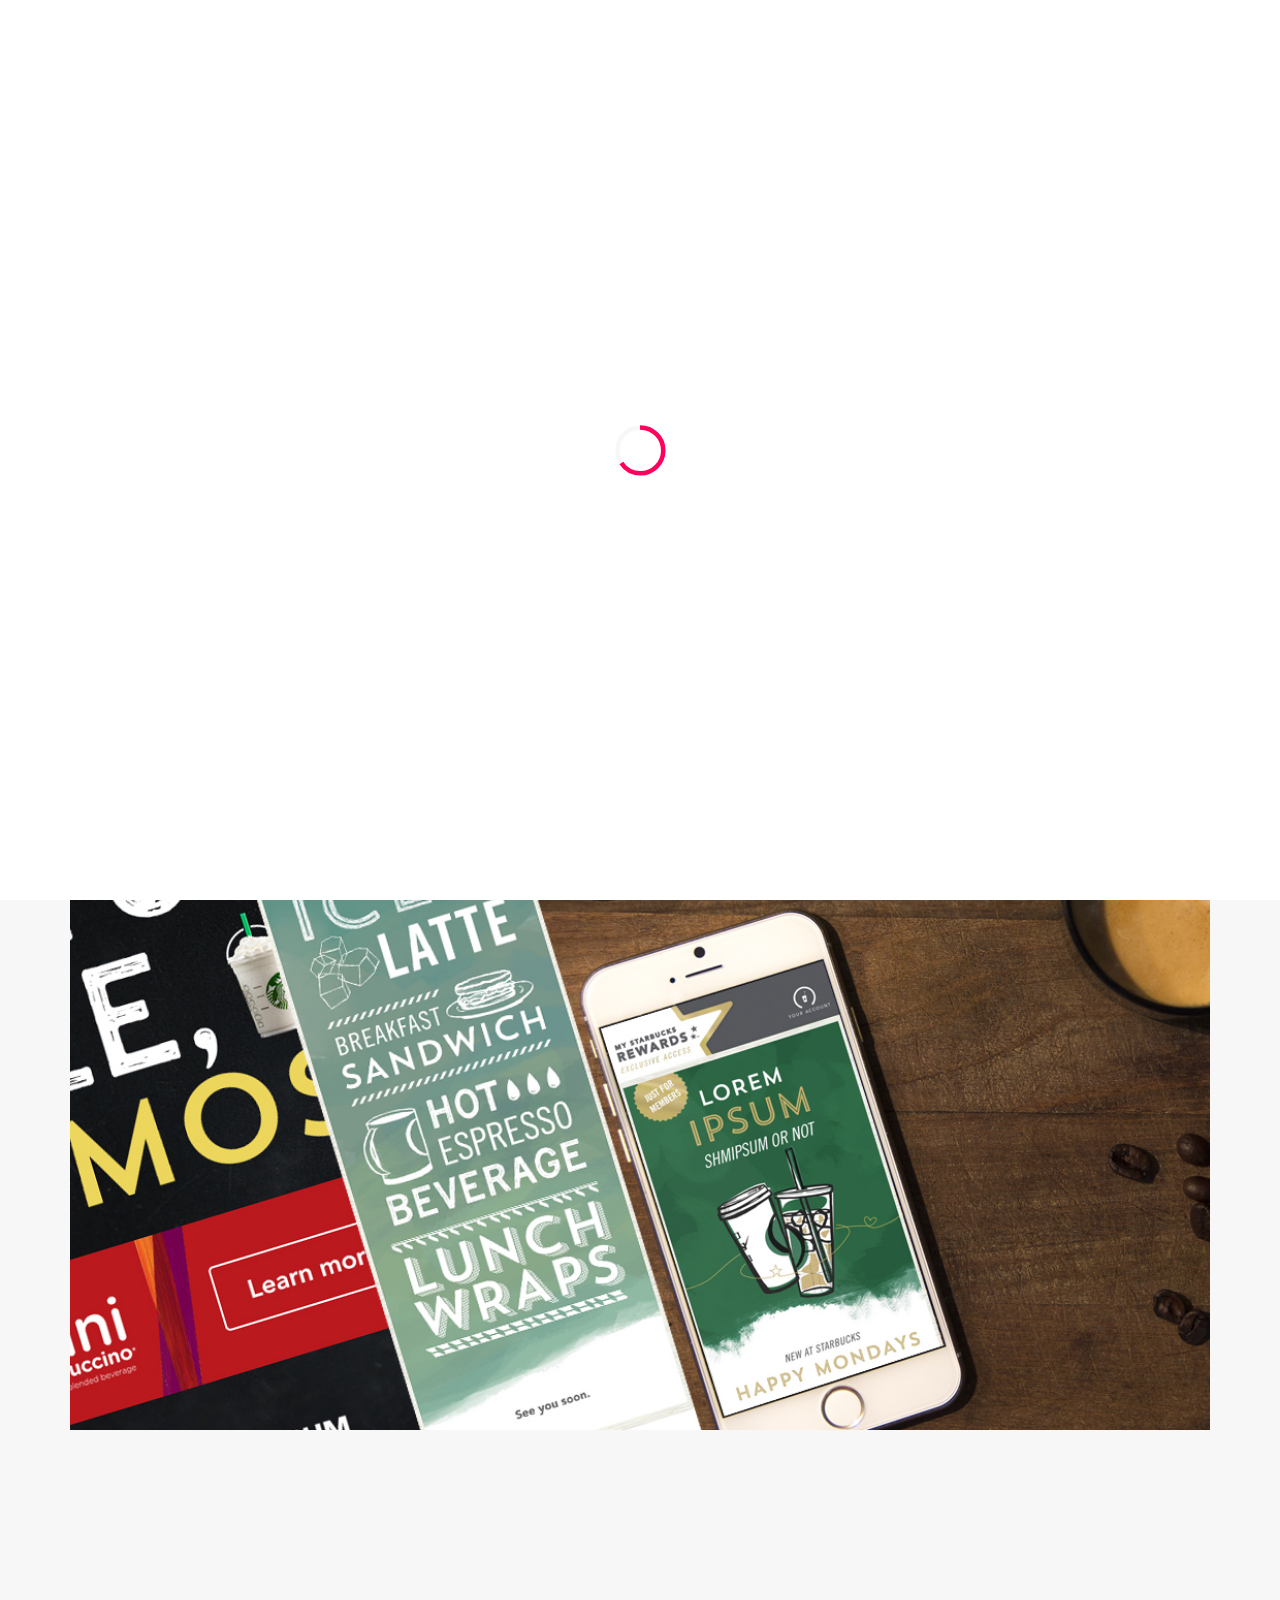
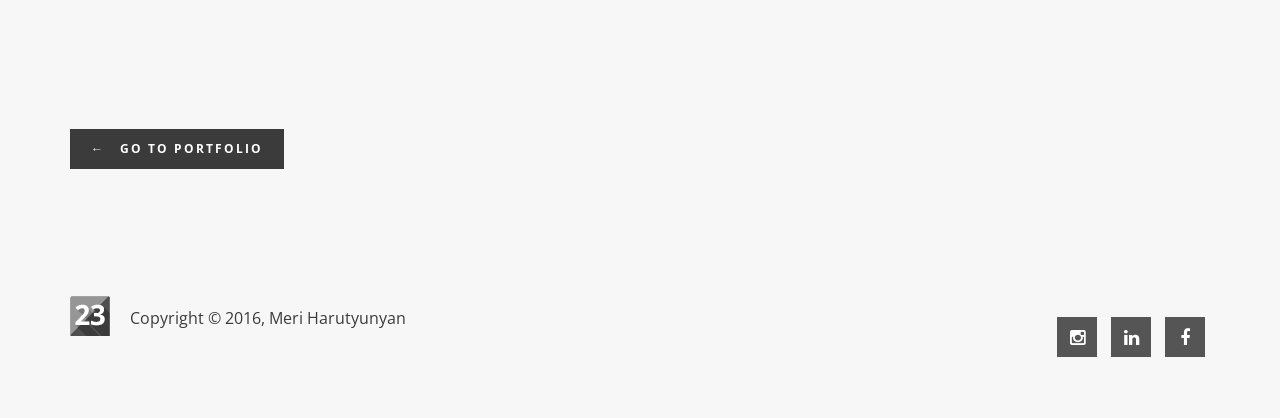
<file: 23visuel/public_html/portfolio/starbucks/index.html>
<!DOCTYPE html>
<html lang="en">
    <head>
        <meta charset="utf-8">
        <meta http-equiv="X-UA-Compatible" content="IE=edge">
        <meta name="viewport" content="width=device-width, initial-scale=1, maximum-scale=1">
                <meta name="description" content="Meri Harutyunyan is a Seattle based Art Director and UX designer. Her extensive portfolio represents works for US and international clients, including Starbucks and Walgreens">
        <meta name="keywords" content="ux designer, art director, visual designer, graphic designer, inspiration, ux blog, design blog, freelance, talent">
        <meta name="author" content="Meri Harutyunyan">

        <title>Starbucks member rewards program - 23visuel</title>




        <!-- ===============    favicon link     =============== -->
        <link rel="icon" type="image/png" href="../../images/favicon.png" />

        <!-- ===============    Bootstrap core CSS     =============== -->
        <link rel="stylesheet" type="text/css" href="../../css/bootstrap.min.css" media="all" />

        <!-- ===============    font-awesome core CSS     =============== -->
        <link rel="stylesheet" type="text/css" href="../../css/font-awesome.min.css" media="all" />

        <!-- ===============    theme core CSS     =============== -->
        <link rel="stylesheet" type="text/css" href="../../css/effect1.css" media="all" />

        <!-- ===============    theme core CSS     =============== -->
        <link rel="stylesheet" type="text/css" href="../../css/theme.css" media="all" />

        <!-- ===============    responsive core CSS     =============== -->
        <link rel="stylesheet" type="text/css" href="../../css/responsive.css" media="all" />

        <!-- ===============    spacing core CSS     =============== -->
        <link rel="stylesheet" type="text/css" href="../../css/spacing.min.css" media="all" />

        <!-- ===============    theme content color core CSS     =============== -->
        <link rel="stylesheet" type="text/css" href="../../css/theme-content-color/blue.css" media="all" />
        
        <!-- ===============    23visuel CSS     =============== -->
        <link rel="stylesheet" type="text/css" href="../../css/style.css" media="all" />


        <!-- ===============    Google fonts CSS     =============== -->
        <link href='https://fonts.googleapis.com/css?family=Open+Sans:400,300,600,700,800|Playfair+Display:400,300,700,900' rel='stylesheet' type='text/css'>

        <!-- Just for debugging purposes. Don't actually copy this line! -->
        <!--[if lt IE 9]><script src="js/ie8-responsive-file-warning.js"></script><![endif]-->

        <!-- HTML5 shim and Respond.js IE8 support of HTML5 elements and media queries -->
        <!--[if lt IE 9]>
            <script src="https://oss.maxcdn.com/libs/html5shiv/3.7.0/html5shiv.js"></script>
            <script src="https://oss.maxcdn.com/libs/respond.js/1.4.2/respond.min.js"></script>
        <![endif]-->
    </head>

    <body>
        


        <!-- ===============    Start template markup     =============== -->

        <!-- START preloader section -->
        <div class="ip-container" id="ip-container">
            <div class="ip-header">
                <div class="ip-loader">
                    <svg class="ip-inner" width="60px" height="60px" viewBox="0 0 80 80">
                        <path class="ip-loader-circlebg" d="M40,10C57.351,10,71,23.649,71,40.5S57.351,71,40.5,71 S10,57.351,10,40.5S23.649,10,40.5,10z"/>
                        <path id="ip-loader-circle" class="ip-loader-circle" d="M40,10C57.351,10,71,23.649,71,40.5S57.351,71,40.5,71 S10,57.351,10,40.5S23.649,10,40.5,10z"/>
                    </svg>
                </div>
            </div>
            <div class="menu-wrapper">
                <div class="container">
                    <header>
                        <div class="logo">
                            <a href="http://23visuel.com/">
                                <img src="../../images/logo.png" alt="">
                            </a>
                        </div>
                        <div class="mobile-menu">
                            <span class="line"></span>
                        </div>
                        <nav>
                            <ul>
                                <li class="active"><a href="http://23visuel.com/">Portfolio</a></li>
                                <li><a href="http://23visuel.com/design-process/">Design Process</a></li>
                                <li><a href="http://23visuel.com/about/">About</a></li>
                                <li><a href="http://23visuel.com/assets/Visual-UX-Designer_MH_Resume.pdf">Resume</a></li>
                                <!--<li><a href="http://uxmaid.com">Blog</a></li>-->
                            </ul>
                        </nav>
                    </header>
                </div>
            </div>
        </div>
        <!--/ END preloader section -->
        <!-- START page title section -->
        <div class="page-title">
            <div class="container">
                <div class="row">
                    <div class="col-md-7 col-xs-12">
                        <h1 class="title"><span class="theme-color">Starbucks</span> newsletters</h1>
                        <p class="contact"><a href="mailto:meri@23visuel.com">meri@23visuel.com</a></p>
                    </div>
                </div>
            </div>
        </div>
        <!--/ END page title section -->
        <!-- START section -->
        <div>
            <div class="container">
                <div class="row">
                    <div class="col-md-8">
                        <h4>Overview</h4>
                        I worked at a creative agency as a Sr. visual designer in the dedicated Starbucks team where I was given the opportunity to come up with visual concept and design for the first "Happy Mondays" campaign, which turned to be a huge success. The following year, Starbucks used my concept for their annual "Happy Mondays", making my design a signature look.<br />
                        I also had the chance to design other member offer campaigns that got the attention of Starbucks execs.<br /><br />
                        Designs are available to view upon request.
                    </div>
                    <div class="col-md-4">
                        <ul class="project-info list-unstyled">
                          <li>Team: <span>Meri Harutyunyan, Kim Arispe, Summer Karaskowa</span></li>
                          <li>My Function: <span>Sr. visual designer</span></li>
                          <li>Client: <span>Starbucks</span></li>
                        </ul>
                    </div>
                </div>
            </div>
        </div>
        <!--/ END section -->
        <!-- START parallax -->
        <div class="small-section">
            <div class="container">
                <div class="row">
                    <div class="col-md-12">
                        <div class="fixed-bg parallax-image desktop-switch" data-background="../../images/portfolio/sbux/1.jpg" data-stellar-background-ratio="0.5"></div>
                        <img class="single-potfolio-image img-responsive mb-50 mobile-switch" src="../../images/portfolio/sbux/1.jpg"></img><br /><br />
                        <a href="http://23visuel.com/" class="btn btn-dark btn-sm portfolio-back"><span>&#x2190;</span> go to portfolio</a>
                    </div>
                </div>
            </div>
        </div>
        <!--/ END parallax -->
        <!-- START footer section -->
        <footer class="atom-footer-area small-section">
            <div class="container">
                <div class="row">
                    <div class="col-md-6">
                        <div class="copyright">
                            <img src="../../images/logo-footer.png" alt="logo" class="img-responsive">
                            <p>Copyright &copy; 2016, Meri Harutyunyan</p>
                        </div>
                    </div>
                    <div class="col-md-6 text-right">
                        <ul class="list-inline social-icons">
                            <li><a href="https://www.instagram.com/merisuel/" target="_blank"><i class="fa fa-instagram"></i></a></li>
                            <li><a href="https://www.linkedin.com/in/meriharutyunyan" target="_blank"><i class="fa fa-linkedin"></i></a></li>
                            <!--<li><a href="https://twitter.com/uxmaid" target="_blank"><i class="fa fa-twitter"></i></a></li>-->
                            <li><a href="https://www.facebook.com/merisuel" target="_blank"><i class="fa fa-facebook"></i></a></li>
                        </ul>
                    </div>
                </div>
            </div>
        </footer>
        <!--/ END footer section -->

        <!-- ===============    /End template markup     =============== -->


        <!-- ===============    jQuery core jquery     =============== -->
        <script src="https://ajax.googleapis.com/ajax/libs/jquery/1.11.3/jquery.min.js"></script>
        <script>window.jQuery || document.write('<script src="js/jquery-1.11.3.min.js"><\/script>')</script>
        <!-- ===============    Bootstrap core jquery     =============== -->
        <script type="text/javascript" src="../../js/bootstrap.min.js"></script>

        <!-- ===============    modernizr core jquery     =============== -->
        <script type="text/javascript" src="../../js/modernizr.custom.js"></script>

        <!-- ===============    classie core jquery     =============== -->
        <script type="text/javascript" src="../../js/classie.js"></script>

        <!-- ===============    pathLoader core jquery     =============== -->
        <script type="text/javascript" src="../../js/pathLoader.js"></script>

        <!-- ===============    imagesloaded core jquery     =============== -->
        <script type="text/javascript" src="../../js/imagesloaded.pkgd.min.js"></script>
        
        <!-- ===============    maps api core JavaScript     =============== -->
        <script type="text/javascript" src="https://maps.google.com/maps/api/js?sensor=true"></script>

        <!-- ===============    stellar core jquery     =============== -->
        <script type="text/javascript" src="../../js/jquery.stellar.min.js"></script>

        <!-- ===============    smooth core jquery     =============== -->
        <script type="text/javascript" src="../../js/smooth.js"></script>

        <!-- ===============    isotope core jquery     =============== -->
        <script type="text/javascript" src="../../js/isotopoe.pkgd.min.js"></script>

        <!-- ===============    masonary core jquery     =============== -->
        <script type="text/javascript" src="../../js/masonary.min.js"></script>

        <!-- ===============    ROW JavaScript Plugins    =============== -->
        <script type="text/javascript" src="../../js/row-plugins.js"></script>

        <!-- ===============    Active core JavaScript     =============== -->
        <script type="text/javascript" src="../../js/active.js"></script>
        <script>
            (function(i,s,o,g,r,a,m){i['GoogleAnalyticsObject']=r;i[r]=i[r]||function(){
            (i[r].q=i[r].q||[]).push(arguments)},i[r].l=1*new Date();a=s.createElement(o),
            m=s.getElementsByTagName(o)[0];a.async=1;a.src=g;m.parentNode.insertBefore(a,m)
            })(window,document,'script','//www.google-analytics.com/analytics.js','ga');

            ga('create', 'UA-36907546-1', 'auto');
            ga('require', 'displayfeatures');
            ga('send', 'pageview');

        </script>
    </body>
</html>
</file>
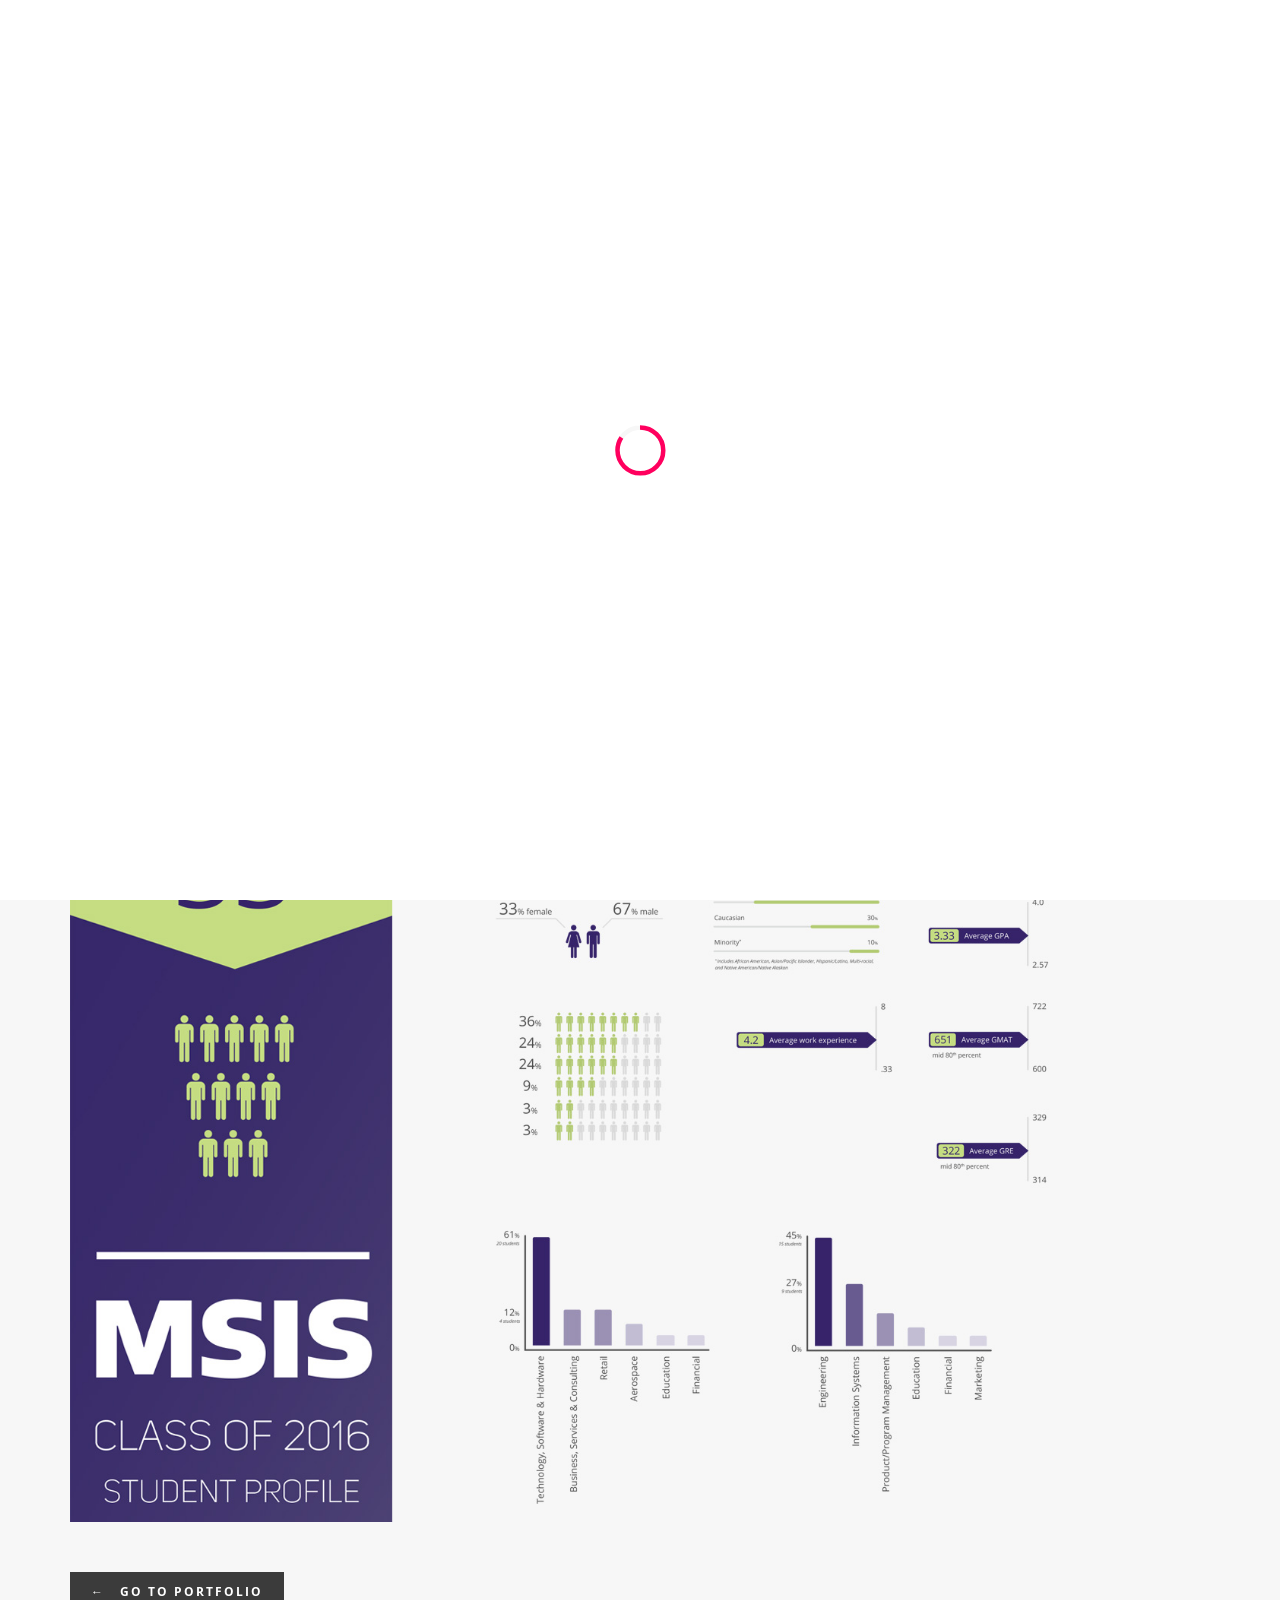
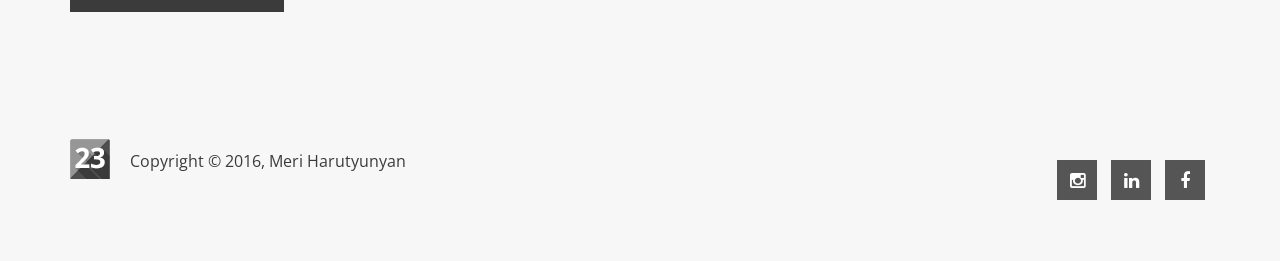
<file: 23visuel/public_html/portfolio/UW/index.html>
<!DOCTYPE html>
<html lang="en">
    <head>
        <meta charset="utf-8">
        <meta http-equiv="X-UA-Compatible" content="IE=edge">
        <meta name="viewport" content="width=device-width, initial-scale=1, maximum-scale=1">
                <meta name="description" content="Meri Harutyunyan is a Seattle based Art Director and UX designer. Her extensive portfolio represents works for US and international clients, including Starbucks and Walgreens">
        <meta name="keywords" content="ux designer, art director, visual designer, graphic designer, inspiration, ux blog, design blog, freelance, talent">
        <meta name="author" content="Meri Harutyunyan">

        <title>UX Foster Business School - 23visuel</title>




        <!-- ===============    favicon link     =============== -->
        <link rel="icon" type="image/png" href="../../images/favicon.png" />

        <!-- ===============    Bootstrap core CSS     =============== -->
        <link rel="stylesheet" type="text/css" href="../../css/bootstrap.min.css" media="all" />

        <!-- ===============    font-awesome core CSS     =============== -->
        <link rel="stylesheet" type="text/css" href="../../css/font-awesome.min.css" media="all" />

        <!-- ===============    theme core CSS     =============== -->
        <link rel="stylesheet" type="text/css" href="../../css/effect1.css" media="all" />

        <!-- ===============    theme core CSS     =============== -->
        <link rel="stylesheet" type="text/css" href="../../css/theme.css" media="all" />

        <!-- ===============    responsive core CSS     =============== -->
        <link rel="stylesheet" type="text/css" href="../../css/responsive.css" media="all" />

        <!-- ===============    spacing core CSS     =============== -->
        <link rel="stylesheet" type="text/css" href="../../css/spacing.min.css" media="all" />

        <!-- ===============    theme content color core CSS     =============== -->
        <link rel="stylesheet" type="text/css" href="../../css/theme-content-color/blue.css" media="all" />
        
        <!-- ===============    23visuel CSS     =============== -->
        <link rel="stylesheet" type="text/css" href="../../css/style.css" media="all" />


        <!-- ===============    Google fonts CSS     =============== -->
        <link href='https://fonts.googleapis.com/css?family=Open+Sans:400,300,600,700,800|Playfair+Display:400,300,700,900' rel='stylesheet' type='text/css'>

        <!-- Just for debugging purposes. Don't actually copy this line! -->
        <!--[if lt IE 9]><script src="js/ie8-responsive-file-warning.js"></script><![endif]-->

        <!-- HTML5 shim and Respond.js IE8 support of HTML5 elements and media queries -->
        <!--[if lt IE 9]>
            <script src="https://oss.maxcdn.com/libs/html5shiv/3.7.0/html5shiv.js"></script>
            <script src="https://oss.maxcdn.com/libs/respond.js/1.4.2/respond.min.js"></script>
        <![endif]-->
    </head>

    <body>
        


        <!-- ===============    Start template markup     =============== -->

        <!-- START preloader section -->
        <div class="ip-container" id="ip-container">
            <div class="ip-header">
                <div class="ip-loader">
                    <svg class="ip-inner" width="60px" height="60px" viewBox="0 0 80 80">
                        <path class="ip-loader-circlebg" d="M40,10C57.351,10,71,23.649,71,40.5S57.351,71,40.5,71 S10,57.351,10,40.5S23.649,10,40.5,10z"/>
                        <path id="ip-loader-circle" class="ip-loader-circle" d="M40,10C57.351,10,71,23.649,71,40.5S57.351,71,40.5,71 S10,57.351,10,40.5S23.649,10,40.5,10z"/>
                    </svg>
                </div>
            </div>
            <div class="menu-wrapper">
                <div class="container">
                    <header>
                        <div class="logo">
                            <a href="http://23visuel.com/">
                                <img src="../../images/logo.png" alt="">
                            </a>
                        </div>
                        <div class="mobile-menu">
                            <span class="line"></span>
                        </div>
                        <nav>
                            <ul>
                                <li class="active"><a href="http://23visuel.com/">Portfolio</a></li>
                                <li><a href="http://23visuel.com/design-process/">Design Process</a></li>
                                <li><a href="http://23visuel.com/about/">About</a></li>
                                <li><a href="http://23visuel.com/assets/Visual-UX-Designer_MH_Resume.pdf">Resume</a></li>
                                <!--<li><a href="http://uxmaid.com">Blog</a></li>-->
                            </ul>
                        </nav>
                    </header>
                </div>
            </div>
        </div>
        <!--/ END preloader section -->
        <!-- START page title section -->
        <div class="page-title">
            <div class="container">
                <div class="row">
                    <div class="col-md-7 col-xs-12">
                        <h1 class="title"><span class="theme-color">Design Pattern</span> for Foster School of Business</h1>
                        <p class="contact"><a href="mailto:meri@23visuel.com">meri@23visuel.com</a></p>
                    </div>
                </div>
            </div>
        </div>
        <!--/ END page title section -->
        <!-- START section -->
        <div>
            <div class="container">
                <div class="row">
                    <div class="col-md-8">
                        <h4>Overview</h4>
                        Every year the UW is sharing enrollment statistics in the student handbook. A client came to me with a request to create the data visualization assets for their 2016 statistics.<br />
                        I was given the UW style guide and a content. Based on that I have created the elements for the client.
                    </div>
                    <div class="col-md-4">
                        <ul class="project-info list-unstyled">
                            <li>Team: <span>Meri Harutyunyan</span></li>
                            <li>My Functions: <span>Designer</span></li>
                            <li>Client: <span>UW Foster School of Business</span></li>
                            <li>Tools: <span>Illustrator</span></li>
                            <li>Delivered: <span>2015</span></li>
                        </ul>
                    </div>
                </div>
            </div>
        </div>
        <!--/ END section -->
        <!-- START parallax -->
        <div class="small-section">
            <div class="container">
                <div class="row">
                    <div class="col-md-12">
                        <img class="single-potfolio-image img-responsive mb-50" src="../../images/portfolio/UW/1.jpg"></img>
                        <a href="http://23visuel.com/" class="btn btn-dark btn-sm portfolio-back"><span>&#x2190;</span> go to portfolio</a>
                    </div>
                </div>
            </div>
        </div>
        <!--/ END parallax -->
        <!-- START footer section -->
        <footer class="atom-footer-area small-section">
            <div class="container">
                <div class="row">
                    <div class="col-md-6">
                        <div class="copyright">
                            <img src="../../images/logo-footer.png" alt="logo" class="img-responsive">
                            <p>Copyright &copy; 2016, Meri Harutyunyan</p>
                        </div>
                    </div>
                    <div class="col-md-6 text-right">
                        <ul class="list-inline social-icons">
                            <li><a href="https://www.instagram.com/merisuel/" target="_blank"><i class="fa fa-instagram"></i></a></li>
                            <li><a href="https://www.linkedin.com/in/meriharutyunyan" target="_blank"><i class="fa fa-linkedin"></i></a></li>
                            <!--<li><a href="https://twitter.com/uxmaid" target="_blank"><i class="fa fa-twitter"></i></a></li>-->
                            <li><a href="https://www.facebook.com/merisuel" target="_blank"><i class="fa fa-facebook"></i></a></li>
                        </ul>
                    </div>
                </div>
            </div>
        </footer>
        <!--/ END footer section -->

        <!-- ===============    /End template markup     =============== -->


        <!-- ===============    jQuery core jquery     =============== -->
        <script src="https://ajax.googleapis.com/ajax/libs/jquery/1.11.3/jquery.min.js"></script>
        <script>window.jQuery || document.write('<script src="js/jquery-1.11.3.min.js"><\/script>')</script>
        <!-- ===============    Bootstrap core jquery     =============== -->
        <script type="text/javascript" src="../../js/bootstrap.min.js"></script>

        <!-- ===============    modernizr core jquery     =============== -->
        <script type="text/javascript" src="../../js/modernizr.custom.js"></script>

        <!-- ===============    classie core jquery     =============== -->
        <script type="text/javascript" src="../../js/classie.js"></script>

        <!-- ===============    pathLoader core jquery     =============== -->
        <script type="text/javascript" src="../../js/pathLoader.js"></script>

        <!-- ===============    imagesloaded core jquery     =============== -->
        <script type="text/javascript" src="../../js/imagesloaded.pkgd.min.js"></script>
        
        <!-- ===============    maps api core JavaScript     =============== -->
        <script type="text/javascript" src="https://maps.google.com/maps/api/js?sensor=true"></script>

        <!-- ===============    stellar core jquery     =============== -->
        <script type="text/javascript" src="../../js/jquery.stellar.min.js"></script>

        <!-- ===============    smooth core jquery     =============== -->
        <script type="text/javascript" src="../../js/smooth.js"></script>

        <!-- ===============    isotope core jquery     =============== -->
        <script type="text/javascript" src="../../js/isotopoe.pkgd.min.js"></script>

        <!-- ===============    masonary core jquery     =============== -->
        <script type="text/javascript" src="../../js/masonary.min.js"></script>

        <!-- ===============    ROW JavaScript Plugins    =============== -->
        <script type="text/javascript" src="../../js/row-plugins.js"></script>

        <!-- ===============    Active core JavaScript     =============== -->
        <script type="text/javascript" src="../../js/active.js"></script>
        <script>
            (function(i,s,o,g,r,a,m){i['GoogleAnalyticsObject']=r;i[r]=i[r]||function(){
            (i[r].q=i[r].q||[]).push(arguments)},i[r].l=1*new Date();a=s.createElement(o),
            m=s.getElementsByTagName(o)[0];a.async=1;a.src=g;m.parentNode.insertBefore(a,m)
            })(window,document,'script','//www.google-analytics.com/analytics.js','ga');

            ga('create', 'UA-36907546-1', 'auto');
            ga('require', 'displayfeatures');
            ga('send', 'pageview');

        </script>
    </body>
</html>
</file>
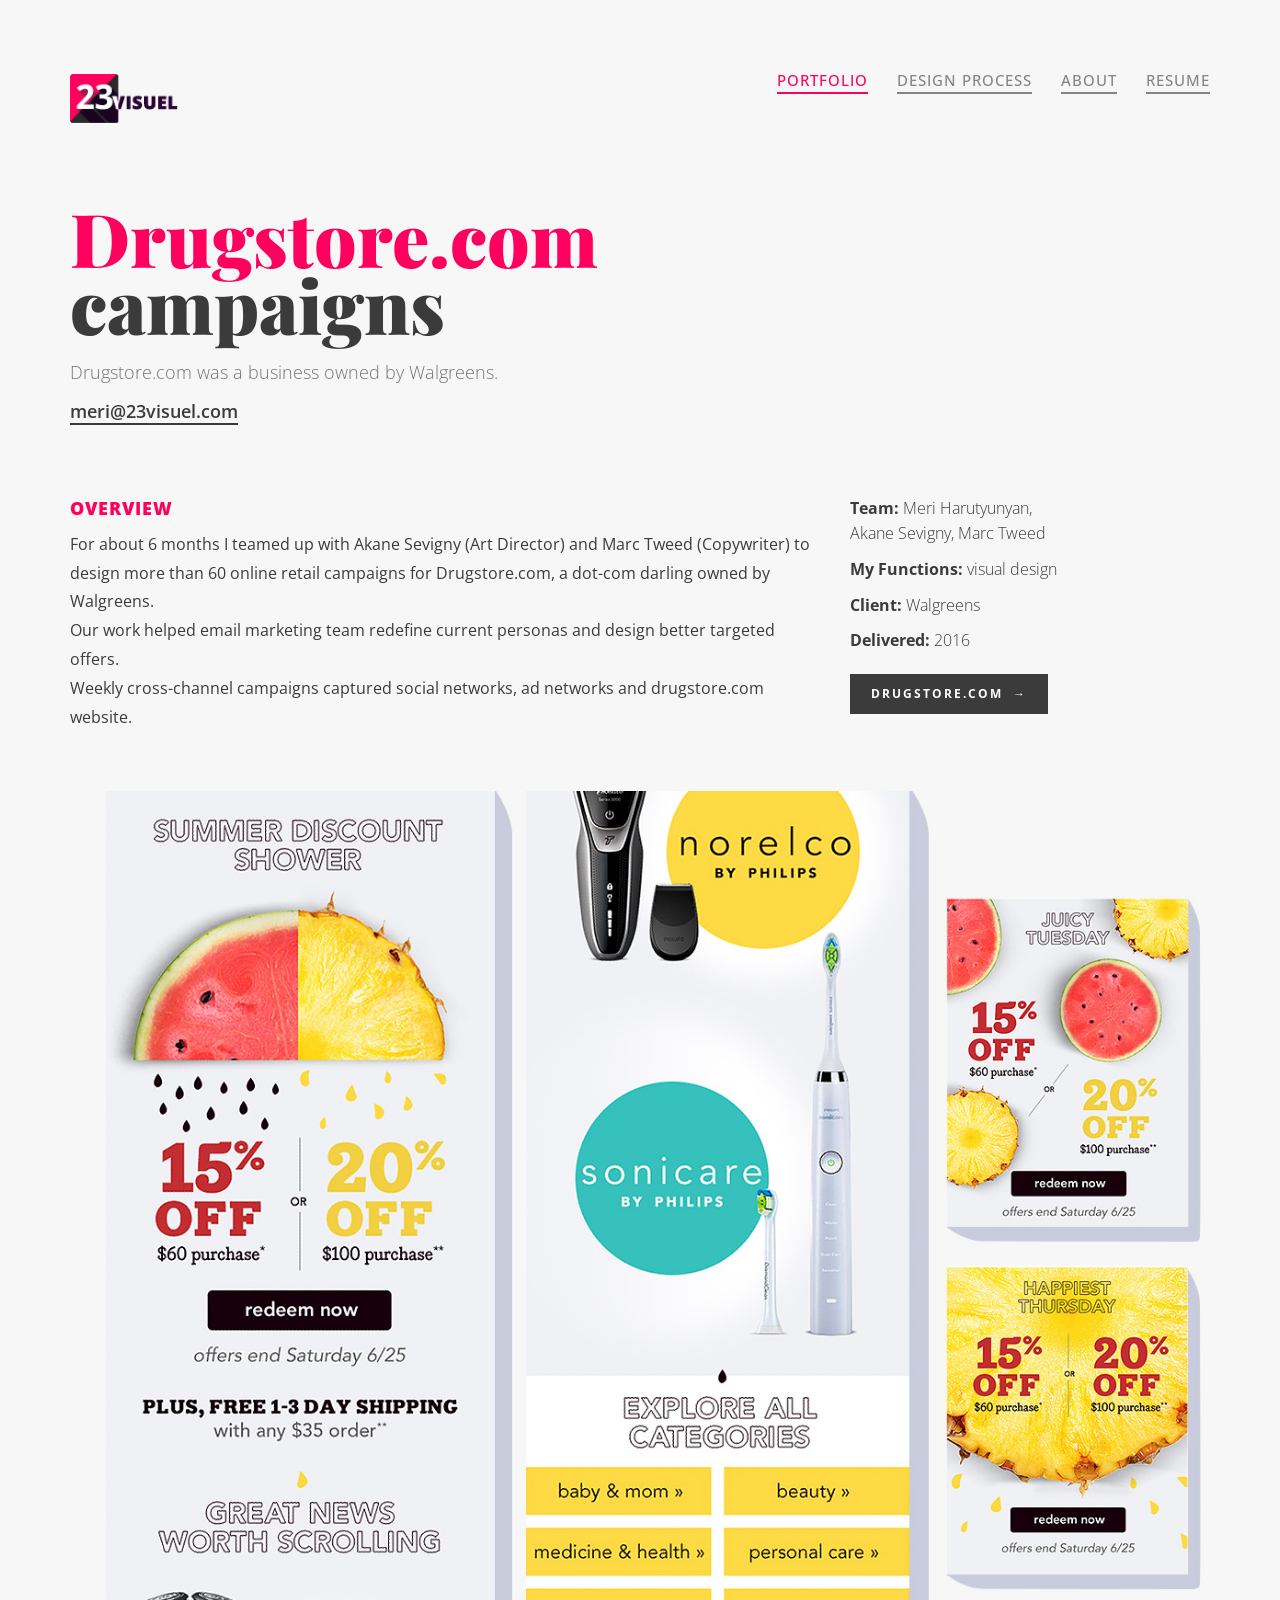
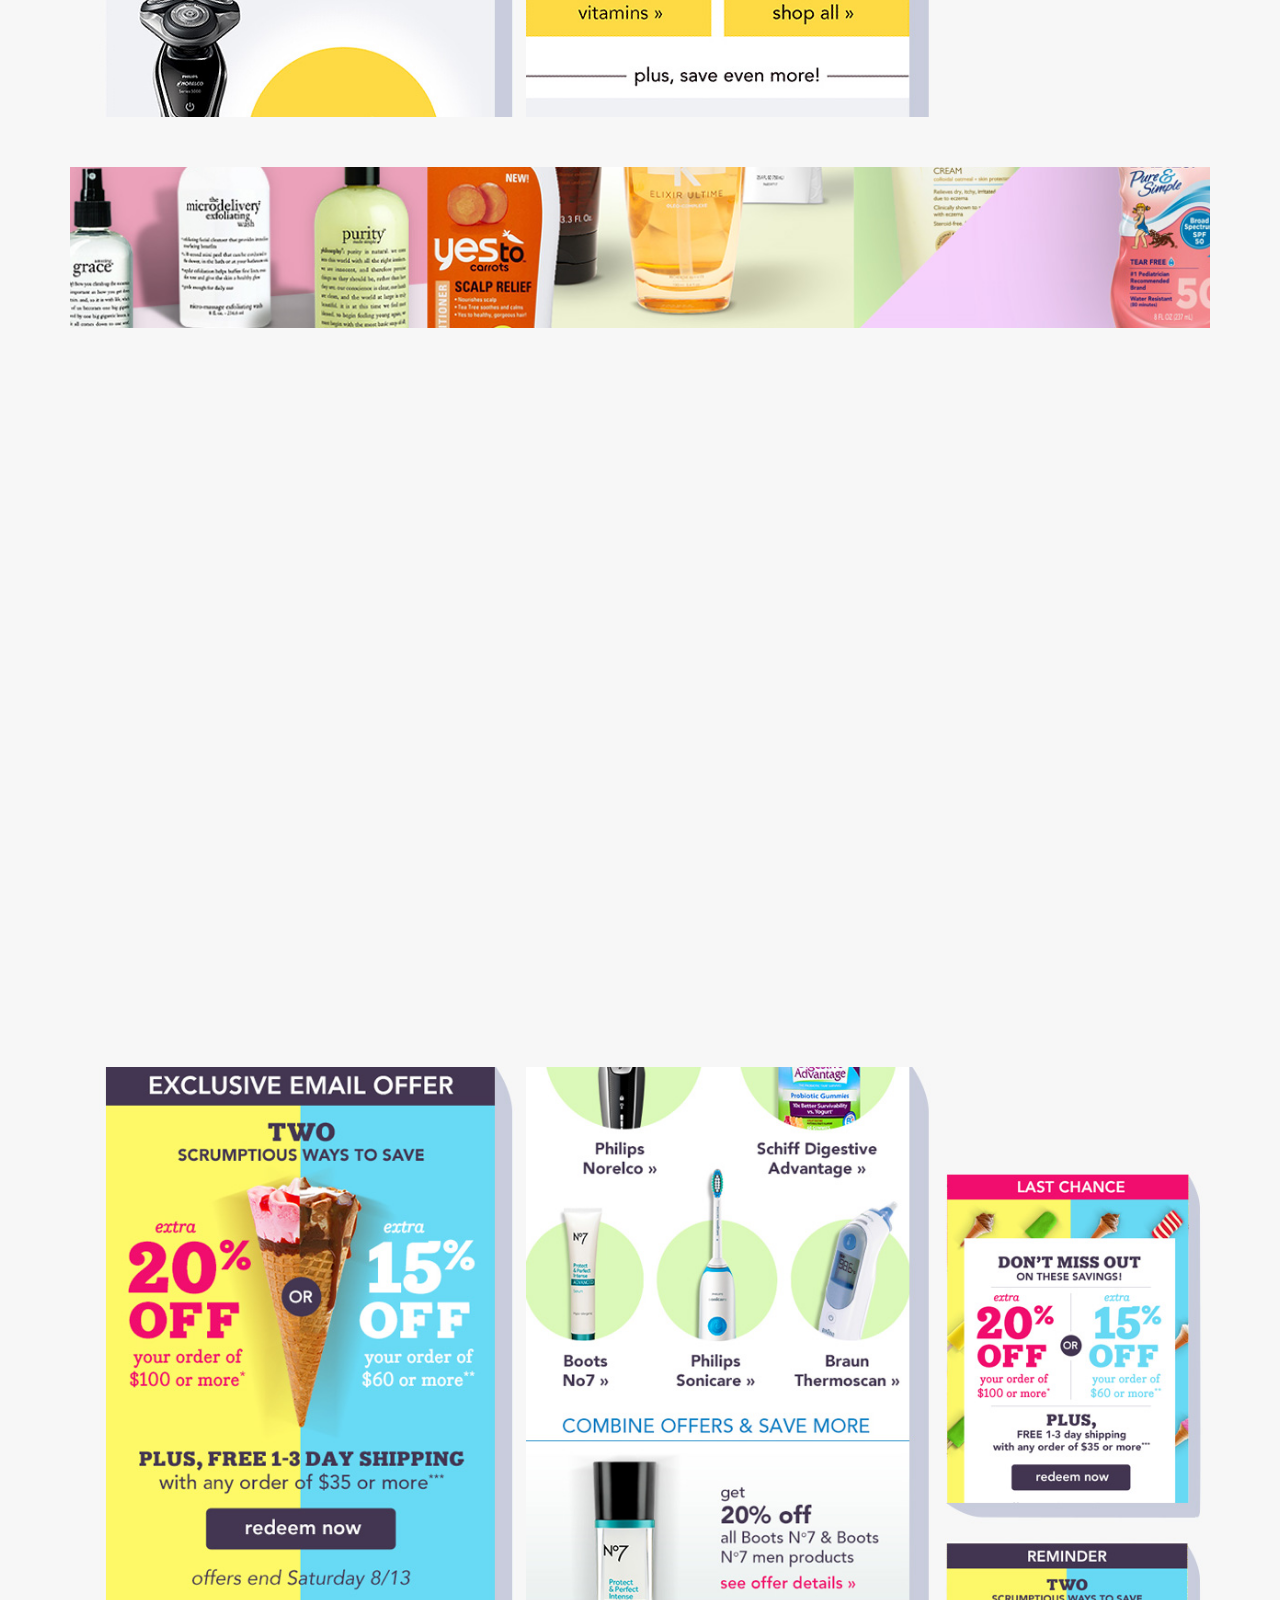
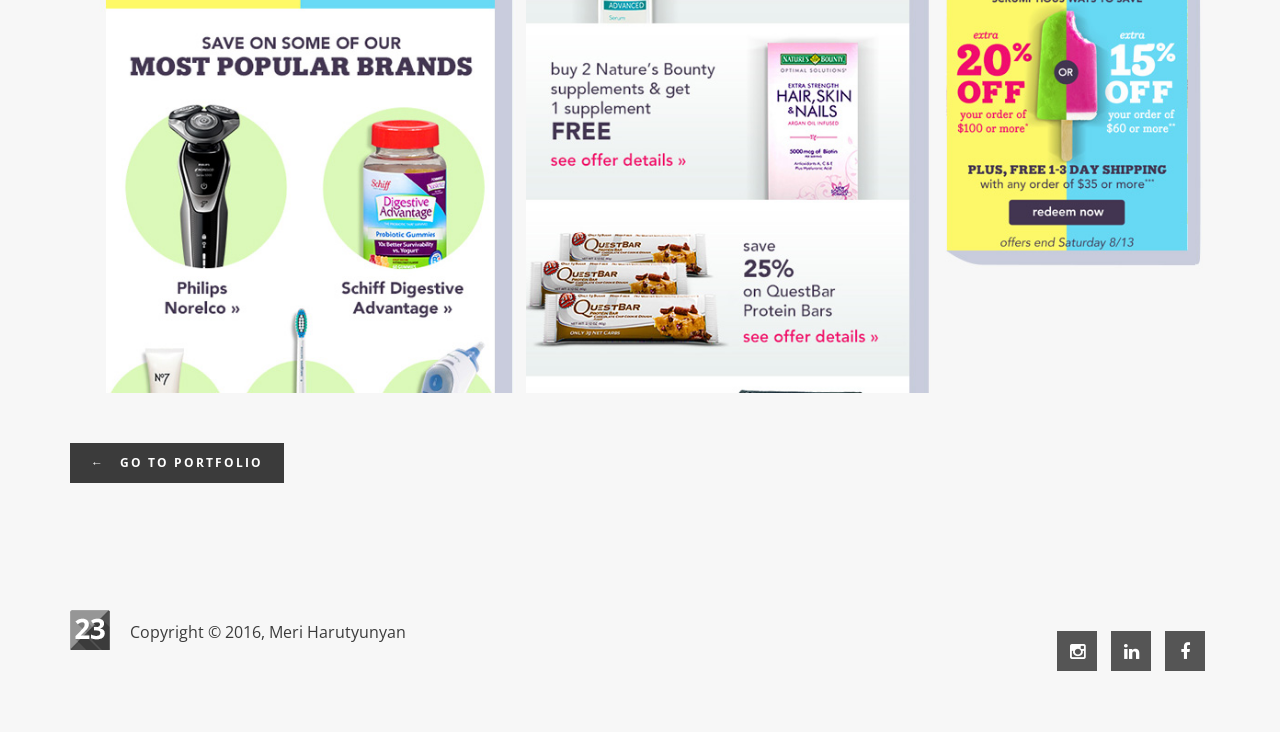
<file: 23visuel/public_html/portfolio/walgreens/index.html>
<!DOCTYPE html>
<html lang="en">
    <head>
        <meta charset="utf-8">
        <meta http-equiv="X-UA-Compatible" content="IE=edge">
        <meta name="viewport" content="width=device-width, initial-scale=1, maximum-scale=1">
                <meta name="description" content="Meri Harutyunyan is a Seattle based Art Director and UX designer. Her extensive portfolio represents works for US and international clients, including Starbucks and Walgreens">
        <meta name="keywords" content="ux designer, art director, visual designer, graphic designer, inspiration, ux blog, design blog, freelance, talent">
        <meta name="author" content="Meri Harutyunyan">

        <title>Walgreens/Drugstore.com - 23visuel</title>




        <!-- ===============    favicon link     =============== -->
        <link rel="icon" type="image/png" href="../../images/favicon.png" />

        <!-- ===============    Bootstrap core CSS     =============== -->
        <link rel="stylesheet" type="text/css" href="../../css/bootstrap.min.css" media="all" />

        <!-- ===============    font-awesome core CSS     =============== -->
        <link rel="stylesheet" type="text/css" href="../../css/font-awesome.min.css" media="all" />

        <!-- ===============    theme core CSS     =============== -->
        <link rel="stylesheet" type="text/css" href="../../css/effect1.css" media="all" />

        <!-- ===============    theme core CSS     =============== -->
        <link rel="stylesheet" type="text/css" href="../../css/theme.css" media="all" />

        <!-- ===============    responsive core CSS     =============== -->
        <link rel="stylesheet" type="text/css" href="../../css/responsive.css" media="all" />

        <!-- ===============    spacing core CSS     =============== -->
        <link rel="stylesheet" type="text/css" href="../../css/spacing.min.css" media="all" />

        <!-- ===============    theme content color core CSS     =============== -->
        <link rel="stylesheet" type="text/css" href="../../css/theme-content-color/blue.css" media="all" />
        
        <!-- ===============    23visuel CSS     =============== -->
        <link rel="stylesheet" type="text/css" href="../../css/style.css" media="all" />


        <!-- ===============    Google fonts CSS     =============== -->
        <link href='https://fonts.googleapis.com/css?family=Open+Sans:400,300,600,700,800|Playfair+Display:400,300,700,900' rel='stylesheet' type='text/css'>

        <!-- Just for debugging purposes. Don't actually copy this line! -->
        <!--[if lt IE 9]><script src="js/ie8-responsive-file-warning.js"></script><![endif]-->

        <!-- HTML5 shim and Respond.js IE8 support of HTML5 elements and media queries -->
        <!--[if lt IE 9]>
            <script src="https://oss.maxcdn.com/libs/html5shiv/3.7.0/html5shiv.js"></script>
            <script src="https://oss.maxcdn.com/libs/respond.js/1.4.2/respond.min.js"></script>
        <![endif]-->
    </head>

    <body>
        


        <!-- ===============    Start template markup     =============== -->

        <!-- START preloader section -->
        <div class="ip-container" id="ip-container">
            <div class="ip-header">
                <div class="ip-loader">
                    <svg class="ip-inner" width="60px" height="60px" viewBox="0 0 80 80">
                        <path class="ip-loader-circlebg" d="M40,10C57.351,10,71,23.649,71,40.5S57.351,71,40.5,71 S10,57.351,10,40.5S23.649,10,40.5,10z"/>
                        <path id="ip-loader-circle" class="ip-loader-circle" d="M40,10C57.351,10,71,23.649,71,40.5S57.351,71,40.5,71 S10,57.351,10,40.5S23.649,10,40.5,10z"/>
                    </svg>
                </div>
            </div>
            <div class="menu-wrapper">
                <div class="container">
                    <header>
                        <div class="logo">
                            <a href="http://23visuel.com/">
                                <img src="../../images/logo.png" alt="">
                            </a>
                        </div>
                        <div class="mobile-menu">
                            <span class="line"></span>
                        </div>
                        <nav>
                            <ul>
                                <li class="active"><a href="http://23visuel.com/">Portfolio</a></li>
                                <li><a href="http://23visuel.com/design-process/">Design Process</a></li>
                                <li><a href="http://23visuel.com/about/">About</a></li>
                                <li><a href="http://23visuel.com/assets/Visual-UX-Designer_MH_Resume.pdf">Resume</a></li>
                                <!--<li><a href="http://uxmaid.com">Blog</a></li>-->
                            </ul>
                        </nav>
                    </header>
                </div>
            </div>
        </div>
        <!--/ END preloader section -->
        <!-- START page title section -->
        <div class="page-title">
            <div class="container">
                <div class="row">
                    <div class="col-md-7 col-xs-12">
                        <h1 class="title"><span class="theme-color">Drugstore.com</span> campaigns</h1>
                        <p class="title-desc">Drugstore.com was a business owned by Walgreens.</p>
                        <p class="contact"><a href="mailto:meri@23visuel.com">meri@23visuel.com</a></p>
                    </div>
                </div>
            </div>
        </div>
        <!--/ END page title section -->
        <!-- START section -->
        <div>
            <div class="container">
                <div class="row">
                    <div class="col-md-8">
                        <h4>Overview</h4>
                        For about 6 months I teamed up with Akane Sevigny (Art Director) and Marc Tweed (Copywriter) to design more than 60 online retail campaigns for Drugstore.com, a dot-com darling owned by Walgreens.<br />
                        Our work helped email marketing team redefine current personas and design better targeted offers.<br />
                        Weekly cross-channel campaigns captured social networks, ad networks and drugstore.com website.
                    </div>
                    <div class="col-md-4">
                        <ul class="project-info list-unstyled">
                          <li>Team: <span>Meri Harutyunyan,<br />Akane Sevigny, Marc Tweed</span></li>
                          <li>My Functions: <span>visual design</span></li>
                          <li>Client: <span>Walgreens</span></li>
                          <li>Delivered: <span>2016</span></li>
                        </ul>
                        <a href="http://www.drugstore.com" target="_blank" class="btn btn-dark btn-sm">Drugstore.com<span>&#x2192;</span></a>
                    </div>
                </div>
            </div>
        </div>
        <!--/ END section -->
        <!-- START parallax -->
        <div class="small-section">
            <div class="container">
                <div class="row">
                    <div class="col-md-12">
                        <img class="single-potfolio-image img-responsive mb-50" src="../../images/portfolio/walgreens/1.jpg"></img>
                        <div class="fixed-bg parallax-image desktop-switch" data-background="../../images/portfolio/walgreens/3.jpg" data-stellar-background-ratio="0.5"></div>
                        <img class="single-potfolio-image img-responsive mb-50 mobile-switch" src="../../images/portfolio/walgreens/3.jpg"></img>
                        <img class="single-potfolio-image img-responsive mb-50" src="../../images/portfolio/walgreens/2.jpg"></img>
                        <a href="http://23visuel.com/" class="btn btn-dark btn-sm portfolio-back"><span>&#x2190;</span> go to portfolio</a>
                    </div>
                </div>
            </div>
        </div>
        <!--/ END parallax -->
        <!-- START footer section -->
        <footer class="atom-footer-area small-section">
            <div class="container">
                <div class="row">
                    <div class="col-md-6">
                        <div class="copyright">
                            <img src="../../images/logo-footer.png" alt="logo" class="img-responsive">
                            <p>Copyright &copy; 2016, Meri Harutyunyan</p>
                        </div>
                    </div>
                    <div class="col-md-6 text-right">
                        <ul class="list-inline social-icons">
                            <li><a href="https://www.instagram.com/merisuel/" target="_blank"><i class="fa fa-instagram"></i></a></li>
                            <li><a href="https://www.linkedin.com/in/meriharutyunyan" target="_blank"><i class="fa fa-linkedin"></i></a></li>
                            <!--<li><a href="https://twitter.com/uxmaid" target="_blank"><i class="fa fa-twitter"></i></a></li>-->
                            <li><a href="https://www.facebook.com/merisuel" target="_blank"><i class="fa fa-facebook"></i></a></li>
                        </ul>
                    </div>
                </div>
            </div>
        </footer>
        <!--/ END footer section -->

        <!-- ===============    /End template markup     =============== -->


        <!-- ===============    jQuery core jquery     =============== -->
        <script src="https://ajax.googleapis.com/ajax/libs/jquery/1.11.3/jquery.min.js"></script>
        <script>window.jQuery || document.write('<script src="js/jquery-1.11.3.min.js"><\/script>')</script>
        <!-- ===============    Bootstrap core jquery     =============== -->
        <script type="text/javascript" src="../../js/bootstrap.min.js"></script>

        <!-- ===============    modernizr core jquery     =============== -->
        <script type="text/javascript" src="../../js/modernizr.custom.js"></script>

        <!-- ===============    classie core jquery     =============== -->
        <script type="text/javascript" src="../../js/classie.js"></script>

        <!-- ===============    pathLoader core jquery     =============== -->
        <script type="text/javascript" src="../../js/pathLoader.js"></script>

        <!-- ===============    imagesloaded core jquery     =============== -->
        <script type="text/javascript" src="../../js/imagesloaded.pkgd.min.js"></script>
        
        <!-- ===============    maps api core JavaScript     =============== -->
        <script type="text/javascript" src="https://maps.google.com/maps/api/js?sensor=true"></script>

        <!-- ===============    stellar core jquery     =============== -->
        <script type="text/javascript" src="../../js/jquery.stellar.min.js"></script>

        <!-- ===============    smooth core jquery     =============== -->
        <script type="text/javascript" src="../../js/smooth.js"></script>

        <!-- ===============    isotope core jquery     =============== -->
        <script type="text/javascript" src="../../js/isotopoe.pkgd.min.js"></script>

        <!-- ===============    masonary core jquery     =============== -->
        <script type="text/javascript" src="../../js/masonary.min.js"></script>

        <!-- ===============    ROW JavaScript Plugins    =============== -->
        <script type="text/javascript" src="../../js/row-plugins.js"></script>

        <!-- ===============    Active core JavaScript     =============== -->
        <script type="text/javascript" src="../../js/active.js"></script>
        <script>
            (function(i,s,o,g,r,a,m){i['GoogleAnalyticsObject']=r;i[r]=i[r]||function(){
            (i[r].q=i[r].q||[]).push(arguments)},i[r].l=1*new Date();a=s.createElement(o),
            m=s.getElementsByTagName(o)[0];a.async=1;a.src=g;m.parentNode.insertBefore(a,m)
            })(window,document,'script','//www.google-analytics.com/analytics.js','ga');

            ga('create', 'UA-36907546-1', 'auto');
            ga('require', 'displayfeatures');
            ga('send', 'pageview');

        </script>
    </body>
</html>
</file>
<file: 23visuel/public_html/css/effect1.css>
@font-face {
	font-weight: normal;
	font-style: normal;
	font-family: 'Blokk';
	src: url('../fonts/blokk/BLOKKRegular.eot');
	src: url('../fonts/blokk/BLOKKRegular.eot?#iefix') format('embedded-opentype'),
		 url('../fonts/blokk/BLOKKRegular.woff') format('woff'),
		 url('../fonts/blokk/BLOKKRegular.svg#BLOKKRegular') format('svg');
}

@font-face {
	font-weight: normal;
	font-style: normal;
	font-family: 'feather';
	src:url('../fonts/feather/feather.eot?-9jv4cc');
	src:url('../fonts/feather/feather.eot?#iefix-9jv4cc') format('embedded-opentype'),
		url('../fonts/feather/feather.woff?-9jv4cc') format('woff'),
		url('../fonts/feather/feather.ttf?-9jv4cc') format('truetype'),
		url('../fonts/feather/feather.svg?-9jv4cc#feather') format('svg');
}

.ip-header {
	position: fixed;
	top: 0;
	z-index: 100 !important;
	min-height: 480px;
	width: 100%;
	height: 100%;
	background: #ffffff;
}

.ip-header h1 {
	margin: 0;
}

.ip-logo,
.ip-loader {
	position: absolute;
	left: 0;
	width: 100%;
	opacity: 0;
	cursor: default;
	pointer-events: none;
}

.ip-logo {
	top: 0;
	height: 100%;
	-webkit-transform: translate3d(0,25%,0);
	transform: translate3d(0,25%,0);
}

.ip-loader {
	top: 50%;
	margin-top: -30px;
}

.ip-header .ip-inner {
	display: block;
	margin: 0 auto;
}

.ip-header .ip-logo svg {
	min-width: 320px;
	max-width: 480px;
	width: 25%;
}

.ip-header .ip-logo svg path {
	fill: #ef6e7e;
}

.ip-header .ip-loader svg path {
	fill: none;
	stroke-width: 6;
}

.ip-header .ip-loader svg path.ip-loader-circlebg {
	stroke: #F7F7F7;
}

.ip-header .ip-loader svg path.ip-loader-circle {
	-webkit-transition: stroke-dashoffset 0.2s;
	transition: stroke-dashoffset 0.2s;
	stroke: #ef6e7e;
}

/* Content */
.ip-main {
	overflow: hidden;
	margin: 0 auto;
	padding: 160px 0 10em 0;
	max-width: 1100px;
	width: 90%;
}

.ip-main h2 {
	margin: 0;
	padding: 0.5em 0 1em;
	color: #be4856;
	text-align: center;
	font-size: 4.25em;
	font-size: 4vw;
	line-height: 1;
}

.browser {
	margin: 0 auto;
	padding-top: 8%;
	min-height: 400px;
	max-width: 1000px;
	width: 100%;
	border-radius: 8px;
	background: #fff url(../img/browser.png) no-repeat 50% 0;
	background-size: 100%;
	color: #d3d3d3;
}

.box {
	float: left;
	padding: 3.5em;
	width: 33.3%;
	font-size: 0.7em;
	line-height: 1.5;
}

.box p {
	font-family: 'Blokk', Arial, sans-serif;
}

.ip-container [class^="icon-"]::before, 
.ip-container [class*=" icon-"]::before {
	display: block;
	margin-bottom: 0.5em;
	padding: 0.5em;
	border-radius: 5px;
	background: #dfdfdf;
	color: #fff;
	text-align: center;
	text-transform: none;
	font-weight: normal;
	font-style: normal;
	font-variant: normal;
	font-size: 5em;
	font-family: 'feather';
	line-height: 1;
	speak: none;
	-webkit-font-smoothing: antialiased;
	-moz-osx-font-smoothing: grayscale;
}

.icon-bell:before {
	content: "\e006";
}

.icon-cog:before {
	content: "\e023";
}

.icon-heart:before {
	content: "\e024";
}

/* Animations */

/* Initial animation of header elements */
.loading .ip-logo,
.loading .ip-loader {
	opacity: 1;
	-webkit-animation: animInitialHeader 1s cubic-bezier(0.7,0,0.3,1) both;
	animation: animInitialHeader 1s cubic-bezier(0.7,0,0.3,1) both;
}

.loading .ip-loader {
	-webkit-animation-delay: 0.2s;
	animation-delay: 0.2s;
}

@-webkit-keyframes animInitialHeader {
	from { opacity: 0; -webkit-transform: translate3d(0,800px,0); }
}

@keyframes animInitialHeader {
	from { opacity: 0; -webkit-transform: translate3d(0,800px,0); transform: translate3d(0,800px,0); }
}

/* Header elements when loading finishes */
.loaded .ip-logo,
.loaded .ip-loader {
	opacity: 1;
}

.loaded .ip-logo {
	-webkit-transform-origin: 50% 0;
	transform-origin: 50% 0;
	-webkit-animation: animLoadedLogo 1s cubic-bezier(0.7,0,0.3,1) forwards;
	animation: animLoadedLogo 1s cubic-bezier(0.7,0,0.3,1) forwards;
}

@-webkit-keyframes animLoadedLogo {
	to { -webkit-transform: translate3d(0,100%,0) translate3d(0,50px,0) scale3d(0.65,0.65,1); }
}

@keyframes animLoadedLogo {
	to { -webkit-transform: translate3d(0,100%,0) translate3d(0,50px,0) scale3d(0.65,0.65,1); transform: translate3d(0,100%,0) translate3d(0,50px,0) scale3d(0.65,0.65,1); }
}

.loaded .ip-loader {
	-webkit-animation: animLoadedLoader 0.5s cubic-bezier(0.7,0,0.3,1) forwards;
	animation: animLoadedLoader 0.5s cubic-bezier(0.7,0,0.3,1) forwards;
}

@-webkit-keyframes animLoadedLoader {
	to { opacity: 0; -webkit-transform: translate3d(0,-100%,0) scale3d(0.3,0.3,1); }
}

@keyframes animLoadedLoader {
	to { opacity: 0; -webkit-transform: translate3d(0,-100%,0) scale3d(0.3,0.3,1); transform: translate3d(0,-100%,0) scale3d(0.3,0.3,1); }
}

/* Change the color of the logo */
.loaded .ip-logo svg path {
	-webkit-transition: all 0.5s ease 0.3s;
	transition: all 0.5s ease 0.3s;
	fill: #fff;
}

/* Header animation when loading finishes */
.loaded .ip-header {
	-webkit-animation: animLoadedHeader 1s cubic-bezier(0.7,0,0.3,1) forwards;
	animation: animLoadedHeader 1s cubic-bezier(0.7,0,0.3,1) forwards;
}

@-webkit-keyframes animLoadedHeader {
	to { -webkit-transform: translate3d(0,-100%,0); }
}

@keyframes animLoadedHeader {
	to { -webkit-transform: translate3d(0,-100%,0); transform: translate3d(0,-100%,0); }
}

/* Content animations */
.loaded .ip-main h2,
.loaded .ip-main .browser,
.loaded .ip-main .browser .box,
.loaded .codrops-demos {
	-webkit-animation: animLoadedContent 1s cubic-bezier(0.7,0,0.3,1) both;
	animation: animLoadedContent 1s cubic-bezier(0.7,0,0.3,1) both;
}

.loaded .ip-main .browser,
.loaded .ip-main .browser .box:first-child {
	-webkit-animation-delay: 0.1s;
	animation-delay: 0.1s;
}

.loaded .ip-main .browser .box:nth-child(2) {
	-webkit-animation-delay: 0.15s;
	animation-delay: 0.15s;
}

.loaded .ip-main .browser .box:nth-child(3) {
	-webkit-animation-delay: 0.2s;
	animation-delay: 0.2s;
}

@-webkit-keyframes animLoadedContent {
	from { opacity: 0; -webkit-transform: translate3d(0,200px,0); }
}

@keyframes animLoadedContent {
	from { opacity: 0; -webkit-transform: translate3d(0,200px,0); transform: translate3d(0,200px,0); }
}

/* Change layout class for header */
.layout-switch .ip-header {
	position: absolute;
}

/* No JS */
.no-js .ip-header {
	position: relative;
	min-height: 0px;
}

.no-js .ip-header .ip-logo {
	margin-top: 20px;
	height: 180px;
	opacity: 1;
	-webkit-transform: none;
	transform: none;
}

.no-js .ip-header .ip-logo svg path {
	fill: #fff;
}

/* Media queries */

@media screen and (max-width: 45em) {

	.ip-main h2 {
		font-size: 2.25em;
		font-size: 10vw;
	}

	.box {
		width: 100%;
	}

}
</file>
<file: 23visuel/public_html/css/theme.css>
/*============================== 
	- Template Name: ThemeName
	- Author: Jon Deo
	- Version: 1.08
	- Website: www.demo.com
================================= */
/*---------------------- 
	Stylesheet Guide
------------------------
01. Typography		
02. MISC AND RE-USABLE ELEMENT
03. NAV MENU
04. PAGE TITLE
05. WORK GRID
06. ABOUT PAGE
07. SINGLE PORTFOLIO PAGE
08. JOURNAL PAGE
09. CONTACT PAGE
10. FOOTER


*/
/* =========================================================== 
    01. Typography
============================================================ */
body {
  font-family: 'Open Sans', sans-serif;
  font-weight: 400;
  text-rendering: optimizeLegibility;
  overflow-x: hidden;
  background-color: #f7f7f7;
  font-size: 16px;
  line-height: 25px;
  color: #3b3b3b;
}

a,
a:hover,
a:focus,
a:active,
input,
button,
textarea {
  outline: none;
}

a,
a:hover,
a:focus,
a:active {
  text-decoration: none;
}

button {
  border: none;
}
button:focus {
  outline: none;
}

a,
input,
textarea {
  -webkit-transition: all 0.3s ease-in-out 0.25s;
  -o-transition: all 0.3s ease-in-out 0.25s;
  transition: all 0.3s ease-in-out 0.25s;
}

h1,
h2,
h3,
h4,
h5,
h6 {
  font-family: 'Lato', sans-serif;
}

ul {
  margin: 0;
  padding: 0;
}

.clear {
  clear: both;
}

/* =========================================================== 
   02. MISC AND RE-USABLE ELEMENT
============================================================ */
.dark-text {
  color: #3b3b3b;
}

.bigfont {
  font-size: 50px;
}

.dark-light-text {
  color: #aeaeae;
}

.no-gutter > [class*='col'] {
  padding: 0;
}

.page-content {
  background-position: center center;
  background-size: cover;
  background-repeat: no-repeat;
}

.fixed-bg {
  background-position: center center;
  background-size: cover;
  background-repeat: no-repeat;
  background-attachment: fixed;
}

.light-txt {
  color: #fff !important;
}

.page-content {
  padding: 100px 0;
  position: relative;
}

.small-section {
  padding: 60px 0;
}

.dark-overlay {
  position: absolute;
  top: 0;
  right: 0;
  bottom: 0;
  left: 0;
}

hr {
  border: none;
  border-top: 1px solid #ccc;
  margin: 0 0 24px 0;
  width: 100%;
}

.dark-overlay {
  background-color: rgba(0, 0, 0, 0.7);
}

.heading-title {
  margin-bottom: 100px;
}
.heading-title h2 {
  font-size: 18px;
  font-weight: 700;
  color: #3B3B3B;
  text-transform: uppercase;
  letter-spacing: 5px;
}
.heading-title p {
  color: #747474;
}

.btn {
  display: inline-block;
  padding: 15px 30px;
  border-radius: 0;
  text-transform: uppercase;
  letter-spacing: 2px;
  font-size: 14px;
  transition: all 0.3s ease;
  font-weight: 700;
}
.btn:hover, .btn:focus {
  color: #fff;
}
.btn span,
.btn i,
.btn img {
  display: inline-block;
  margin-left: 10px;
}

.btn-lg {
  font-size: 15px;
  padding: 20px 40px;
}

.btn-md {
  font-size: 13px;
  padding: 15px 30px;
}

.btn-sm {
  font-size: 12px;
  padding: 10px 20px;
}

.btn-xs {
  font-size: 11px;
  padding: 5px 10px;
}

.btn-theme {
  color: #fff;
}
.btn-theme:hover, .btn-theme:focus {
  color: #fff;
  opacity: 0.8;
}
.btn-theme:hover {
  background-color: #3b3b3b;
}

.btn-dark {
  background-color: #3b3b3b;
  color: #fff;
}

/* =========================================================== 
    03. NAV MENU
============================================================ */
.menu-wrapper header nav ul li a,
.menu-wrapper .portfolio .filters ul li {
  -webkit-transition: .2s all;
  -o-transition: .2s all;
  transition: .2s all;
}

.menu-wrapper header {
  height: 75px;
  margin-top: 60px;
}

.menu-wrapper header .logo {
  float: left;
  line-height: 75px;
}

.menu-wrapper header .logo img {
  max-width: 95%;
}

.menu-wrapper header .mobile-menu {
  width: 32px;
  height: 25px;
  position: absolute;
  cursor: pointer;
  right: 20px;
  top: 22px;
  display: none;
}

.menu-wrapper header .mobile-menu .line {
  height: 2px;
  width: 30px;
  display: inline-block;
  position: relative;
  background-color: #3b3b3b;
  -webkit-transition: .2s all;
  -o-transition: .2s all;
  transition: .2s all;
}

.menu-wrapper header .mobile-menu.open .line {
  background-color: transparent;
}

.menu-wrapper header .mobile-menu .line:before {
  content: "";
  height: 2px;
  width: 30px;
  position: absolute;
  top: -7px;
  background-color: #3b3b3b;
  -webkit-transition: .2s all;
  -o-transition: .2s all;
  transition: .2s all;
}

.menu-wrapper header .mobile-menu.open .line:before {
  -webkit-transform: translateY(7px) rotateZ(-45deg);
  -moz-transform: translateY(7px) rotateZ(-45deg);
  -ms-transform: translateY(7px) rotateZ(-45deg);
  -o-transform: translateY(7px) rotateZ(-45deg);
  transform: translateY(7px) rotateZ(-45deg);
}

.menu-wrapper header .mobile-menu .line:after {
  content: "";
  height: 2px;
  width: 30px;
  position: absolute;
  top: 7px;
  background-color: #3b3b3b;
  -webkit-transition: .2s all;
  -o-transition: .2s all;
  transition: .2s all;
}

.menu-wrapper header .mobile-menu.open .line:after {
  -webkit-transform: translateY(-7px) rotateZ(45deg);
  -moz-transform: translateY(-7px) rotateZ(45deg);
  -ms-transform: translateY(-7px) rotateZ(45deg);
  -o-transform: translateY(-7px) rotateZ(45deg);
  transform: translateY(-7px) rotateZ(45deg);
}

.menu-wrapper header nav {
  float: right;
  line-height: 75px;
}

.menu-wrapper header nav ul li {
  display: inline-block;
  margin-left: 25px;
  position: relative;
}

.menu-wrapper header nav ul li:first-child {
  margin-left: 0;
}

.menu-wrapper header nav ul li a {
  color: #848484;
  font-size: 15px;
  text-transform: uppercase;
  letter-spacing: 1px;
  font-weight: 500;
  text-decoration: none;
  padding-bottom: 2px;
}

.menu-wrapper header nav > ul > li > a {
  border-bottom: 2px solid #848484;
}

.menu-wrapper header nav ul li ul {
  position: absolute;
  top: 100%;
  min-width: 180px;
  background-color: #3b3b3b;
  line-height: 25px;
  z-index: 1;
  opacity: 0;
  visibility: hidden;
}

.menu-wrapper header nav ul li:hover ul {
  opacity: 1;
  visibility: visible;
}

.menu-wrapper header nav ul li ul li {
  margin: 0;
  display: block;
  position: relative;
}

.menu-wrapper header nav ul li ul li a {
  display: block;
  font-size: 11px;
  font-weight: 400;
  padding: 15px 20px;
  line-height: 15px;
  color: #C0BDBF;
}
.menu-wrapper header nav ul li ul li a:hover {
  text-indent: 10px;
  background-color: #2d2d2d;
}

.menu-wrapper header nav ul li ul li ul {
  position: absolute;
  left: 100%;
  top: 0;
  opacity: 0 !important;
  visibility: hidden !important;
  border-left: 1px solid #4C4C4C;
}

.menu-wrapper header nav ul li ul li:hover ul {
  opacity: 1 !important;
  visibility: visible !important;
}

/* =========================================================== 
   04. PAGE TITLE
============================================================ */
.page-title {
  padding: 50px 0;
}
.page-title h1 {
  font-size: 74px;
  line-height: 80px;
  font-weight: 900;
}
.page-title h1 a {
  color: #3b3b3b;
}
.page-title p {
  color: #747474;
  font-weight: 300;
  font-size: 18px;
}

.heading-border {
  width: 50px;
  margin: 30px 0px;
}

/* =========================================================== 
    05. WORK GRID STYLE
============================================================ */
.atom-portfolio-filter {
  margin-bottom: 30px;
}
.atom-portfolio-filter a {
  color: #747474;
  font-size: 16px;
  text-transform: capitalize;
  margin: 0 10px;
  padding-bottom: 10px;
  position: relative;
  letter-spacing: 1px;
}
.atom-portfolio-filter a:hover:after, .atom-portfolio-filter a:focus:after {
  opacity: 1;
  bottom: -5px;
}
.atom-portfolio-filter a:after {
  content: '';
  position: absolute;
  bottom: -15px;
  left: 50%;
  transform: translateX(-50%);
  height: 10px;
  width: 10px;
  border: 2px solid;
  border-radius: 50%;
  opacity: 0;
  transition: all .3s ease;
}
.atom-portfolio-filter a.active:after {
  opacity: 1;
  bottom: -5px;
}

.atom-work-item {
  padding-left: 0;
  padding-bottom: 15px;
}
.atom-work-item a {
  position: relative;
  display: block;
  overflow: hidden;
  color: #3b3b3b;
}
.atom-work-item .desc {
  position: absolute;
  top: 70%;
  left: 30%;
  transform: translate(-50%, -50%);
  z-index: 2;
}
.atom-work-item .desc h5 {
  font-size: 18px;
  text-transform: uppercase;
  font-weight: 700;
  word-spacing: 3px;
  color: #3b3b3b;
}
.atom-work-item .desc p {
  text-transform: capitalize;
  font-size: 14px;
  color: #747474;
  font-weight: 500;
}

.hover-one .atom-work-item a:after {
  content: '';
  position: absolute;
  top: 0;
  right: 0;
  left: 0;
  bottom: 0;
  transition: all 0.3s ease 0.1s;
  background-color: rgba(255, 255, 255, 0.8);
  opacity: 0;
}
.hover-one .atom-work-item img {
  transition: all 0.5s ease 0s;
}
.hover-one .atom-work-item .desc {
  text-align: left;
}
.hover-one .atom-work-item .desc h5,
.hover-one .atom-work-item .desc p {
  transition: all 0.3s ease 0.2s;
  opacity: 0;
}
.hover-one .atom-work-item .desc h5 {
  transform: translateY(60%);
}
.hover-one .atom-work-item .desc p {
  transform: translateY(-60%);
}
.hover-one .atom-work-item:hover a:after {
  opacity: 1;
}
.hover-one .atom-work-item:hover img {
  transform: scale(1.55, 1.55);
}
.hover-one .atom-work-item:hover h5,
.hover-one .atom-work-item:hover p {
  opacity: 1;
  transform: translateY(0);
}

/* =========================================================== 
    06. ABOUT PAGE
============================================================ */
.about-fullimg {
  height: 500px;
}

/* =========================================================== 
    07. SINGLE PORTFOLIO PAGE
============================================================ */
.project-info {
  margin-bottom: 20px;
}
.project-info li {
  font-weight: 700;
  padding: 10px 0;
}
.project-info li span {
  font-weight: 300;
}

.parallax-image {
  height: 100vh;
}

.full-width {
  overflow: hidden;
  height: 500px;
}

.full-width img {
  width: 100%;
  height: auto;
}

.carousel.slide .carousel-control {
  width: 50%;
  z-index: 90;
}

.carousel.slide a.right.carousel-control:hover {
  cursor: url(../images/arrow_right.png), auto;
}

.carousel.slide a.left.carousel-control:hover {
  cursor: url(../images/arrow_left.png), auto;
}

.carousel.slide a.left.carousel-control,
.carousel.slide a.right.carousel-control {
  background-image: none;
}

.carousel.slide .carousel-fade .carousel-control {
  z-index: 5000;
}

.carousel.slide .carousel-control:hover,
.carousel.slide .carousel-control:focus {
  opacity: 1;
  filter: alpha(opacity=100);
}

/**/
.carousel-fade .carousel-inner .item {
  opacity: 0;
  transition-property: opacity;
}

.carousel-fade .carousel-inner .active {
  opacity: 1;
}

.carousel-fade .carousel-inner .active.left,
.carousel-fade .carousel-inner .active.right {
  left: 0;
  opacity: 0;
  z-index: 1;
}

.carousel-fade .carousel-inner .next.left,
.carousel-fade .carousel-inner .prev.right {
  opacity: 1;
}

.carousel-fade .carousel-control {
  z-index: 5000;
}

@media all and (transform-3d), (-webkit-transform-3d) {
  .carousel-fade .carousel-inner > .item.next,
  .carousel-fade .carousel-inner > .item.active.right {
    opacity: 0;
    -webkit-transform: translate3d(0, 0, 0);
    transform: translate3d(0, 0, 0);
  }

  .carousel-fade .carousel-inner > .item.prev,
  .carousel-fade .carousel-inner > .item.active.left {
    opacity: 0;
    -webkit-transform: translate3d(0, 0, 0);
    transform: translate3d(0, 0, 0);
  }

  .carousel-fade .carousel-inner > .item.next.left,
  .carousel-fade .carousel-inner > .item.prev.right,
  .carousel-fade .carousel-inner > .item.active {
    opacity: 1;
    -webkit-transform: translate3d(0, 0, 0);
    transform: translate3d(0, 0, 0);
  }
}
/* ----------------------------------------------------------------
	bs slider
-----------------------------------------------------------------*/
.bs-hero.full-screen .carousel-indicators {
  z-index: 1200;
}

.bs-hero.full-screen .carousel.slide .carousel-control {
  width: 30%;
  margin-top: 180px;
  margin-bottom: 120px;
}

/* =========================================================== 
    08. JOURNAL PAGE
============================================================ */
.blog-list {
  margin-bottom: 30px;
}
.blog-list .blog-title {
  font-size: 18px;
  margin-bottom: 15px;
  line-height: 1.8;
  letter-spacing: 1px;
}
.blog-list .blog-title a {
  color: #3b3b3b;
  font-weight: 600;
}
.blog-list hr {
  border: none;
  border-top: 1px solid #b7b7b7;
  margin: 0 0 24px 0;
  width: 100%;
}
.blog-list .desk {
  padding: 20px 0;
}
.blog-list p {
  text-align: justify;
  color: #747474;
  margin-bottom: 30px;
}
.blog-list .date {
  margin-bottom: 18px;
  display: block;
  color: #aeaeae;
  transition: all 0.3s ease;
}
.blog-list iframe {
  width: 100%;
}
.blog-list blockquote {
  font-size: 18px;
  line-height: 40px;
  font-style: italic;
  padding: 32px;
  font-weight: 600;
  letter-spacing: 1px;
  color: #747474;
  background-color: #f5f5f5;
  transition: all 0.3s ease;
}
.blog-list blockquote:hover {
  color: #fff;
}
.blog-list blockquote .author {
  display: block;
  text-align: right;
  font-size: 11px;
}

.post-title {
  font-size: 45px;
  font-weight: 900;
}

.post-meta {
  margin-bottom: 20px;
}
.post-meta li i {
  margin-right: 5px;
}

.blog-entry p,
.blog-entry blockquote,
.blog-entry ul li {
  color: #747474;
}
.blog-entry p {
  margin-bottom: 25px;
}
.blog-entry blockquote {
  background-color: #f5f5f5;
  padding: 32px;
  line-height: 46px;
  font-size: 25px;
  font-style: italic;
  font-weight: 300;
}
.blog-entry .bullet {
  padding-left: 15px;
}

.comments-list {
  list-style: none;
  margin: 0;
  padding: 0;
}
.comments-list li {
  margin-bottom: 10px;
}
.comments-list ul {
  list-style: none;
  padding-left: 77px;
}
.comments-list .avatar {
  float: left;
  margin-right: 20px;
  overflow: hidden;
}
.comments-list .avatar img {
  max-height: 70px;
}
.comments-list .comment {
  overflow: hidden;
}
.comments-list .comment h6 {
  display: inline-block;
  padding-top: 5px;
  margin-right: 15px;
  font-weight: 600;
}
.comments-list .comment p {
  color: #747474;
}

.atom-form input,
.atom-form textarea {
  width: 100%;
  height: 40px;
  margin-bottom: 20px;
  border: 1px solid #d1d1d1;
  background-color: #f5f5f5;
  padding: 0 20px;
}
.atom-form textarea {
  height: 140px;
  padding: 20px;
}

/* =========================================================== 
    09. CONTACT PAGE
============================================================ */
#google-map {
  height: 500px;
  width: 100%;
}

/* =========================================================== 
   10. FOOTER STYLE
============================================================ */
.copyright img {
  float: left;
  margin-right: 20px;
  margin-top: 7px;
}
.copyright p {
  overflow: hidden;
  margin-bottom: 0;
  padding-top: 15px;
}
.copyright p a {
  color: #3B3B3B;
}

.social-icons {
  margin-top: 28px;
}
.social-icons a {
  display: inline-block;
  height: 40px;
  width: 40px;
  background-color: #555;
  text-align: center;
  line-height: 40px;
  font-size: 18px;
  color: #fff;
  border-radius: 0;
}
.social-icons a:hover {
  color: #fff;
}
</file>
<file: 23visuel/public_html/css/responsive.css>
/*write some responsive code here */
/* Portrait tablets and medium desktops */
/* Portrait tablets and small desktops */
/* Landscape phones and portrait tablets */
@media (max-width: 1024px) {
  body {
    font-size: 14px;
  }

    h1.title { font-size: 54px}
    .desktop-switch { display: none !important; }
    .mobile-switch { display: block !important; }
    .mb-50-mobile { margin-bottom: 50px; }
  
  .menu-wrapper header .mobile-menu {
    display: block;
  }

  .menu-wrapper header {
    margin-top: 0;
  }

  .menu-wrapper header .logo {
    position: absolute;
    top: 30px;
    left: 20px;
    line-height: 0;
  }
  .menu-wrapper header .logo img {
    width: 100px;
  }

  .menu-wrapper header nav {
    float: left;
    line-height: 25px;
    margin-top: 75px;
    width: 100%;
    background-color: #3b3b3b;
  }

  .menu-wrapper header nav ul {
    display: none;
  }

  .menu-wrapper header nav ul li {
    display: block;
    margin: 0;
    border-bottom: 1px solid #757575;
    padding: 8px 15px;
  }

  .menu-wrapper header nav ul li ul {
    display: block;
    position: relative;
    opacity: 1;
    visibility: visible;
    border: none;
  }

  .menu-wrapper header nav ul li ul li {
    padding: 0;
  }

  .menu-wrapper header nav ul li ul li:last-child {
    border-bottom: none;
  }

  .menu-wrapper header nav ul li ul li a {
    padding: 8px 15px;
    color: #848484;
  }

  .menu-wrapper header nav ul li ul li ul {
    display: block;
    position: relative;
    left: 0;
    opacity: 1 !important;
    visibility: visible !important;
    border: none;
  }

  .menu-wrapper header nav ul li ul li ul li {
    margin-left: 12px !important;
  }

  .menu-wrapper header nav ul li a {
    font-size: 13px;
  }

  .about-number {
    flex: 100px;
  }
}
/* Landscape phones and smaller */
/* portrait phones */
</file>
<file: 23visuel/public_html/css/theme-content-color/blue.css>
::-moz-selection {
  /* Code for Firefox */
  color: #fff;
  background: #FF005E;
}

::selection {
  color: #fff;
  background: #FF005E;
}

.ip-header .ip-loader svg path.ip-loader-circle {
  stroke: #FF005E;
}

.theme-color,
.menu-wrapper header nav ul li.active > a,
.menu-wrapper header nav ul li a:hover,
.atom-portfolio-filter a.active,
.atom-portfolio-filter a:hover,
.copyright p a:hover,
.page-title h1 a:hover,
.blog-list .blog-title a:hover,
.blog-list .date:hover,
.post-meta a {
  color: #FF005E;
}

.menu-wrapper header nav ul li.active > a,
.atom-portfolio-filter a:after,
.blog-list blockquote:hover,
input:focus,
textarea:focus {
  border-color: #FF005E;
}

.btn-theme,
.btn-dark:hover,
.atom-portfolio-filter a.active:after,
.social-icons a:hover,
.social-icons a:focus,
.blog-list blockquote:hover {
  background-color: #FF005E;
}
</file>
<file: 23visuel/public_html/css/style.css>
/*
Theme Name: Drop - Creative Personal & Portfolio Minimal Theme
Theme URI: http://themeforest.net/user/traivan98/portfolio/
Author: traivan98
Author URI: http://themeforest.net/user/traivan98/

Description: Drop is minimal portfolio template with modern look-n-feel . It's a cutting edge premium Portfolio HTML Template for creative professionals, agencies and freelancers. It suits to make minimal concept Portfolio site and personal site . if you want to show your creative Work , Drop - Creative Personal & Portfolio Minimal Theme will be your best Choice . This theme comes with a charming portfolio Index page with stunning  page loading interaction and beautiful  color combination , a unique header design along with beautiful and slick animations.

Version: 1.0

License: GNU General Public License v3
License URI: http://www.gnu.org/licenses/gpl-3.0.html
Tags: demo, white, one-column, two-columns, right-sidebar, fluid-layout, responsive-layout, custom-background, custom-header, custom-menu, editor-style, featured-images, flexible-header, full-width-template, microformats, post-formats, rtl-language-support, sticky-post, theme-options, translation-ready
Text Domain: drop 
your comment here
*/

body {
    font-family: 'Open Sans', sans-serif;
    line-height: 1.8em;
}
contact {
    color: #292929 !important;
}
.contact a {
    color: #3B3B3B !important;
    font-weight: 600 !important;
    border-bottom: 2px solid #3B3B3B;
}

.atom-portfolio-filter a { text-transform: uppercase !important; }

h1.title { line-height: 0.9em; font-family: 'Playfair Display'; font-weight: 900; }

.atom-work-item.connect .desc { top: 51% !important; left: 50% !important; text-align: center !important; }
.hover-one .atom-work-item.connect a:after { background-color: #F7F7F7 !important; }
.hover-one .atom-work-item.connect h5,
.hover-one .atom-work-item.connect p {color: #FF005E !important; text-transform: lowercase; }

.atom-work-item .desc p { text-transform: none !important; }

h4 { color: #FF005E; font: 900 18px 'Open Sans'; text-transform: uppercase; letter-spacing: 1px; }

.small-section.amazon-chipin,
.small-section.apptio {padding-top: 20px !important; padding-bottom: 30px !important;}

ol, ul { line-height: 2.5em;}

.list-unstyled.project-info { line-height: 1.6em;}
.project-info li { padding-bottom: 0 !important;}
.title-desc { padding-top: 10px;}

.desktop-switch { display: block; }
.mobile-switch { display: none; }

.small-section.design-process, .small-section.about-me { padding-top: 0 !important; padding-bottom: 0 !important; }
.small-section.about-me .desktop-switch { margin-bottom: 30px; }

.page-title.about-me { padding-bottom: 35px; }

blockquote {
    border-left: 10px solid #FF005E;
    quotes: "\201C""\201D""\2018""\2019";
    background: #FFF;
    padding: 22px;
    font-style:italic;
}
blockquote:before {
  color: #FF005E;
  content: open-quote;
  font-size: 4em;
  line-height: 0.1em;
  margin-right: 0.2em;
  vertical-align: -0.4em;
  font-family: 'Playfair Display';
}
blockquote p {
  text-indent: 2.3em;
  margin-top: 10px;
}

i.small { font-size: 0.85em; }

.btn.portfolio-back span {margin-left: 0; margin-right: 10px;}

.btn-pdf i {margin-left: 0; margin-right: 10px; }
</file>
<file: 23visuel/public_html/css/spacing.min.css>
.mt-0{margin-top:0!important}.mt-10{margin-top:10px}.mt-20{margin-top:20px}.mt-30{margin-top:30px}.mt-40{margin-top:40px}.mt-50{margin-top:50px}.mt-60{margin-top:60px}.mt-70{margin-top:70px}.mt-80{margin-top:80px}.mt-90{margin-top:90px}.mt-100{margin-top:100px}.mt-110{margin-top:110px}.mt-120{margin-top:120px}.mt-130{margin-top:130px}.mt-140{margin-top:140px}.mb-0{margin-bottom:0!important}.mb-10{margin-bottom:10px}.mb-20{margin-bottom:20px}.mb-30{margin-bottom:30px}.mb-40{margin-bottom:40px}.mb-50{margin-bottom:50px}.mb-60{margin-bottom:60px}.mb-70{margin-bottom:70px}.mb-80{margin-bottom:80px}.mb-90{margin-bottom:90px}.mb-100{margin-bottom:100px}.mb-110{margin-bottom:110px}.mb-120{margin-bottom:120px}.mb-130{margin-bottom:130px}.mb-140{margin-bottom:140px}.pt-0{padding-top:0!important}.pt-10{padding-top:10px}.pt-20{padding-top:20px}.pt-30{padding-top:30px}.pt-40{padding-top:40px}.pt-50{padding-top:50px}.pt-60{padding-top:60px}.pt-70{padding-top:70px}.pt-80{padding-top:80px}.pt-90{padding-top:90px}.pt-100{padding-top:100px}.pt-110{padding-top:110px}.pt-120{padding-top:120px}.pt-130{padding-top:130px}.pt-140{padding-top:140px}.pb-0{padding-bottom:0!important}.pb-10{padding-bottom:10px}.pb-20{padding-bottom:20px}.pb-30{padding-bottom:30px}.pb-40{padding-bottom:40px}.pb-50{padding-bottom:50px}.pb-60{padding-bottom:60px}.pb-70{padding-bottom:70px}.pb-80{padding-bottom:80px}.pb-90{padding-bottom:90px}.pb-100{padding-bottom:100px}.pb-110{padding-bottom:110px}.pb-120{padding-bottom:120px}.pb-130{padding-bottom:130px}.pb-140{padding-bottom:140px}@media only screen and (max-width:1200px){.mt-lg-0{margin-top:0!important}.mt-lg-10{margin-top:10px}.mt-lg-20{margin-top:20px}.mt-lg-30{margin-top:30px}.mt-lg-40{margin-top:40px}.mt-lg-50{margin-top:50px}.mt-lg-60{margin-top:60px}.mt-lg-70{margin-top:70px}.mt-lg-80{margin-top:80px}.mt-lg-90{margin-top:90px}.mt-lg-100{margin-top:100px}.mt-lg-110{margin-top:110px}.mt-lg-120{margin-top:120px}.mt-lg-130{margin-top:130px}.mt-lg-140{margin-top:140px}.mb-lg-0{margin-bottom:0!important}.mb-lg-10{margin-bottom:10px}.mb-lg-20{margin-bottom:20px}.mb-lg-30{margin-bottom:30px}.mb-lg-40{margin-bottom:40px}.mb-lg-50{margin-bottom:50px}.mb-lg-60{margin-bottom:60px}.mb-lg-70{margin-bottom:70px}.mb-lg-80{margin-bottom:80px}.mb-lg-90{margin-bottom:90px}.mb-lg-100{margin-bottom:100px}.mb-lg-110{margin-bottom:110px}.mb-lg-120{margin-bottom:120px}.mb-lg-130{margin-bottom:130px}.mb-lg-140{margin-bottom:140px}.pt-lg-0{padding-top:0!important}.pt-lg-10{padding-top:10px}.pt-lg-20{padding-top:20px}.pt-lg-30{padding-top:30px}.pt-lg-40{padding-top:40px}.pt-lg-50{padding-top:50px}.pt-lg-60{padding-top:60px}.pt-lg-70{padding-top:70px}.pt-lg-80{padding-top:80px}.pt-lg-90{padding-top:90px}.pt-lg-100{padding-top:100px}.pt-lg-110{padding-top:110px}.pt-lg-120{padding-top:120px}.pt-lg-130{padding-top:130px}.pt-lg-140{padding-top:140px}.pb-lg-0{padding-bottom:0!important}.pb-lg-10{padding-bottom:10px}.pb-lg-20{padding-bottom:20px}.pb-lg-30{padding-bottom:30px}.pb-lg-40{padding-bottom:40px}.pb-lg-50{padding-bottom:50px}.pb-lg-60{padding-bottom:60px}.pb-lg-70{padding-bottom:70px}.pb-lg-80{padding-bottom:80px}.pb-lg-90{padding-bottom:90px}.pb-lg-100{padding-bottom:100px}.pb-lg-110{padding-bottom:110px}.pb-lg-120{padding-bottom:120px}.pb-lg-130{padding-bottom:130px}.pb-lg-140{padding-bottom:140px}}@media only screen and (max-width:1024px){.mt-md-0{margin-top:0!important}.mt-md-10{margin-top:10px}.mt-md-20{margin-top:20px}.mt-md-30{margin-top:30px}.mt-md-40{margin-top:40px}.mt-md-50{margin-top:50px}.mt-md-60{margin-top:60px}.mt-md-70{margin-top:70px}.mt-md-80{margin-top:80px}.mt-md-90{margin-top:90px}.mt-md-100{margin-top:100px}.mt-md-110{margin-top:110px}.mt-md-120{margin-top:120px}.mt-md-130{margin-top:130px}.mt-md-140{margin-top:140px}.mb-md-0{margin-bottom:0!important}.mb-md-10{margin-bottom:10px}.mb-md-20{margin-bottom:20px}.mb-md-30{margin-bottom:30px}.mb-md-40{margin-bottom:40px}.mb-md-50{margin-bottom:50px}.mb-md-60{margin-bottom:60px}.mb-md-70{margin-bottom:70px}.mb-md-80{margin-bottom:80px}.mb-md-90{margin-bottom:90px}.mb-md-100{margin-bottom:100px}.mb-md-110{margin-bottom:110px}.mb-md-120{margin-bottom:120px}.mb-md-130{margin-bottom:130px}.mb-md-140{margin-bottom:140px}.pt-md-0{padding-top:0!important}.pt-md-10{padding-top:10px}.pt-md-20{padding-top:20px}.pt-md-30{padding-top:30px}.pt-md-40{padding-top:40px}.pt-md-50{padding-top:50px}.pt-md-60{padding-top:60px}.pt-md-70{padding-top:70px}.pt-md-80{padding-top:80px}.pt-md-90{padding-top:90px}.pt-md-100{padding-top:100px}.pt-md-110{padding-top:110px}.pt-md-120{padding-top:120px}.pt-md-130{padding-top:130px}.pt-md-140{padding-top:140px}.pb-md-0{padding-bottom:0!important}.pb-md-10{padding-bottom:10px}.pb-md-20{padding-bottom:20px}.pb-md-30{padding-bottom:30px}.pb-md-40{padding-bottom:40px}.pb-md-50{padding-bottom:50px}.pb-md-60{padding-bottom:60px}.pb-md-70{padding-bottom:70px}.pb-md-80{padding-bottom:80px}.pb-md-90{padding-bottom:90px}.pb-md-100{padding-bottom:100px}.pb-md-110{padding-bottom:110px}.pb-md-120{padding-bottom:120px}.pb-md-130{padding-bottom:130px}.pb-md-140{padding-bottom:140px}}@media only screen and (max-width:768px){.mt-sm-0{margin-top:0!important}.mt-sm-10{margin-top:10px}.mt-sm-20{margin-top:20px}.mt-sm-30{margin-top:30px}.mt-sm-40{margin-top:40px}.mt-sm-50{margin-top:50px}.mt-sm-60{margin-top:60px}.mt-sm-70{margin-top:70px}.mt-sm-80{margin-top:80px}.mt-sm-90{margin-top:90px}.mt-sm-100{margin-top:100px}.mt-sm-110{margin-top:110px}.mt-sm-120{margin-top:120px}.mt-sm-130{margin-top:130px}.mt-sm-140{margin-top:140px}.mb-sm-0{margin-bottom:0!important}.mb-sm-10{margin-bottom:10px}.mb-sm-20{margin-bottom:20px}.mb-sm-30{margin-bottom:30px}.mb-sm-40{margin-bottom:40px}.mb-sm-50{margin-bottom:50px}.mb-sm-60{margin-bottom:60px}.mb-sm-70{margin-bottom:70px}.mb-sm-80{margin-bottom:80px}.mb-sm-90{margin-bottom:90px}.mb-sm-100{margin-bottom:100px}.mb-sm-110{margin-bottom:110px}.mb-sm-120{margin-bottom:120px}.mb-sm-130{margin-bottom:130px}.mb-sm-140{margin-bottom:140px}.pt-sm-0{padding-top:0!important}.pt-sm-10{padding-top:10px}.pt-sm-20{padding-top:20px}.pt-sm-30{padding-top:30px}.pt-sm-40{padding-top:40px}.pt-sm-50{padding-top:50px}.pt-sm-60{padding-top:60px}.pt-sm-70{padding-top:70px}.pt-sm-80{padding-top:80px}.pt-sm-90{padding-top:90px}.pt-sm-100{padding-top:100px}.pt-sm-110{padding-top:110px}.pt-sm-120{padding-top:120px}.pt-sm-130{padding-top:130px}.pt-sm-140{padding-top:140px}.pb-sm-0{padding-bottom:0!important}.pb-sm-10{padding-bottom:10px}.pb-sm-20{padding-bottom:20px}.pb-sm-30{padding-bottom:30px}.pb-sm-40{padding-bottom:40px}.pb-sm-50{padding-bottom:50px}.pb-sm-60{padding-bottom:60px}.pb-sm-70{padding-bottom:70px}.pb-sm-80{padding-bottom:80px}.pb-sm-90{padding-bottom:90px}.pb-sm-100{padding-bottom:100px}.pb-sm-110{padding-bottom:110px}.pb-sm-120{padding-bottom:120px}.pb-sm-130{padding-bottom:130px}.pb-sm-140{padding-bottom:140px}}@media only screen and (max-width:767px){.mt-xs-0{margin-top:0!important}.mt-xs-10{margin-top:10px}.mt-xs-20{margin-top:20px}.mt-xs-30{margin-top:30px}.mt-xs-40{margin-top:40px}.mt-xs-50{margin-top:50px}.mt-xs-60{margin-top:60px}.mt-xs-70{margin-top:70px}.mt-xs-80{margin-top:80px}.mt-xs-90{margin-top:90px}.mt-xs-100{margin-top:100px}.mt-xs-110{margin-top:110px}.mt-xs-120{margin-top:120px}.mt-xs-130{margin-top:130px}.mt-xs-140{margin-top:140px}.mb-xs-0{margin-bottom:0!important}.mb-xs-10{margin-bottom:10px}.mb-xs-20{margin-bottom:20px}.mb-xs-30{margin-bottom:30px}.mb-xs-40{margin-bottom:40px}.mb-xs-50{margin-bottom:50px}.mb-xs-60{margin-bottom:60px}.mb-xs-70{margin-bottom:70px}.mb-xs-80{margin-bottom:80px}.mb-xs-90{margin-bottom:90px}.mb-xs-100{margin-bottom:100px}.mb-xs-110{margin-bottom:110px}.mb-xs-120{margin-bottom:120px}.mb-xs-130{margin-bottom:130px}.mb-xs-140{margin-bottom:140px}.pt-xs-0{padding-top:0!important}.pt-xs-10{padding-top:10px}.pt-xs-20{padding-top:20px}.pt-xs-30{padding-top:30px}.pt-xs-40{padding-top:40px}.pt-xs-50{padding-top:50px}.pt-xs-60{padding-top:60px}.pt-xs-70{padding-top:70px}.pt-xs-80{padding-top:80px}.pt-xs-90{padding-top:90px}.pt-xs-100{padding-top:100px}.pt-xs-110{padding-top:110px}.pt-xs-120{padding-top:120px}.pt-xs-130{padding-top:130px}.pt-xs-140{padding-top:140px}.pb-xs-0{padding-bottom:0!important}.pb-xs-10{padding-bottom:10px}.pb-xs-20{padding-bottom:20px}.pb-xs-30{padding-bottom:30px}.pb-xs-40{padding-bottom:40px}.pb-xs-50{padding-bottom:50px}.pb-xs-60{padding-bottom:60px}.pb-xs-70{padding-bottom:70px}.pb-xs-80{padding-bottom:80px}.pb-xs-90{padding-bottom:90px}.pb-xs-100{padding-bottom:100px}.pb-xs-110{padding-bottom:110px}.pb-xs-120{padding-bottom:120px}.pb-xs-130{padding-bottom:130px}.pb-xs-140{padding-bottom:140px}}@media only screen and (max-width:480px){.mt-xxs-0{margin-top:0!important}.mt-xxs-10{margin-top:10px}.mt-xxs-20{margin-top:20px}.mt-xxs-30{margin-top:30px}.mt-xxs-40{margin-top:40px}.mt-xxs-50{margin-top:50px}.mt-xxs-60{margin-top:60px}.mt-xxs-70{margin-top:70px}.mt-xxs-80{margin-top:80px}.mt-xxs-90{margin-top:90px}.mt-xxs-100{margin-top:100px}.mt-xxs-110{margin-top:110px}.mt-xxs-120{margin-top:120px}.mt-xxs-130{margin-top:130px}.mt-xxs-140{margin-top:140px}.mb-xxs-0{margin-bottom:0!important}.mb-xxs-10{margin-bottom:10px}.mb-xxs-20{margin-bottom:20px}.mb-xxs-30{margin-bottom:30px}.mb-xxs-40{margin-bottom:40px}.mb-xxs-50{margin-bottom:50px}.mb-xxs-60{margin-bottom:60px}.mb-xxs-70{margin-bottom:70px}.mb-xxs-80{margin-bottom:80px}.mb-xxs-90{margin-bottom:90px}.mb-xxs-100{margin-bottom:100px}.mb-xxs-110{margin-bottom:110px}.mb-xxs-120{margin-bottom:120px}.mb-xxs-130{margin-bottom:130px}.mb-xxs-140{margin-bottom:140px}.pt-xxs-0{padding-top:0!important}.pt-xxs-10{padding-top:10px}.pt-xxs-20{padding-top:20px}.pt-xxs-30{padding-top:30px}.pt-xxs-40{padding-top:40px}.pt-xxs-50{padding-top:50px}.pt-xxs-60{padding-top:60px}.pt-xxs-70{padding-top:70px}.pt-xxs-80{padding-top:80px}.pt-xxs-90{padding-top:90px}.pt-xxs-100{padding-top:100px}.pt-xxs-110{padding-top:110px}.pt-xxs-120{padding-top:120px}.pt-xxs-130{padding-top:130px}.pt-xxs-140{padding-top:140px}.pb-xxs-0{padding-bottom:0!important}.pb-xxs-10{padding-bottom:10px}.pb-xxs-20{padding-bottom:20px}.pb-xxs-30{padding-bottom:30px}.pb-xxs-40{padding-bottom:40px}.pb-xxs-50{padding-bottom:50px}.pb-xxs-60{padding-bottom:60px}.pb-xxs-70{padding-bottom:70px}.pb-xxs-80{padding-bottom:80px}.pb-xxs-90{padding-bottom:90px}.pb-xxs-100{padding-bottom:100px}.pb-xxs-110{padding-bottom:110px}.pb-xxs-120{padding-bottom:120px}.pb-xxs-130{padding-bottom:130px}.pb-xxs-140{padding-bottom:140px}}
</file>
